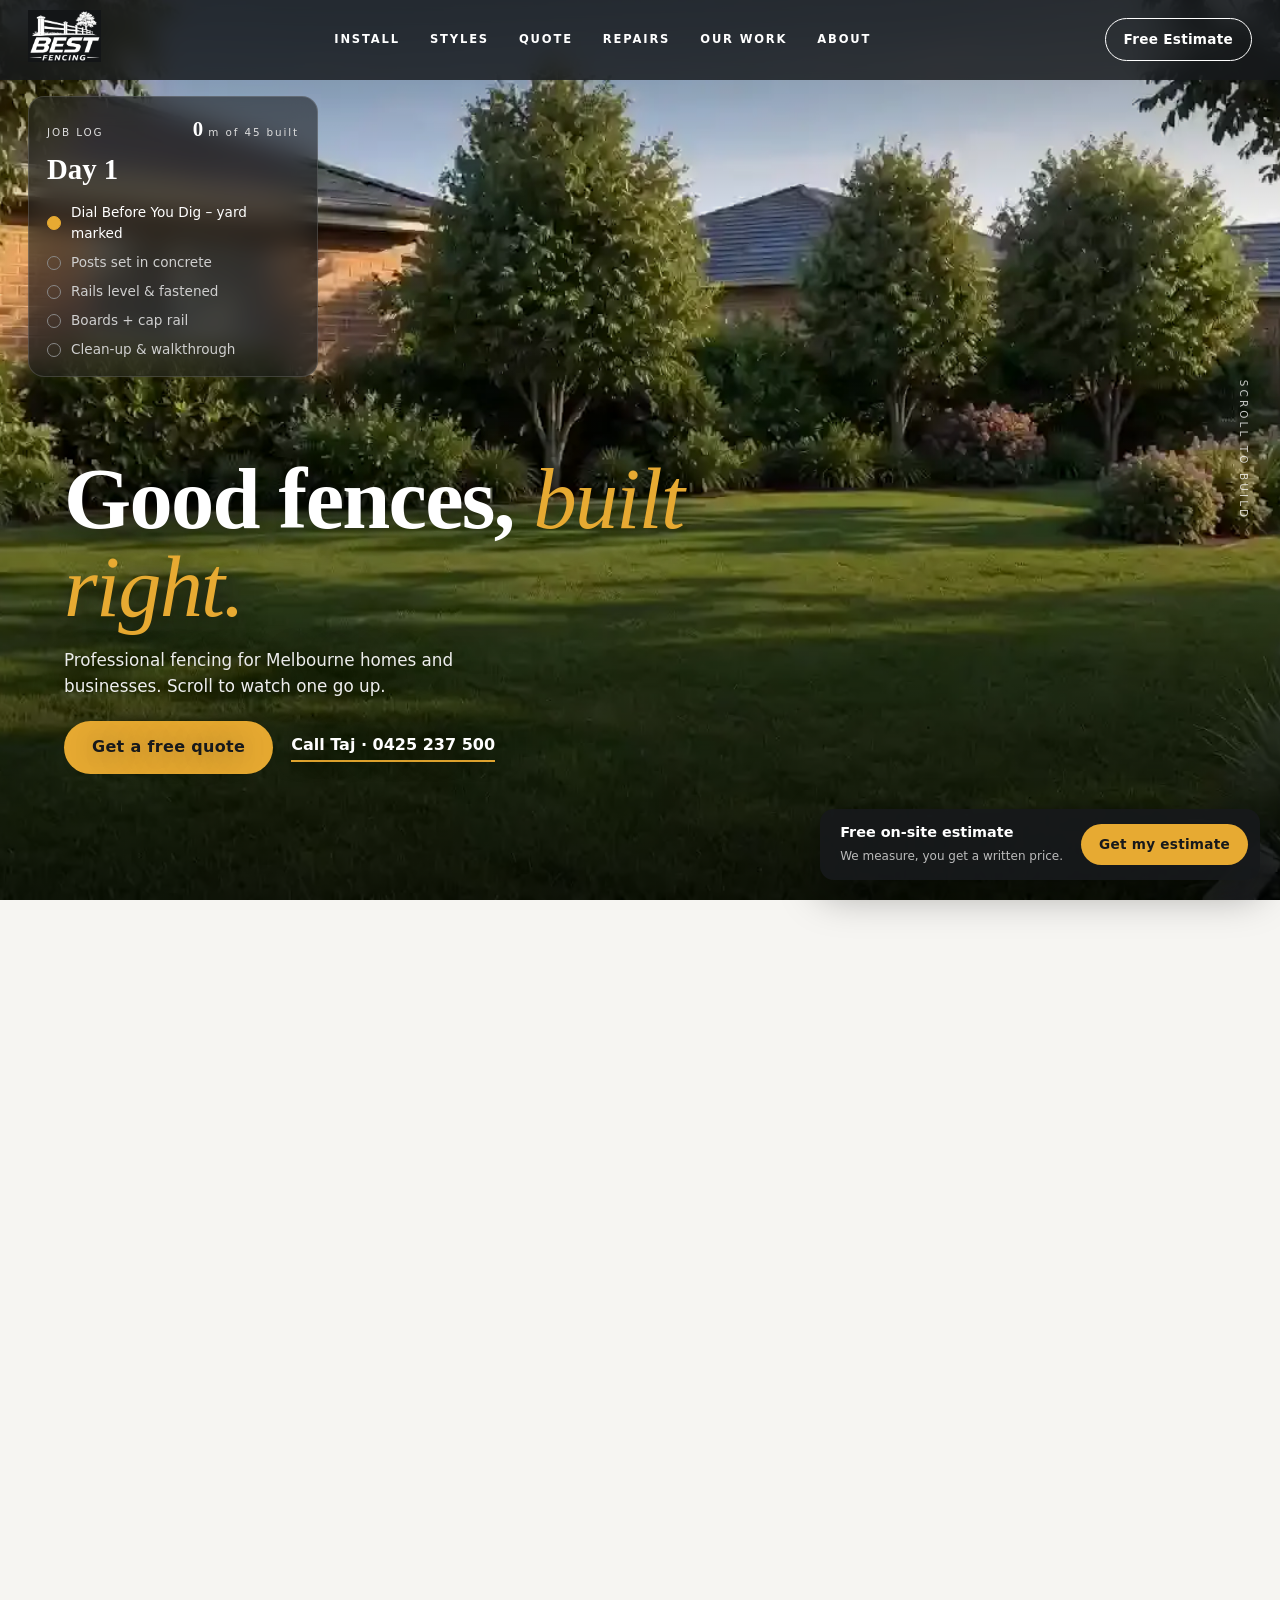
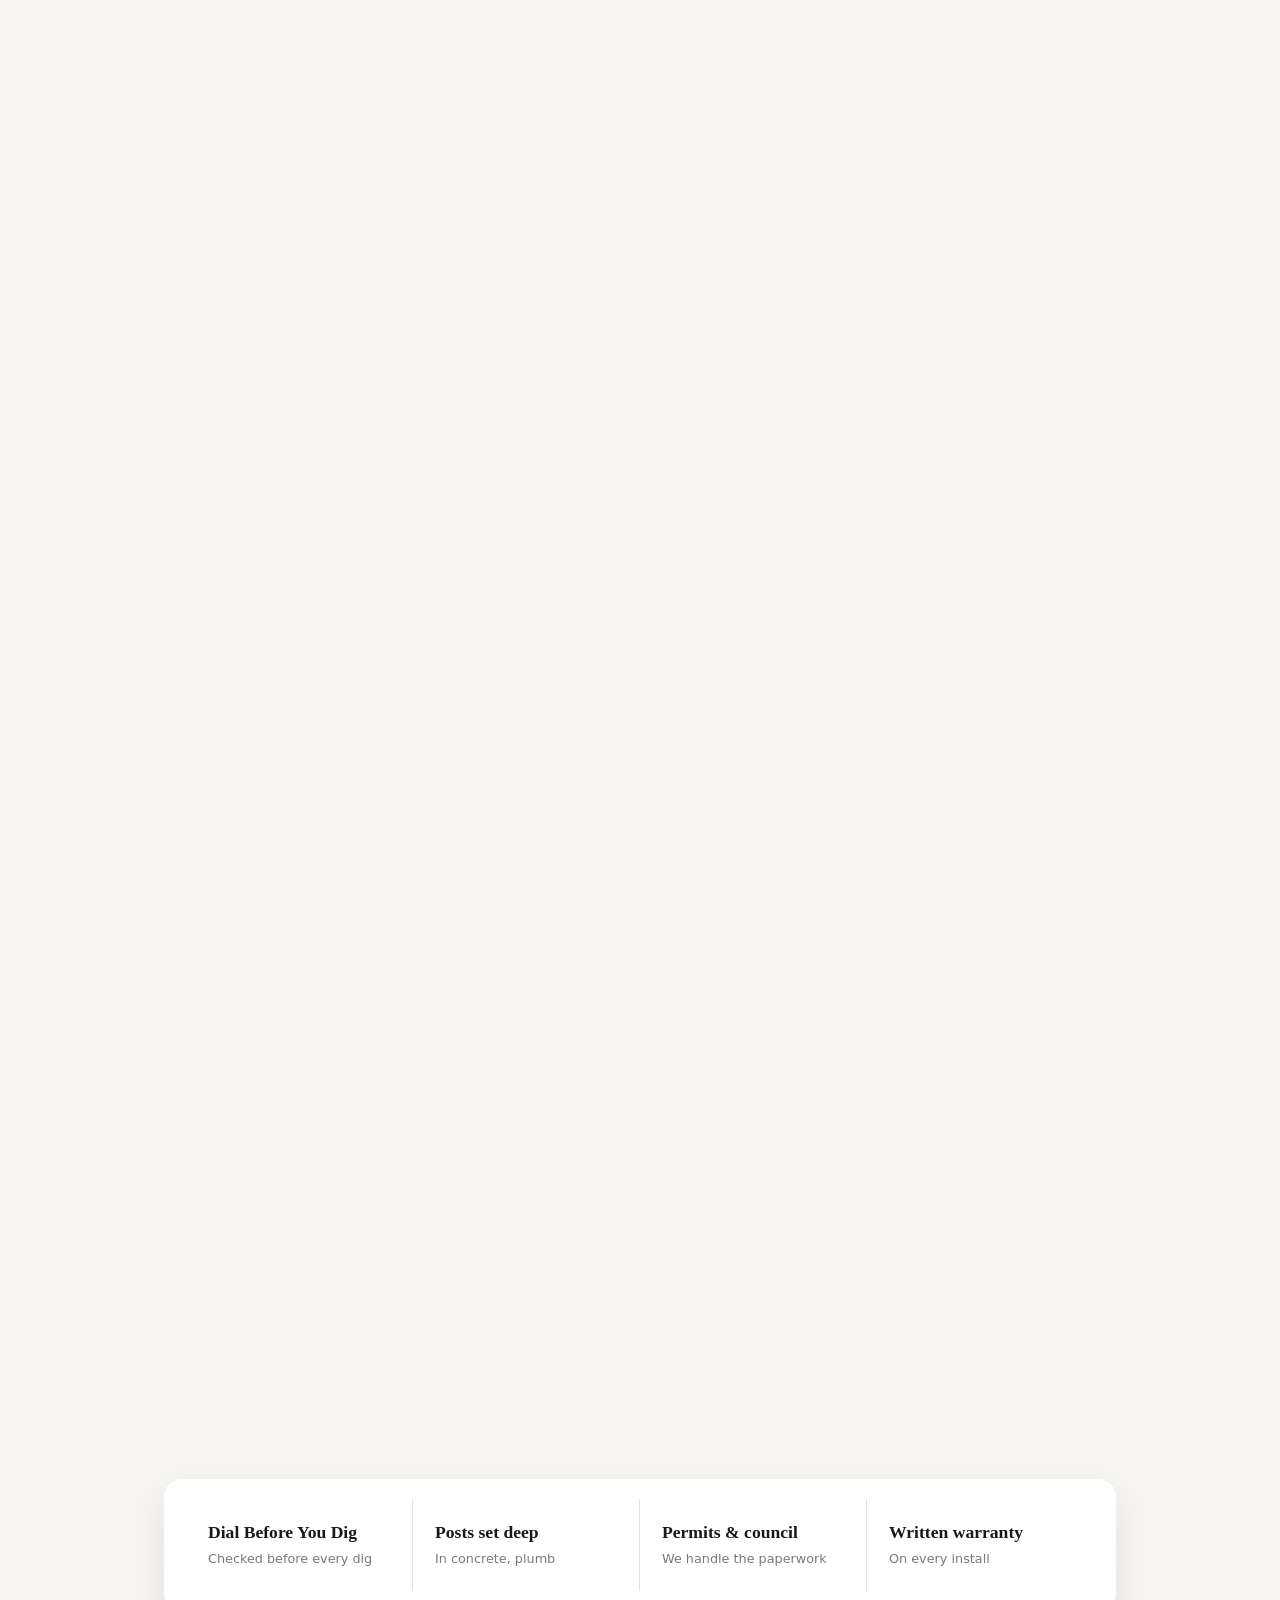
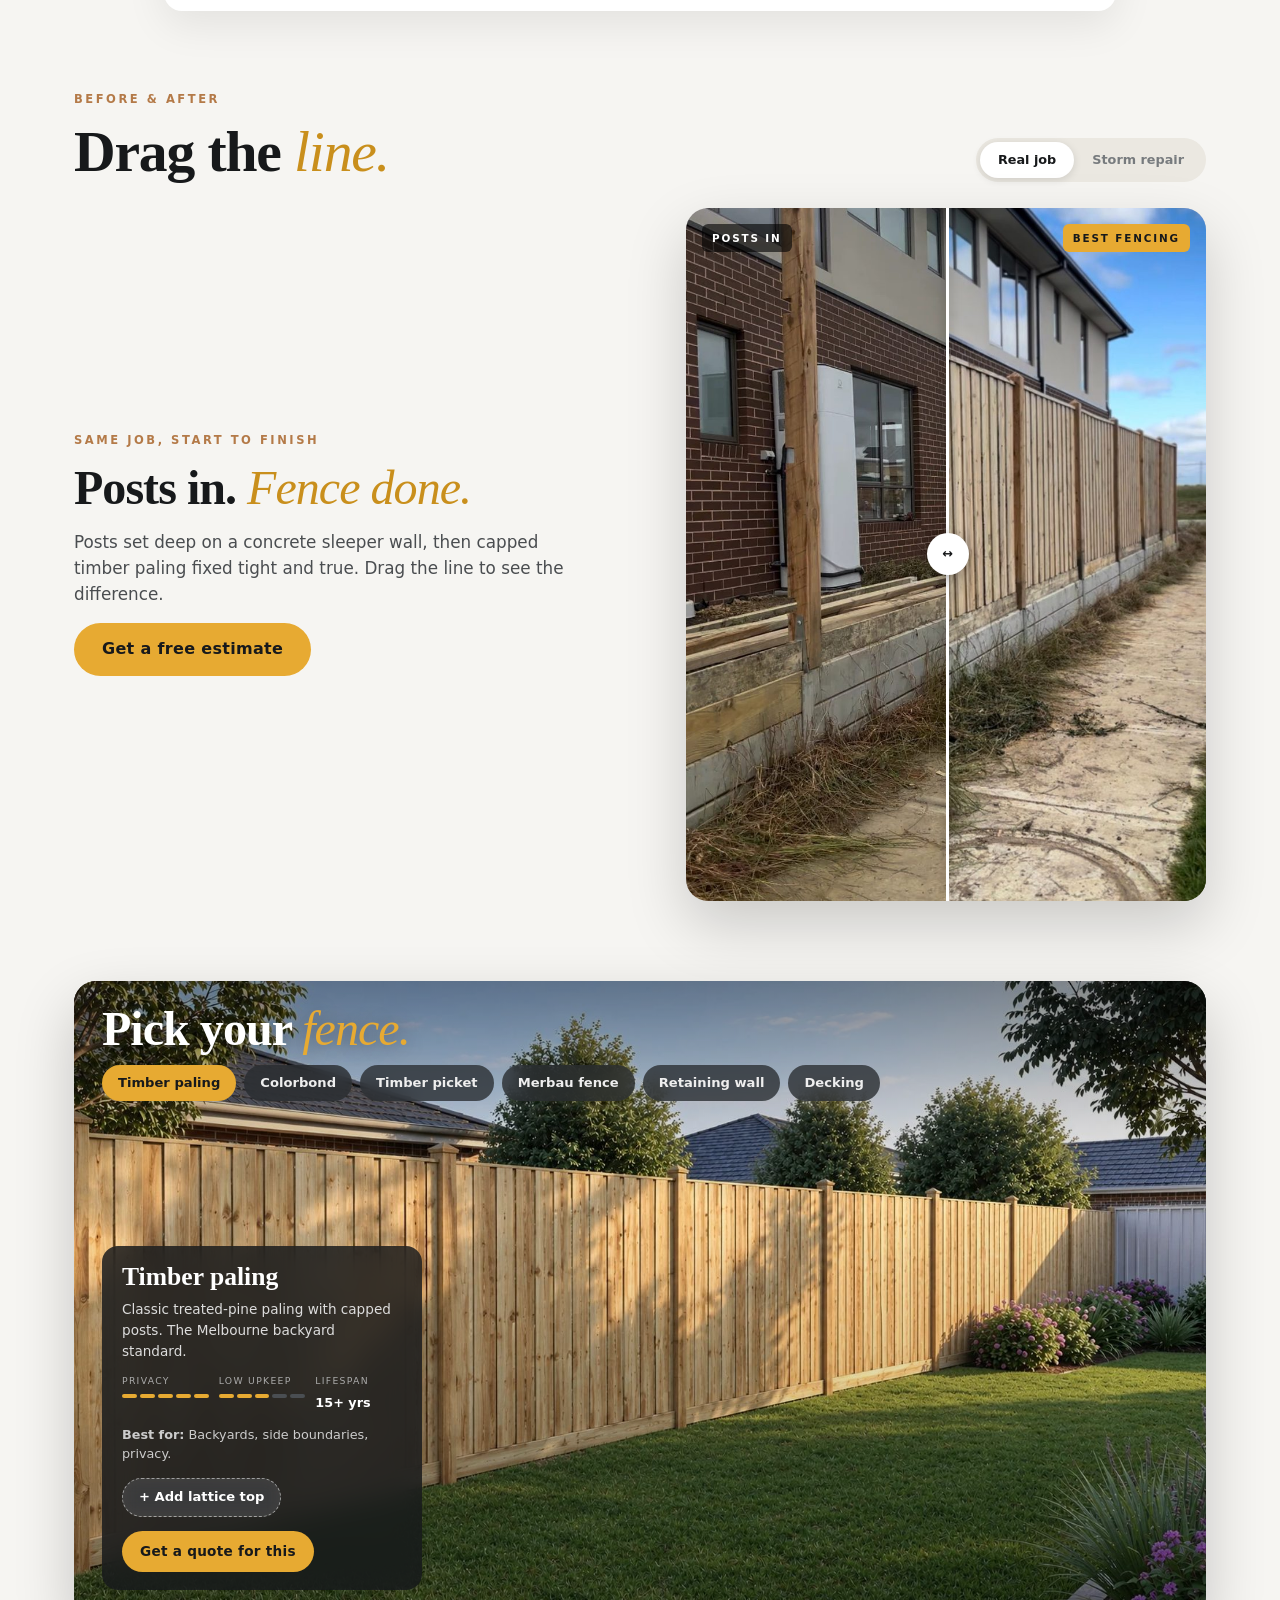
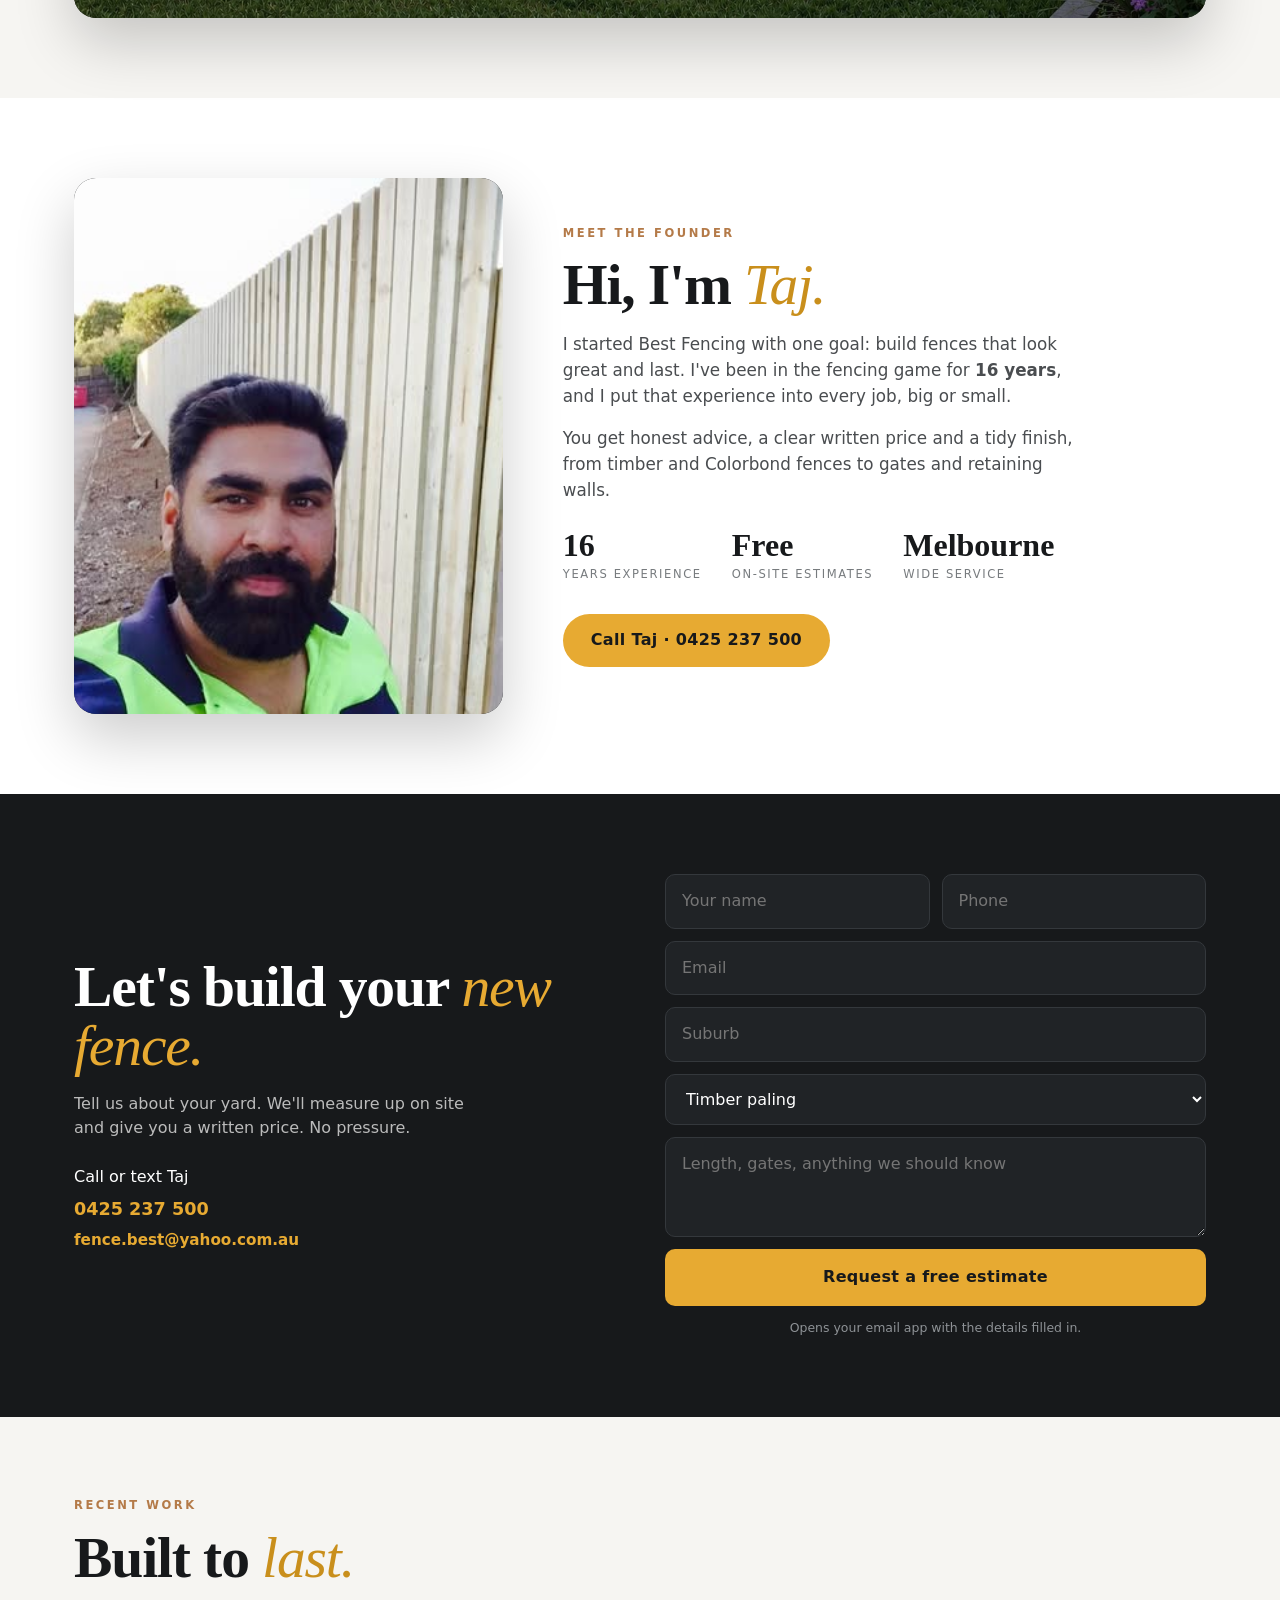
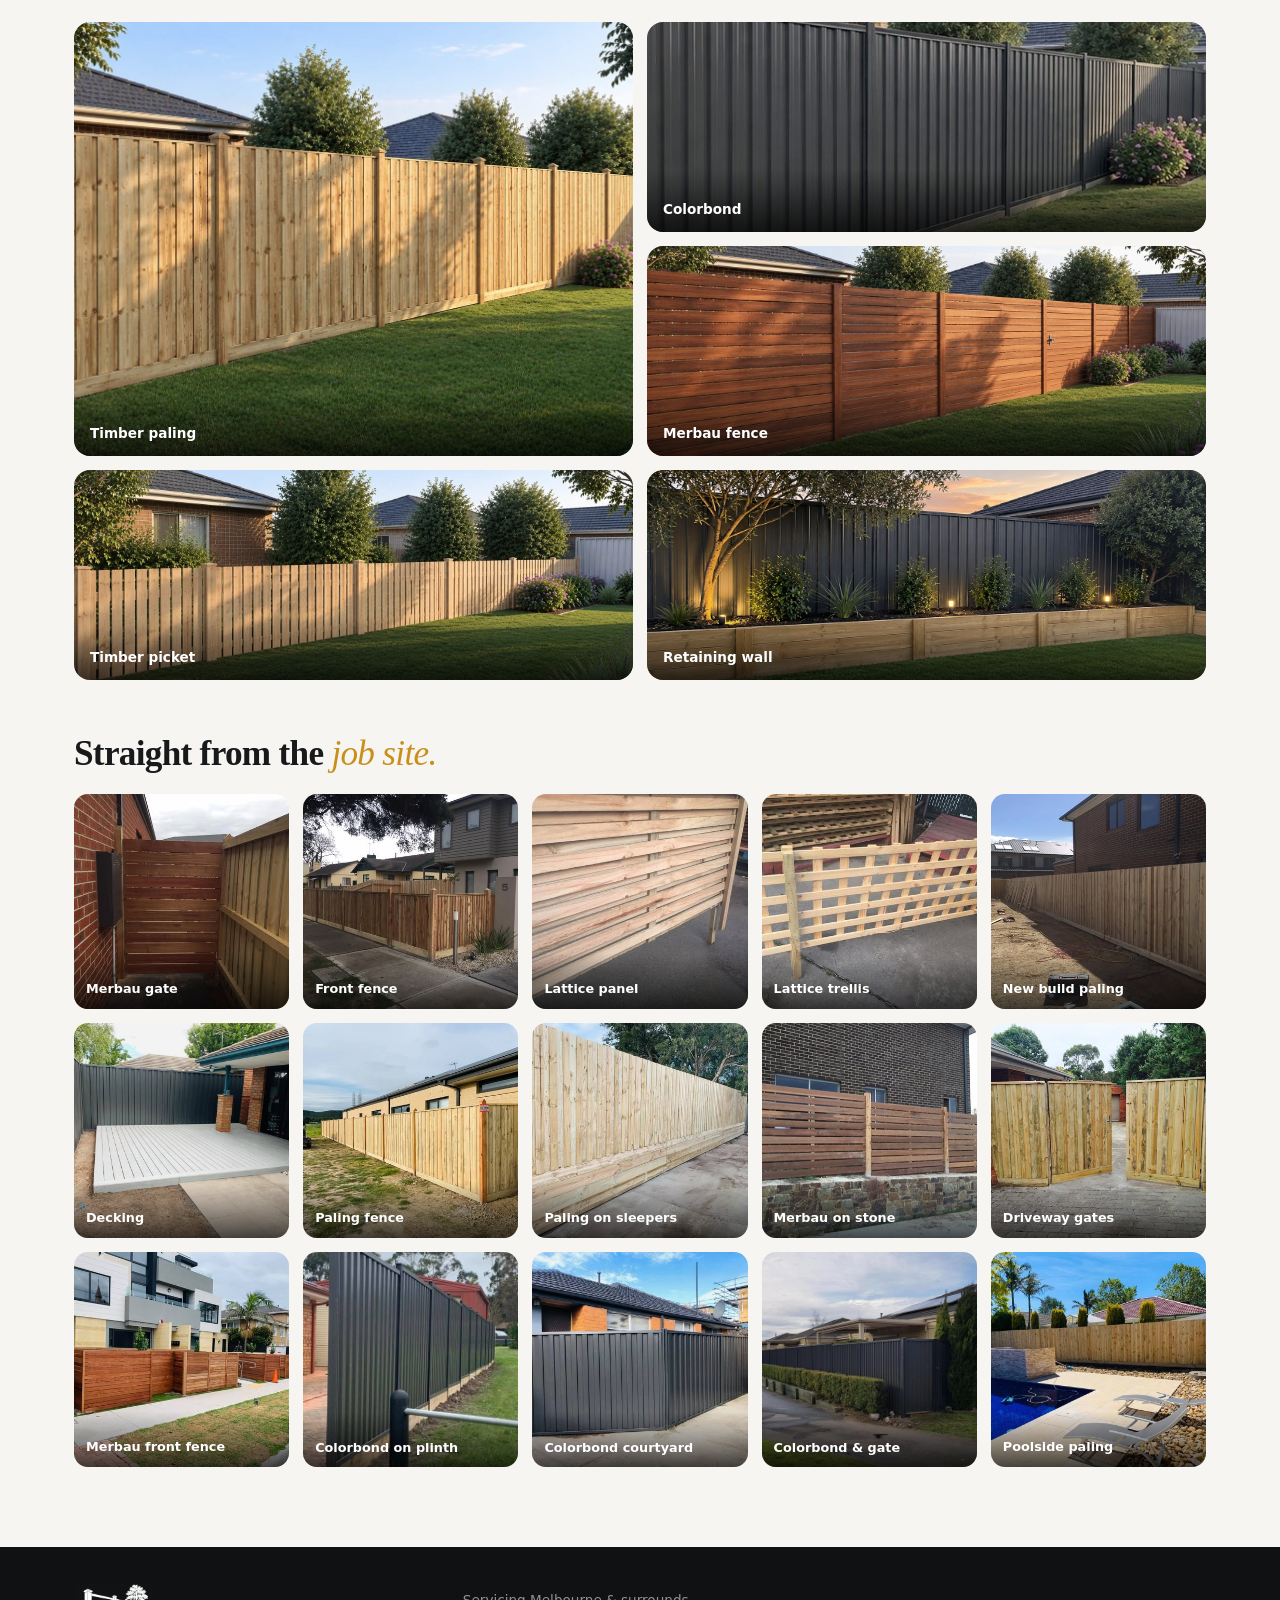
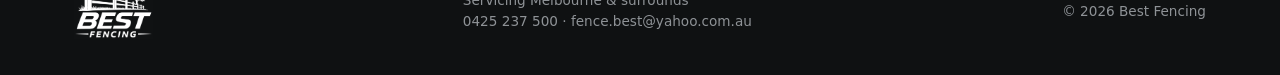
<file: index.html>
<!DOCTYPE html>
<html lang="en">
<head>
<meta charset="utf-8">
<meta name="viewport" content="width=device-width, initial-scale=1">
<title>Best Fencing | Quality Fencing Melbourne</title>
<meta name="description" content="Best Fencing – timber, Colorbond, front fencing and retaining walls for Melbourne homes and businesses. Contact Taj for a free on-site quote.">
<style>
:root{
  --charcoal:#17191B; --ink:#0f1112; --white:#fff; --gold:#E7AA32; --gold-dark:#c98f1c;
  --timber:#B47A48; --grey:#777B7E; --paper:#f6f5f2; --line:#e4e2dc;
  --serif:Georgia,"Times New Roman",serif;
  --sans:"Segoe UI",system-ui,-apple-system,Helvetica,Arial,sans-serif;
}
*{box-sizing:border-box;margin:0;padding:0}
html{scroll-behavior:smooth}
body{font-family:var(--sans);color:var(--charcoal);background:var(--paper);line-height:1.55;-webkit-font-smoothing:antialiased}
a{color:inherit;text-decoration:none}
button{font:inherit;cursor:pointer}
svg{display:block;width:100%;height:100%}
.wrap{max-width:1180px;margin:0 auto;padding:0 24px}
.serif{font-family:var(--serif);font-weight:700;letter-spacing:-.02em;line-height:1.02}
.serif em{font-style:italic;color:var(--gold-dark);font-weight:400}
.eyebrow{font-size:.72rem;letter-spacing:.22em;text-transform:uppercase;color:var(--timber);font-weight:700;margin-bottom:14px}
.btn{display:inline-block;background:var(--gold);color:var(--charcoal);font-weight:800;border:0;border-radius:999px;padding:14px 28px;transition:.2s;letter-spacing:.02em}
.btn:hover{background:var(--gold-dark);transform:translateY(-2px)}
.btn.sm{padding:10px 18px;font-size:.85rem}
.btn.line{background:transparent;border:1.5px solid currentColor;color:inherit}
.btn.line:hover{background:rgba(255,255,255,.12);transform:none}

/* NAV */
.nav{position:fixed;top:0;left:0;right:0;z-index:80;display:flex;align-items:center;justify-content:space-between;
  padding:10px 28px;background:rgba(23,25,27,.82);backdrop-filter:blur(10px);color:#fff}
.nav .logo img{height:52px;width:auto;filter:invert(1);mix-blend-mode:screen}
.nav ul{display:flex;gap:30px;list-style:none;font-size:.72rem;font-weight:700;letter-spacing:.16em;text-transform:uppercase}
.nav ul a:hover{color:var(--gold)}
.nav .right{display:flex;gap:14px;align-items:center}
.nav .btn.line{color:#fff}
.burger{display:none;background:none;border:0;color:#fff;font-size:1.7rem}

/* STICKY ESTIMATE PILL */
.est{position:fixed;right:20px;bottom:20px;z-index:90;display:flex;align-items:center;gap:18px;background:rgba(23,25,27,.94);color:#fff;
  padding:12px 12px 12px 20px;border-radius:14px;box-shadow:0 14px 40px rgba(0,0,0,.35)}
.est b{display:block;font-size:.9rem}
.est span{font-size:.75rem;color:#bbb}

/* HERO (scroll-scrubbed build) */
.hero{height:520vh;position:relative}
.hero .stick{position:sticky;top:0;height:100vh;height:100svh;overflow:hidden;background:#1a2a12}
#heroCv{position:absolute;inset:0;width:100%;height:100%;background:#2d4a1e}
.hero::after{content:"";position:absolute}
.shade{position:absolute;inset:0;background:linear-gradient(180deg,rgba(0,0,0,.4),transparent 28%,rgba(0,0,0,.15) 45%,rgba(0,0,0,.72));pointer-events:none}
.card-day{position:absolute;left:28px;top:96px;width:290px;background:rgba(23,25,27,.58);backdrop-filter:blur(14px);border:1px solid rgba(255,255,255,.15);
  color:#fff;border-radius:16px;padding:16px 18px}
.card-day .top{display:flex;justify-content:space-between;align-items:baseline;font-size:.65rem;letter-spacing:.18em;color:#ddd}
.card-day .top b{font-family:var(--serif);font-size:1.3rem;letter-spacing:0;color:#fff}
.card-day h4{font-family:var(--serif);font-size:1.8rem;margin:2px 0 10px}
.card-day ul{list-style:none;display:grid;gap:8px;font-size:.85rem;color:#cfcfcf}
.card-day li{display:flex;gap:10px;align-items:center;transition:.3s}
.card-day li::before{content:"";width:12px;height:12px;border-radius:50%;border:1.5px solid #888;flex:none}
.card-day li.on{color:#fff}
.card-day li.on::before{background:var(--gold);border-color:var(--gold)}
.card-day li.done::before{background:var(--gold);border-color:var(--gold);opacity:.55}
.headline{position:absolute;left:5vw;bottom:14vh;max-width:min(640px,88vw);color:#fff;text-shadow:0 2px 30px rgba(0,0,0,.5)}
.headline h1{font-size:clamp(2.6rem,7vw,5.4rem);transition:opacity .35s,transform .35s}
.headline h1 em{color:var(--gold)}
.headline p{margin:16px 0 22px;max-width:480px;color:#eee;font-size:1.05rem;transition:opacity .35s}
.headline .row{display:flex;gap:12px;flex-wrap:wrap;align-items:center}
.headline .row small{color:#ddd}
.swap{opacity:0;transform:translateY(14px)}
.scrollhint{position:absolute;right:28px;top:50%;transform:translateY(-50%);writing-mode:vertical-rl;color:#fff;font-size:.65rem;letter-spacing:.3em;text-transform:uppercase;opacity:.75}

/* TRUST */
.trust{max-width:1000px;margin:-1px auto 0;padding:0 24px;transform:translateY(-34px);position:relative;z-index:5}
.trust .in{display:grid;grid-template-columns:repeat(4,1fr);background:#fff;border:1px solid var(--line);border-radius:18px;box-shadow:0 14px 40px rgba(0,0,0,.08)}
.trust div{padding:20px 22px;border-right:1px solid var(--line)}
.trust div:last-child{border:0}
.trust b{font-family:var(--serif);font-size:1.1rem;display:block}
.trust span{font-size:.8rem;color:var(--grey)}

section.s{padding:80px 0}
h2.serif{font-size:clamp(2.2rem,5vw,3.6rem)}

/* DRAG THE LINE */
.dl-head{display:flex;justify-content:space-between;align-items:flex-end;margin-bottom:26px;gap:20px;flex-wrap:wrap}
.toggle{display:inline-flex;background:#ebe8e1;border-radius:999px;padding:4px}
.toggle button{border:0;background:none;padding:8px 18px;border-radius:999px;font-size:.8rem;font-weight:700;color:var(--grey)}
.toggle button.on{background:#fff;color:var(--charcoal);box-shadow:0 2px 8px rgba(0,0,0,.12)}
.ba{position:relative;aspect-ratio:16/8.6;border-radius:22px;overflow:hidden;user-select:none;touch-action:pan-y;cursor:ew-resize;box-shadow:0 24px 60px rgba(0,0,0,.18)}
.ba .layer{position:absolute;inset:0}
.ba .after{clip-path:inset(0 0 0 50%)}
.ba-row{display:block}
.ba-row.photo{display:grid;grid-template-columns:1fr 520px;gap:60px;align-items:center}
.ba-row:not(.photo) .ba-side{display:none}
.ba.photo{aspect-ratio:3/4}
.ba:not(.photo){aspect-ratio:4/3;max-width:860px;margin:0 auto}
@media(max-width:900px){.ba-row.photo{grid-template-columns:1fr;gap:30px}.ba.photo{max-width:520px;width:100%;margin:0 auto}.ba-side{order:2}}
.ba .lbl{position:absolute;top:16px;background:rgba(0,0,0,.6);color:#fff;font-size:.65rem;letter-spacing:.18em;padding:6px 10px;border-radius:6px;font-weight:700}
.ba .lbl.l{left:16px}.ba .lbl.r{right:16px;background:var(--gold);color:var(--charcoal)}
.ba .handle{position:absolute;top:0;bottom:0;left:50%;width:3px;background:#fff;box-shadow:0 0 12px rgba(0,0,0,.4)}
.ba .handle i{position:absolute;top:50%;left:50%;width:42px;height:42px;margin:-21px;border-radius:50%;background:#fff;box-shadow:0 4px 16px rgba(0,0,0,.35);display:grid;place-items:center;font-style:normal;font-size:.8rem;font-weight:900;color:var(--charcoal)}

/* PICK YOUR FENCE */
.pick{position:relative;aspect-ratio:16/9;min-height:520px;border-radius:22px;overflow:hidden;box-shadow:0 24px 60px rgba(0,0,0,.2);background:#222}
.pick .sv{position:absolute;inset:0;transition:opacity .4s}
.pick::after{content:'';position:absolute;inset:0;background:linear-gradient(180deg,rgba(0,0,0,.45),transparent 35%,rgba(0,0,0,.25));pointer-events:none;z-index:2}
.pick .pills{position:absolute;left:28px;top:84px;display:flex;gap:8px;flex-wrap:wrap;z-index:3;max-width:90%}
.pick h2{position:absolute;left:28px;top:24px;color:#fff;z-index:3;font-size:clamp(2rem,4vw,3rem);text-shadow:0 2px 20px rgba(0,0,0,.4)}
.pill{border:0;border-radius:999px;padding:8px 16px;font-size:.82rem;font-weight:700;background:rgba(40,44,48,.78);color:#eee;backdrop-filter:blur(8px)}
.pill.on{background:var(--gold);color:var(--charcoal)}
.fcard{position:absolute;left:28px;bottom:28px;width:320px;background:rgba(23,25,27,.82);backdrop-filter:blur(14px);color:#fff;border-radius:16px;padding:18px 20px;z-index:3}
.fcard .t{display:flex;justify-content:space-between;gap:12px}
.fcard h3{font-family:var(--serif);font-size:1.6rem;line-height:1.05}
.fcard .pr{white-space:nowrap;text-align:right;font-family:var(--serif);font-size:1.5rem}
.fcard .pr small{display:block;font-family:var(--sans);font-size:.6rem;letter-spacing:.14em;color:#bbb}
.fcard p{font-size:.85rem;color:#ddd;margin:8px 0 12px}
.meters{display:grid;grid-template-columns:repeat(3,1fr);gap:10px;margin-bottom:12px;font-size:.58rem;letter-spacing:.14em;color:#aaa}
.bar{display:flex;gap:3px;margin-top:5px}
.bar i{height:4px;flex:1;background:#4a4e52;border-radius:2px}
.bar i.on{background:var(--gold)}
.meters b{color:#fff;font-size:.8rem;letter-spacing:0;display:block;margin-top:4px}
.fcard .best{font-size:.8rem;color:#ccc;margin-bottom:14px}
.fcard .foot{display:flex;align-items:center;gap:12px}
.fcard .foot small{color:#999;font-size:.7rem}

.pill.add{background:rgba(255,255,255,.14);color:#fff;border:1px dashed rgba(255,255,255,.5)}
.pill.add.on{background:var(--gold);color:var(--charcoal);border-style:solid;border-color:var(--gold)}
.pill.addon small{font-weight:500;opacity:.7;margin-left:6px}
.pill:disabled{opacity:.4;cursor:not-allowed}
/* ESTIMATOR */
.pricing{background:#fff}
.pr-grid{display:grid;grid-template-columns:1.15fr .85fr;gap:30px;margin-top:40px;align-items:stretch}
.pr-left{background:var(--paper);border-radius:22px;padding:26px;border:1px solid var(--line)}
.pr-left .prev{aspect-ratio:16/6.5;border-radius:14px;overflow:hidden;margin-bottom:20px}
.pr-left label{display:block;font-size:.65rem;letter-spacing:.18em;color:var(--grey);font-weight:700;text-transform:uppercase;margin:16px 0 8px}
.pr-left .pills{display:flex;gap:8px;flex-wrap:wrap}
.pr-left .pill{background:#e8e5de;color:#444;backdrop-filter:none}
.pr-left .pill.on{background:var(--gold);color:var(--charcoal)}
.len{display:flex;justify-content:space-between;align-items:center}
.len b{font-family:var(--serif);font-size:1.6rem}
input[type=range]{width:100%;accent-color:var(--gold-dark);margin-top:6px}
.stepper{display:inline-flex;align-items:center;gap:14px;font-weight:800}
.stepper button{width:34px;height:34px;border-radius:50%;border:1.5px solid #bbb;background:#fff;font-size:1.1rem}
.res{background:var(--charcoal);color:#fff;border-radius:22px;padding:30px;display:flex;flex-direction:column}
.res .k{font-size:.62rem;letter-spacing:.2em;color:var(--gold);font-weight:700;text-transform:uppercase}
.res .big{font-family:var(--serif);font-size:clamp(2.2rem,4.5vw,3.2rem);margin:10px 0 4px;line-height:1}
.res .sub{font-size:.85rem;color:#aaa;padding-bottom:20px;border-bottom:1px solid #34383c}
.res .stats{display:grid;grid-template-columns:repeat(3,1fr);gap:10px;padding:20px 0;border-bottom:1px solid #34383c}
.res .stats b{font-family:var(--serif);font-size:1.8rem;display:block}
.res .stats span{font-size:.7rem;color:#aaa;letter-spacing:.1em;text-transform:uppercase}
.res .blurb{padding:18px 0;color:#ddd;font-size:.92rem;flex:1}
.res .btn{text-align:center;width:100%}
.res small{display:block;margin-top:14px;font-size:.72rem;color:#8e9296}

.gal{display:grid;grid-template-columns:repeat(4,1fr);grid-auto-rows:210px;gap:14px;margin-top:34px}
.gal figure{position:relative;border-radius:16px;overflow:hidden;background:#222}
.gal .g1{grid-column:span 2;grid-row:span 2}
.gal .g2{grid-column:span 2}
.gal .g3{grid-column:span 4}
.gal img{width:100%;height:100%;object-fit:cover;transition:transform .5s}
.gal figure:hover img{transform:scale(1.05)}
.gal figcaption{position:absolute;left:0;right:0;bottom:0;padding:30px 16px 12px;color:#fff;font-weight:700;font-size:.85rem;background:linear-gradient(0deg,rgba(0,0,0,.7),transparent)}
@media(max-width:640px){.gal{grid-template-columns:1fr 1fr;grid-auto-rows:150px}.gal .g1{grid-column:span 2;grid-row:span 2}.gal .g3{grid-column:span 2}}
.sub{font-size:clamp(1.6rem,3vw,2.2rem);margin:56px 0 0}
.gal2{display:grid;grid-template-columns:repeat(5,1fr);gap:14px;margin-top:22px}
.gal2 figure{position:relative;border-radius:14px;overflow:hidden;aspect-ratio:1;background:#222}
.gal2 img{width:100%;height:100%;object-fit:cover;transition:transform .5s}
.gal2 figure:hover img{transform:scale(1.06)}
.gal2 figcaption{position:absolute;left:0;right:0;bottom:0;padding:26px 12px 10px;color:#fff;font-weight:700;font-size:.8rem;background:linear-gradient(0deg,rgba(0,0,0,.7),transparent)}
@media(max-width:900px){.gal2{grid-template-columns:repeat(3,1fr)}}
@media(max-width:640px){.gal2{grid-template-columns:1fr 1fr}.gal2 figure:last-child{grid-column:span 2;aspect-ratio:2/1}}
.callus{color:#fff;font-weight:700;margin-left:6px;border-bottom:2px solid var(--gold);padding-bottom:2px}
.about{background:#fff}
.about-grid{display:grid;grid-template-columns:.8fr 1.2fr;gap:60px;align-items:center}
.portrait{position:relative;aspect-ratio:4/5;border-radius:22px;overflow:hidden;background:var(--charcoal);box-shadow:0 24px 60px rgba(0,0,0,.2)}
.portrait img{position:absolute;inset:0;width:100%;height:100%;object-fit:cover;object-position:50% 30%;z-index:1}
.portrait .initial{position:absolute;inset:0;display:grid;place-items:center;font-family:var(--serif);font-size:8rem;color:var(--gold)}
.lead2{color:#4a4d50;margin:16px 0;font-size:1.05rem;max-width:520px}
.facts{display:flex;gap:30px;margin:26px 0 28px;flex-wrap:wrap}
.facts b{display:block;font-family:var(--serif);font-size:2rem;line-height:1}
.facts span{font-size:.72rem;letter-spacing:.14em;text-transform:uppercase;color:var(--grey)}
@media(max-width:900px){.about-grid{grid-template-columns:1fr;gap:34px}.portrait{max-width:380px}}
/* QUOTE */
.quote{background:var(--charcoal);color:#fff}
.quote .grid{display:grid;grid-template-columns:1fr 1fr;gap:50px;align-items:center}
.quote h2 em{color:var(--gold)}
.quote p.lead{color:#bbb;margin:16px 0 24px;max-width:420px}
.quote .contact a{display:block;font-size:1.1rem;font-weight:700;color:var(--gold);margin-top:6px}
form{display:grid;grid-template-columns:1fr 1fr;gap:12px}
form .full{grid-column:1/-1}
input,select,textarea{width:100%;padding:14px 16px;border-radius:10px;border:1.5px solid #34383c;background:#202326;color:#fff;font:inherit}
input:focus,select:focus,textarea:focus{outline:none;border-color:var(--gold)}
textarea{min-height:100px;resize:vertical}
form .btn{width:100%;border-radius:10px;padding:16px}
.note{grid-column:1/-1;font-size:.78rem;color:#8e9296;text-align:center}

footer{background:var(--ink);color:#8e9296;padding:36px 0;font-size:.85rem}
footer .wrap{display:flex;justify-content:space-between;align-items:center;flex-wrap:wrap;gap:16px}
footer img{height:56px;filter:invert(1);mix-blend-mode:screen}

.reveal{opacity:0;transform:translateY(28px);transition:opacity .7s,transform .7s}
.reveal.in{opacity:1;transform:none}

@media(max-width:900px){
  .nav ul{display:none;position:absolute;top:100%;left:0;right:0;background:var(--charcoal);flex-direction:column;padding:20px 28px;gap:18px}
  .nav ul.open{display:flex}
  .burger{display:block}
  .nav .right .btn{display:none}
  .trust .in{grid-template-columns:1fr 1fr}
  .trust div:nth-child(2){border-right:0}
  .trust div:nth-child(-n+2){border-bottom:1px solid var(--line)}
  .pr-grid,.quote .grid{grid-template-columns:1fr}
  .card-day{width:230px;top:84px;left:14px}
  .scrollhint{display:none}
}
@media(max-width:640px){
  .nav{padding:8px 16px}
  .hero{height:460vh}
  .card-day{display:none}
  .headline{left:20px;bottom:18vh}
  .est{left:12px;right:12px;bottom:12px;justify-content:space-between;padding:8px 8px 8px 16px}
  .est span:not(.btn){display:none}
  .pick{aspect-ratio:auto;height:640px}
  .pick .pills{top:76px;left:16px}
  .pick h2{left:16px}
  .fcard{left:12px;right:12px;bottom:12px;width:auto}
  .ba{aspect-ratio:4/5}
  form{grid-template-columns:1fr}
  section.s{padding:60px 0}
  .res .stats b{font-size:1.4rem}
}
@media(prefers-reduced-motion:reduce){html{scroll-behavior:auto}.reveal{opacity:1;transform:none}}
</style>
</head>
<body>

<header class="nav">
  <a href="#top" class="logo" aria-label="Best Fencing"><img src="images/logo.png" alt="Best Fencing"></a>
  <ul id="menu">
    <li><a href="#install">Install</a></li>
    <li><a href="#styles">Styles</a></li>
    <li><a href="#quote">Quote</a></li>
    <li><a href="#repairs">Repairs</a></li>
    <li><a href="#work">Our Work</a></li>
    <li><a href="#about">About</a></li>
  </ul>
  <div class="right">
    <a href="#quote" class="btn line sm">Free Estimate</a>
    <button class="burger" id="burger" aria-label="Menu">&#9776;</button>
  </div>
</header>

<a class="est" href="#quote" id="estPill">
  <div><b>Free on-site estimate</b><span>We measure, you get a written price.</span></div>
  <span class="btn sm" style="color:#17191B">Get my estimate</span>
</a>

<main id="top">

<!-- HERO: scroll to build the fence -->
<section class="hero" id="install">
  <div class="stick">
    <canvas id="heroCv"></canvas>
    <div class="shade"></div>
    <div class="card-day">
      <div class="top"><span>JOB LOG</span><span><b id="ftN">0</b> m of 45 built</span></div>
      <h4 id="dayT">Day 1</h4>
      <ul id="steps">
        <li>Dial Before You Dig – yard marked</li>
        <li>Posts set in concrete</li>
        <li>Rails level &amp; fastened</li>
        <li>Boards + cap rail</li>
        <li>Clean-up &amp; walkthrough</li>
      </ul>
    </div>
    <div class="headline">
      <h1 class="serif" id="hTitle">Good fences, <em>built right.</em></h1>
      <p id="hSub">Professional fencing for Melbourne homes and businesses. Scroll to watch one go up.</p>
      <div class="row"><a href="#quote" class="btn">Get a free quote</a><a href="tel:0425237500" class="callus">Call Taj · 0425 237 500</a></div>
    </div>
    <div class="scrollhint">Scroll to build</div>
  </div>
</section>

<div class="trust reveal"><div class="in">
  <div><b>Dial Before You Dig</b><span>Checked before every dig</span></div>
  <div><b>Posts set deep</b><span>In concrete, plumb</span></div>
  <div><b>Permits &amp; council</b><span>We handle the paperwork</span></div>
  <div><b>Written warranty</b><span>On every install</span></div>
</div></div>

<!-- DRAG THE LINE -->
<section class="s" id="repairs">
  <div class="wrap">
    <div class="dl-head reveal">
      <div><p class="eyebrow">Before &amp; after</p><h2 class="serif">Drag the <em>line.</em></h2></div>
      <div class="toggle" id="baToggle"><button data-m="new" class="on">Real job</button><button data-m="repair">Storm repair</button></div>
    </div>
    <div class="ba-row photo" id="baRow">
    <div class="ba-side" id="baSide">
      <p class="eyebrow">Same job, start to finish</p>
      <h3 class="serif" style="font-size:clamp(2rem,4vw,3rem)">Posts in. <em>Fence done.</em></h3>
      <p class="lead2">Posts set deep on a concrete sleeper wall, then capped timber paling fixed tight and true. Drag the line to see the difference.</p>
      <a href="#quote" class="btn">Get a free estimate</a>
    </div>
    <div class="ba reveal" id="ba">
      <div class="layer" id="baBefore"></div>
      <div class="layer after" id="baAfter"></div>
      <span class="lbl l" id="baL">AFTER THE STORM</span><span class="lbl r">BEST FENCING</span>
      <div class="handle" id="baHandle"><i>&#8596;</i></div>
    </div>
    </div>
  </div>
</section>

<!-- PICK YOUR FENCE -->
<section class="s" id="styles" style="padding-top:0">
  <div class="wrap">
    <div class="pick reveal" id="pick">
      <div class="sv" id="pickSv"></div>
      <h2 class="serif">Pick your <em style="color:var(--gold)">fence.</em></h2>
      <div class="pills" id="pickPills"></div>
      <div class="fcard">
        <div class="t"><h3 id="fName"></h3></div>
        <p id="fDesc"></p>
        <div class="meters">
          <div>PRIVACY<div class="bar" id="mPriv"></div></div>
          <div>LOW UPKEEP<div class="bar" id="mUp"></div></div>
          <div>LIFESPAN<b id="mLife"></b></div>
        </div>
        <div class="best" id="fBest"></div>
        <div id="pkAdd" style="margin-bottom:14px"><button class="pill add" id="pkLat">+ Add lattice top</button></div>
        <div class="foot"><button class="btn sm" id="priceThis">Get a quote for this</button></div>
      </div>
    </div>
  </div>
</section>

<!-- ABOUT -->
<section class="s about" id="about">
  <div class="wrap about-grid">
    <div class="portrait reveal">
      <img src="images/taj.jpg" alt="Taj, founder of Best Fencing" onerror="this.remove()">
      <span class="initial">T</span>
    </div>
    <div class="reveal">
      <p class="eyebrow">Meet the founder</p>
      <h2 class="serif">Hi, I'm <em>Taj.</em></h2>
      <p class="lead2">I started Best Fencing with one goal: build fences that look great and last. I've been in the fencing game for <b>16 years</b>, and I put that experience into every job, big or small.</p>
      <p class="lead2">You get honest advice, a clear written price and a tidy finish, from timber and Colorbond fences to gates and retaining walls.</p>
      <div class="facts">
        <div><b>16</b><span>Years experience</span></div>
        <div><b>Free</b><span>On-site estimates</span></div>
        <div><b>Melbourne</b><span>Wide service</span></div>
      </div>
      <a href="tel:0425237500" class="btn">Call Taj · 0425 237 500</a>
    </div>
  </div>
</section>

<!-- QUOTE -->
<section class="s quote" id="quote">
  <div class="wrap grid">
    <div class="reveal">
      <h2 class="serif">Let's build your <em>new fence.</em></h2>
      <p class="lead">Tell us about your yard. We'll measure up on site and give you a written price. No pressure.</p>
      <div class="contact">Call or text Taj<a href="tel:0425237500">0425 237 500</a><a href="mailto:fence.best@yahoo.com.au" style="font-size:.95rem">fence.best@yahoo.com.au</a></div>
    </div>
    <form id="qf" class="reveal">
      <input name="name" placeholder="Your name" required>
      <input name="phone" type="tel" placeholder="Phone" required>
      <input name="email" type="email" placeholder="Email" class="full" required>
      <input name="suburb" placeholder="Suburb" class="full">
      <select name="type" class="full" id="qType"></select>
      <textarea name="msg" class="full" placeholder="Length, gates, anything we should know"></textarea>
      <button class="btn full" type="submit">Request a free estimate</button>
      <p class="note">Opens your email app with the details filled in.</p>
    </form>
  </div>
</section>

<!-- GALLERY -->
<section class="s" id="work">
  <div class="wrap">
    <div class="reveal"><p class="eyebrow">Recent work</p><h2 class="serif">Built to <em>last.</em></h2></div>
    <div class="gal reveal">
      <figure class="g1"><img src="images/timber-paling.jpg" alt="Timber paling fence" loading="lazy"><figcaption>Timber paling</figcaption></figure>
      <figure class="g2"><img src="images/colorbond.jpg" alt="Colorbond fence" loading="lazy"><figcaption>Colorbond</figcaption></figure>
      <figure class="g2"><img src="images/merbau-fence.jpg" alt="Merbau fence" loading="lazy"><figcaption>Merbau fence</figcaption></figure>
      <figure class="g2"><img src="images/timber-picket.jpg" alt="Timber picket fence" loading="lazy"><figcaption>Timber picket</figcaption></figure>
      <figure class="g2"><img src="images/retaining-wall.jpg" alt="Timber retaining wall" loading="lazy"><figcaption>Retaining wall</figcaption></figure>
    </div>
    <h3 class="serif sub reveal">Straight from the <em>job site.</em></h3>
    <div class="gal2 reveal">
      <figure><img src="images/merbau-gate.jpg" alt="Merbau gate" loading="lazy"><figcaption>Merbau gate</figcaption></figure>
      <figure><img src="images/front-fence.jpg" alt="Timber front fence with capped posts" loading="lazy"><figcaption>Front fence</figcaption></figure>
      <figure><img src="images/lattice-panel-2.jpg" alt="Timber lattice panel" loading="lazy"><figcaption>Lattice panel</figcaption></figure>
      <figure><img src="images/lattice-panel.jpg" alt="Timber lattice trellis panel" loading="lazy"><figcaption>Lattice trellis</figcaption></figure>
      <figure><img src="images/new-build-fence.jpg" alt="New build timber paling fence" loading="lazy"><figcaption>New build paling</figcaption></figure>
      <figure><img src="images/decking.jpg" alt="Composite decking beside Colorbond fence" loading="lazy"><figcaption>Decking</figcaption></figure>
      <figure><img src="images/paling-long-run.jpg" alt="Long run of timber paling fence" loading="lazy"><figcaption>Paling fence</figcaption></figure>
      <figure><img src="images/paling-on-sleepers.jpg" alt="Paling fence on timber sleeper retaining wall" loading="lazy"><figcaption>Paling on sleepers</figcaption></figure>
      <figure><img src="images/merbau-on-stone.jpg" alt="Merbau slat fence on stone wall" loading="lazy"><figcaption>Merbau on stone</figcaption></figure>
      <figure><img src="images/driveway-gates.jpg" alt="Timber driveway gates" loading="lazy"><figcaption>Driveway gates</figcaption></figure>
      <figure><img src="images/merbau-front-fence.jpg" alt="Merbau front fence" loading="lazy"><figcaption>Merbau front fence</figcaption></figure>
      <figure><img src="images/colorbond-plinth.jpg" alt="Colorbond fence on timber plinth" loading="lazy"><figcaption>Colorbond on plinth</figcaption></figure>
      <figure><img src="images/colorbond-corner.jpg" alt="Colorbond fence around a unit" loading="lazy"><figcaption>Colorbond courtyard</figcaption></figure>
      <figure><img src="images/colorbond-gate.jpg" alt="Colorbond fence with matching gate" loading="lazy"><figcaption>Colorbond &amp; gate</figcaption></figure>
      <figure><img src="images/paling-poolside.jpg" alt="Timber paling fence beside a pool" loading="lazy"><figcaption>Poolside paling</figcaption></figure>
    </div>
  </div>
</section>
</main>

<footer>
  <div class="wrap">
    <img src="images/logo.png" alt="Best Fencing">
    <div>Servicing Melbourne &amp; surrounds<br><a href="tel:0425237500">0425 237 500</a> · <a href="mailto:fence.best@yahoo.com.au">fence.best@yahoo.com.au</a></div>
    <div>&copy; <span id="yr"></span> Best Fencing</div>
  </div>
</footer>

<script>
/* ---------- helpers ---------- */
const $=s=>document.querySelector(s), clamp=(v,a=0,b=1)=>Math.min(b,Math.max(a,v));
$('#yr').textContent=new Date().getFullYear();
$('#burger').onclick=()=>$('#menu').classList.toggle('open');
$('#menu').onclick=()=>$('#menu').classList.remove('open');

/* ---------- illustrated scene (swap for real photos any time) ---------- */
const B=x=>800-x*.12, H=x=>250-x*.09, T=x=>B(x)-H(x);
const XS=[];for(let x=40;x<=1560;x+=150)XS.push(x);
const poly=pts=>pts.map(p=>p.join(',')).join(' ');
const C={
  wood:{post:'#9a6a3c',board:'#c97c36',line:'rgba(60,30,5,.35)',rail:'#a9733d',cap:'#8a5a2e'},
  vinyl:{post:'#ececea',board:'#f6f6f3',line:'rgba(0,0,0,.12)',rail:'#e4e4e0',cap:'#dcdcd8'},
  cb:{post:'#2e3438',board:'#3f464b',line:'rgba(255,255,255,.14)',rail:'#2e3438',cap:'#252a2e'},
  rail:{post:'#232323',board:'',line:'',rail:'#2b2b2b',cap:'#232323'},
  chain:{post:'#a6abae',board:'',line:'',rail:'#b9bec1',cap:'#a6abae'}
};
function fenceParts(kind,weather){
  const c=C[kind]; let posts='',rails='',boards='',cap='';
  XS.forEach(x=>{const w=17-x*.006;
    posts+=`<rect x="${x-w/2}" y="${T(x)-10}" width="${w}" height="${H(x)+22}" fill="${c.post}"/>`+
      (kind==='wood'||kind==='vinyl'?`<ellipse cx="${x}" cy="${B(x)+14}" rx="${w*1.1}" ry="${w*.35}" fill="#bdb9b0"/>`:'');});
  for(let i=0;i<XS.length-1;i++){
    const a=XS[i],b=XS[i+1],tilt=weather&&weather[i]||0;
    const q=[[a,T(a)],[b,T(b)],[b,B(b)],[a,B(a)]];
    const g=(inner)=>tilt?`<g transform="rotate(${tilt} ${a} ${B(a)})">${inner}</g>`:inner;
    if(kind==='rail'){[.18,.5,.82].forEach(f=>{rails+=`<polygon fill="${c.rail}" points="${poly([[a,T(a)+H(a)*f-7],[b,T(b)+H(b)*f-7],[b,T(b)+H(b)*f+7],[a,T(a)+H(a)*f+7]])}"/>`})}
    else if(kind==='chain'){boards+=`<polygon fill="url(#mesh)" opacity=".9" points="${poly(q)}"/>`;
      rails+=`<polygon fill="${c.rail}" points="${poly([[a,T(a)],[b,T(b)],[b,T(b)+6],[a,T(a)+6]])}"/>`;}
    else{
      let s=`<polygon fill="${c.board}" points="${poly(q)}"/>`;
      const step=kind==='vinyl'?30:13;
      for(let x=a+step;x<b;x+=step)s+=`<line x1="${x}" y1="${T(x)}" x2="${x}" y2="${B(x)}" stroke="${c.line}" stroke-width="2"/>`;
      boards+=g(s);
      if(kind==='wood'){[.2,.78].forEach(f=>{rails+=`<polygon fill="${c.rail}" points="${poly([[a,T(a)+H(a)*f-6],[b,T(b)+H(b)*f-6],[b,T(b)+H(b)*f+6],[a,T(a)+H(a)*f+6]])}"/>`})}
    }
    if(kind!=='rail'&&kind!=='chain')cap+=`<polygon fill="${c.cap}" points="${poly([[a,T(a)-12],[b,T(b)-12],[b,T(b)],[a,T(a)]])}"/>`;
  }
  return{posts,rails,boards,cap};
}
function lawn(){
  let s=`<rect y="540" width="1600" height="2400" fill="url(#gr)"/>`;
  for(let i=-3;i<12;i++)s+=`<polygon fill="rgba(255,255,255,.045)" points="${poly([[i*180,540],[i*180+90,540],[i*180-120,900],[i*180-300,900]])}"/>`;
  return s;
}
function backdrop(house){
  let t='';
  [[60,520,90],[190,505,110],[330,525,80],[1020,510,100],[1160,500,120],[1320,515,95],[1470,505,110],[1580,520,80]].forEach(([x,y,r])=>t+=`<ellipse cx="${x}" cy="${y}" rx="${r}" ry="${r*.8}" fill="#2f5a2a"/>`);
  let h='';
  if(house)h=`<g transform="translate(430 330)"><rect width="440" height="190" fill="#a4482f"/><polygon points="-20,0 220,-90 460,0" fill="#5b3a30"/>
   ${[40,150,260,350].map(x=>`<rect x="${x}" y="40" width="46" height="62" fill="#e9eef0"/><rect x="${x+4}" y="44" width="38" height="54" fill="#6e8794"/>`).join('')}
   <rect x="190" y="110" width="62" height="80" fill="#f1f1ee"/><rect x="0" y="190" width="440" height="14" fill="#f3f3f0"/></g>`;
  return `<defs><linearGradient id="sk" gradientUnits="userSpaceOnUse" x1="0" y1="0" x2="0" y2="560"><stop offset="0" stop-color="#8dbbe6"/><stop offset="1" stop-color="#f6dcb6"/></linearGradient>
   <linearGradient id="gr" gradientUnits="userSpaceOnUse" x1="0" y1="540" x2="0" y2="900"><stop offset="0" stop-color="#7bb23f"/><stop offset="1" stop-color="#3d7822"/></linearGradient>
   <pattern id="mesh" width="14" height="14" patternUnits="userSpaceOnUse" patternTransform="rotate(45)"><path d="M0 0H14M0 0V14" stroke="#9aa0a3" stroke-width="1.6" fill="none"/></pattern></defs>
   <rect y="-2500" width="1600" height="3060" fill="url(#sk)"/>${t}${h}`;
}
const svg=(inner,id)=>`<svg ${id?`id="${id}"`:''} viewBox="0 0 1600 900" preserveAspectRatio="xMidYMid slice">${inner}</svg>`;
function sceneFence(kind,house=true,weather){const p=fenceParts(kind,weather);return svg(backdrop(house)+lawn()+p.boards+p.rails+p.posts+p.cap)}

/* ---------- HERO scroll build (video frames scrubbed by scroll) ---------- */
const NF=151,frames=new Array(NF),cv=$('#heroCv'),cx=cv.getContext('2d');let hf=0;
function paint(im){cx.imageSmoothingQuality='high';const cw=cv.width,ch=cv.height,k=Math.max(cw/im.naturalWidth,ch/im.naturalHeight),w=im.naturalWidth*k,h=im.naturalHeight*k;cx.drawImage(im,(cw-w)/2,(ch-h)/2,w,h)}
function draw(i){for(let d=0;d<NF;d++){for(const j of [i-d,i+d]){const im=frames[j];if(im&&im.complete&&im.naturalWidth)return paint(im)}}}
function fit(){const r=Math.min(devicePixelRatio||1,2);cv.width=cv.clientWidth*r;cv.height=cv.clientHeight*r;draw(hf)}
function loadF(i){if(frames[i])return;const im=new Image();im.onload=()=>{if(Math.abs(i-hf)<9)draw(hf)};im.src='images/hero/f'+String(i+1).padStart(3,'0')+'.webp';frames[i]=im}
loadF(0);for(const st of [8,4,2,1])for(let i=0;i<NF;i+=st)loadF(i);
const stages=[
 ['Good fences, <em>built right.</em>','Professional fencing for Melbourne homes and businesses. Scroll to watch one go up.','Day 1'],
 ['Deep, plumb, <em>in concrete.</em>','Every post is set deep and checked plumb before a single rail goes on.','Day 1'],
 ['Straight <em>as a string.</em>','Rails run level and fastened, so the line holds for years.','Day 2'],
 ['No gaps. <em>Ever.</em>','Boards fixed tight and true, with a clean cap rail to finish.','Day 2'],
 ['Your yard, <em>finished.</em>','Cleaned up, walked through with you, and backed by a written warranty.','Day 3']];
let curStage=-1;
const hero=$('.hero'),steps=[...document.querySelectorAll('#steps li')];
function setStage(k){
  if(k===curStage)return;curStage=k;
  const t=$('#hTitle'),s=$('#hSub');t.classList.add('swap');s.classList.add('swap');
  setTimeout(()=>{t.innerHTML=stages[k][0];s.textContent=stages[k][1];$('#dayT').textContent=stages[k][2];t.classList.remove('swap');s.classList.remove('swap')},180);
  steps.forEach((li,i)=>{li.className=i<k?'done':i===k?'on':''});
}
function heroTick(){
  const r=hero.getBoundingClientRect(),p=clamp(-r.top/(r.height-innerHeight)),v=clamp(p/.85),idx=Math.round(v*(NF-1));
  if(idx!==hf){hf=idx;draw(hf)}
  const t=v*15;
  $('#ftN').textContent=Math.round(v*45);
  setStage(t<2?0:t<4.8?1:t<7.5?2:t<11.3?3:4);
}

/* ---------- DRAG THE LINE ---------- */
const brokenTilt=[0,0,-14,0,11,0,0,0,0,0];
const ba={repair:{before:()=>jobImg('images/repair-before.jpg'),after:()=>jobImg('images/repair-after.jpg'),label:'AFTER THE STORM'},
  new:{before:()=>jobImg('images/before-posts.jpg'),after:()=>jobImg('images/after-fence.jpg'),label:'POSTS IN',photo:true}};
const jobImg=u=>`<img src="${u}" alt="" style="width:100%;height:100%;object-fit:cover">`;
let baMode='new';
function baRender(){$('#baBefore').innerHTML=ba[baMode].before();$('#baAfter').innerHTML=ba[baMode].after();$('#baL').textContent=ba[baMode].label;$('#ba').classList.toggle('photo',!!ba[baMode].photo);$('#baRow').classList.toggle('photo',!!ba[baMode].photo)}
baRender();
document.querySelectorAll('#baToggle button').forEach(b=>b.onclick=()=>{baMode=b.dataset.m;document.querySelectorAll('#baToggle button').forEach(x=>x.classList.toggle('on',x===b));baRender()});
function baSet(pct){pct=clamp(pct,2,98);$('#baAfter').style.clipPath=`inset(0 0 0 ${pct}%)`;$('#baHandle').style.left=pct+'%'}
let drag=false;const baEl=$('#ba');
const baMove=e=>{if(!drag)return;const r=baEl.getBoundingClientRect(),x=(e.touches?e.touches[0].clientX:e.clientX);baSet((x-r.left)/r.width*100)};
baEl.addEventListener('mousedown',e=>{drag=true;baMove(e)});addEventListener('mouseup',()=>drag=false);addEventListener('mousemove',baMove);
baEl.addEventListener('touchstart',e=>{drag=true;baMove(e)},{passive:true});addEventListener('touchend',()=>drag=false);addEventListener('touchmove',baMove,{passive:true});

/* ---------- FENCE STYLES ---------- */
const PH_LAT='images/timber-paling-lattice.jpg';
let lat=false;const effLat=id=>lat&&id==='wood';
const LAT_LO=45,LAT_HI=70;
const PH={wood:'images/timber-paling.jpg',picket:'images/timber-picket.jpg',slat:'images/merbau-fence.jpg',retain:'images/retaining-wall.jpg',deck:'images/decking.jpg',cb:'images/colorbond.jpg'};
const photo=k=>`<img src="${effLat(k)?PH_LAT:PH[k]}" alt="" style="width:100%;height:100%;object-fit:cover" onerror="this.parentNode.style.background='repeating-linear-gradient(0deg,#b9774a 0 38px,#8f5a34 38px 42px)';this.remove()">`;
const STY=[
 {id:'wood',   name:'Timber paling',   lo:110,hi:170,desc:'Classic treated-pine paling with capped posts. The Melbourne backyard standard.',priv:5,up:3,life:'15+ yrs',best:'Backyards, side boundaries, privacy.'},
 {id:'cb',     name:'Colorbond',       lo:130,hi:210,desc:'Steel panels in a range of colours. Tough, straight and nearly maintenance-free.',priv:5,up:5,life:'30+ yrs',best:'Low upkeep, bushfire areas, clean modern look.'},
 {id:'picket', name:'Timber picket',   lo:100,hi:160,desc:'Spaced pickets with post caps. Lets light and air through while still marking the boundary.',priv:3,up:3,life:'15+ yrs',best:'Front yards, garden borders, kerb appeal.'},
 {id:'slat',   name:'Merbau fence',    lo:180,hi:280,desc:'Merbau hardwood in a horizontal slat design. A rich, modern feature fence that lifts the whole yard.',priv:4,up:3,life:'20+ yrs',best:'Feature fences, modern homes, front fencing.'},
 {id:'retain', name:'Retaining wall',  lo:180,hi:320,h:'0.6–1.2 M HIGH',desc:'Treated-timber sleeper walls with steel posts. Level your yard, stop erosion and make usable space on a slope.',priv:1,up:4,life:'20+ yrs',best:'Sloping yards, garden beds, levelling for a new fence.'},
 {id:'deck',   name:'Decking',         unit:'m²',lo:250,hi:450,h:'DECKS & STEPS',desc:'Timber and composite decks, landings and entry steps, built to suit your home.',priv:1,up:3,life:'15+ yrs',best:'Entry steps, front landings, backyard entertaining.'}
];
let cur=STY[0];
const fmt=n=>'$'+Math.round(n).toLocaleString('en-AU');
const meter=(el,n)=>{el.innerHTML=[1,2,3,4,5].map(i=>`<i class="${i<=n?'on':''}"></i>`).join('')};
function pickRender(){
  $('#pickSv').style.opacity=0;
  setTimeout(()=>{$('#pickSv').innerHTML=photo(cur.id);$('#pickSv').style.opacity=1},160);
  const el=effLat(cur.id);$('#fName').textContent=cur.name+(el?' + lattice':'');
  $('#pkAdd').style.display=cur.id==='wood'?'block':'none';$('#pkLat').classList.toggle('on',lat);$('#pkLat').textContent=lat?'✓ Lattice top added':'+ Add lattice top';$('#fDesc').textContent=cur.desc;
  meter($('#mPriv'),cur.priv);meter($('#mUp'),cur.up);$('#mLife').textContent=cur.life;$('#fBest').innerHTML='<b>Best for:</b> '+cur.best;
  document.querySelectorAll('#pickPills .pill').forEach(p=>p.classList.toggle('on',p.dataset.id===cur.id));
}
$('#pickPills').innerHTML=STY.map(s=>`<button class="pill" data-id="${s.id}">${s.name}</button>`).join('');
$('#pkLat').onclick=()=>{lat=!lat;pickRender()};
$('#pickPills').onclick=e=>{const b=e.target.closest('.pill');if(!b)return;cur=STY.find(s=>s.id===b.dataset.id);pickRender()};
$('#pickSv').innerHTML=photo(cur.id);pickRender();

/* ---------- QUOTE ---------- */
$('#qType').innerHTML=STY.map(s=>`<option>${s.name}</option>`).join('')+'<option>Timber paling + lattice top</option><option>Gate</option><option>Repair</option>';
$('#priceThis').onclick=()=>{$('#qType').value=effLat(cur.id)?'Timber paling + lattice top':cur.name;$('#quote').scrollIntoView({behavior:'smooth'})};
$('#qf').addEventListener('submit',e=>{e.preventDefault();const f=new FormData(e.target);
  const body=`Name: ${f.get('name')}\nPhone: ${f.get('phone')}\nEmail: ${f.get('email')}\nSuburb: ${f.get('suburb')}\nService: ${f.get('type')}\n\n${f.get('msg')}`;
  location.href='mailto:fence.best@yahoo.com.au?subject='+encodeURIComponent('Free estimate request')+'&body='+encodeURIComponent(body)});

/* ---------- reveal + scroll ---------- */
const io=new IntersectionObserver(es=>es.forEach(e=>{if(e.isIntersecting){e.target.classList.add('in');io.unobserve(e.target)}}),{threshold:.12});
document.querySelectorAll('.reveal').forEach(el=>io.observe(el));
let tick=false;addEventListener('scroll',()=>{if(!tick){tick=true;requestAnimationFrame(()=>{heroTick();tick=false})}},{passive:true});
addEventListener('resize',()=>{fit();heroTick()});fit();heroTick();
</script>
</body>
</html>
</file>
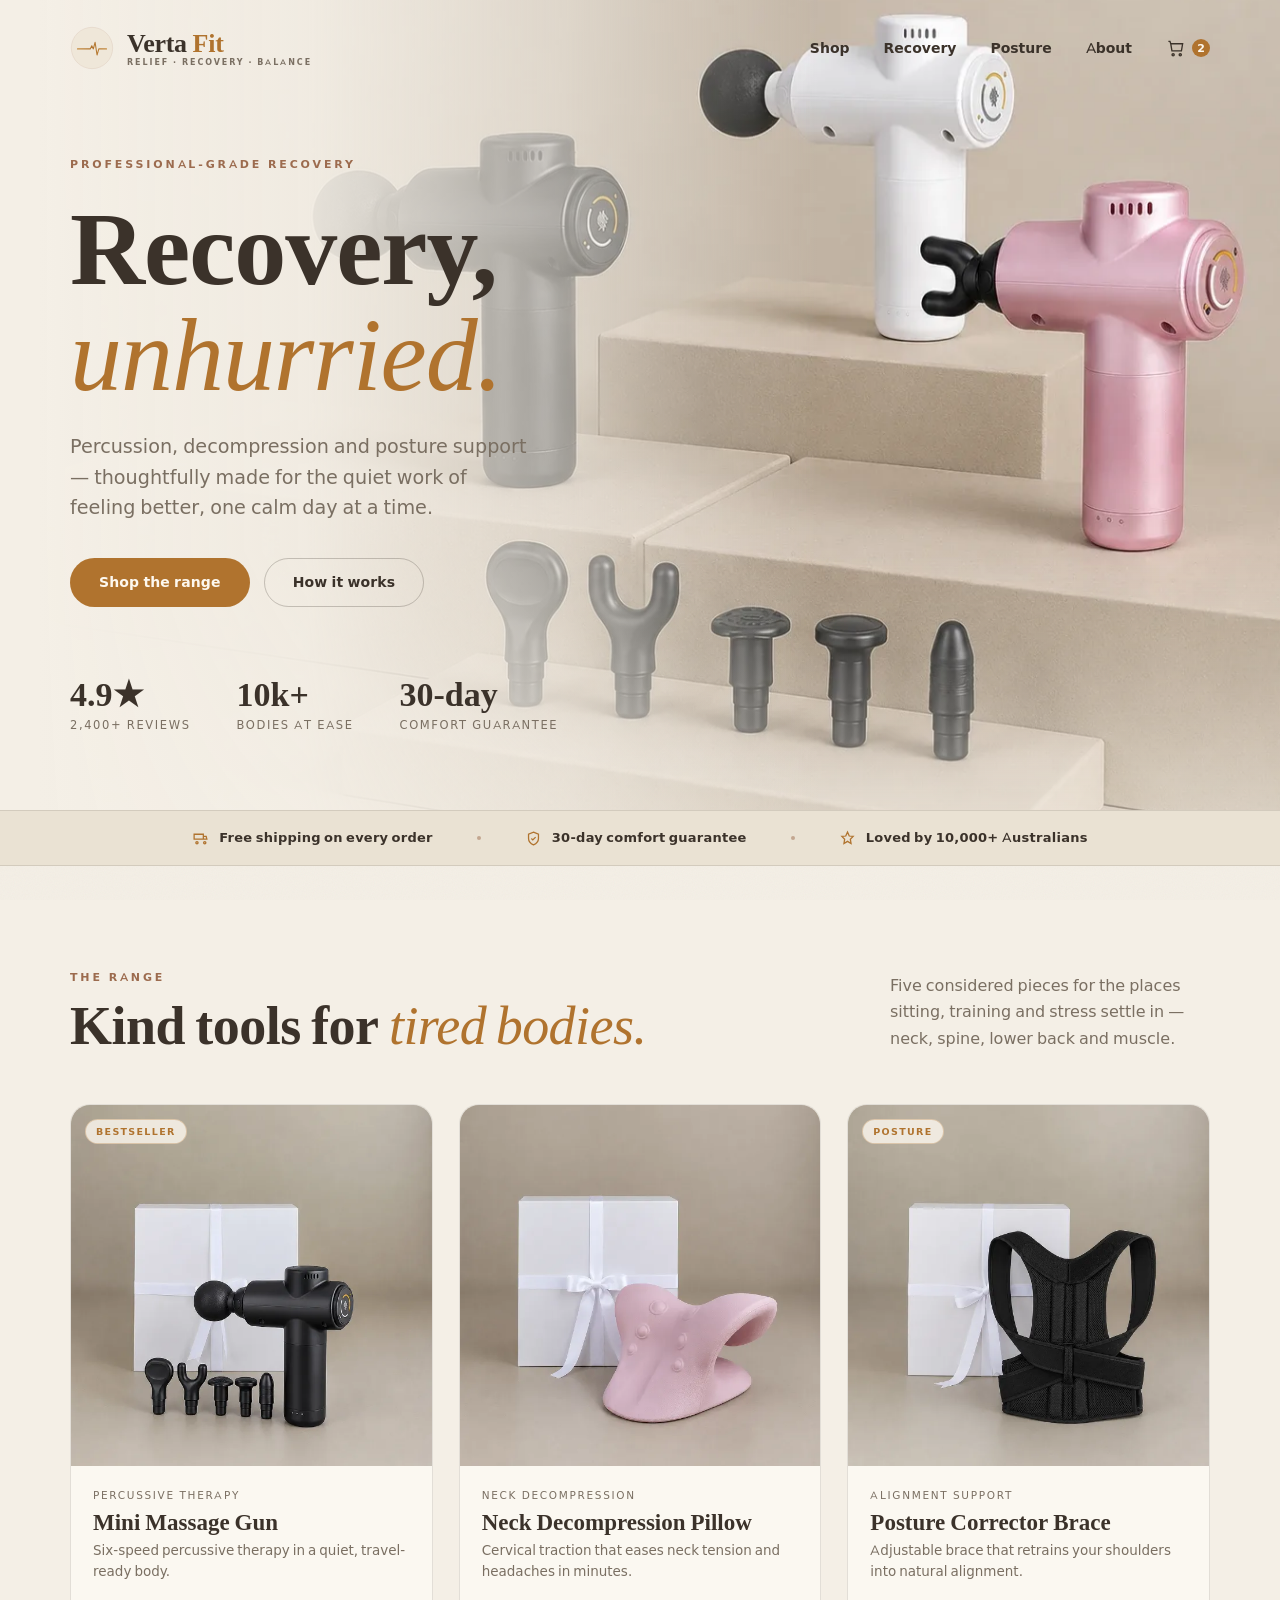
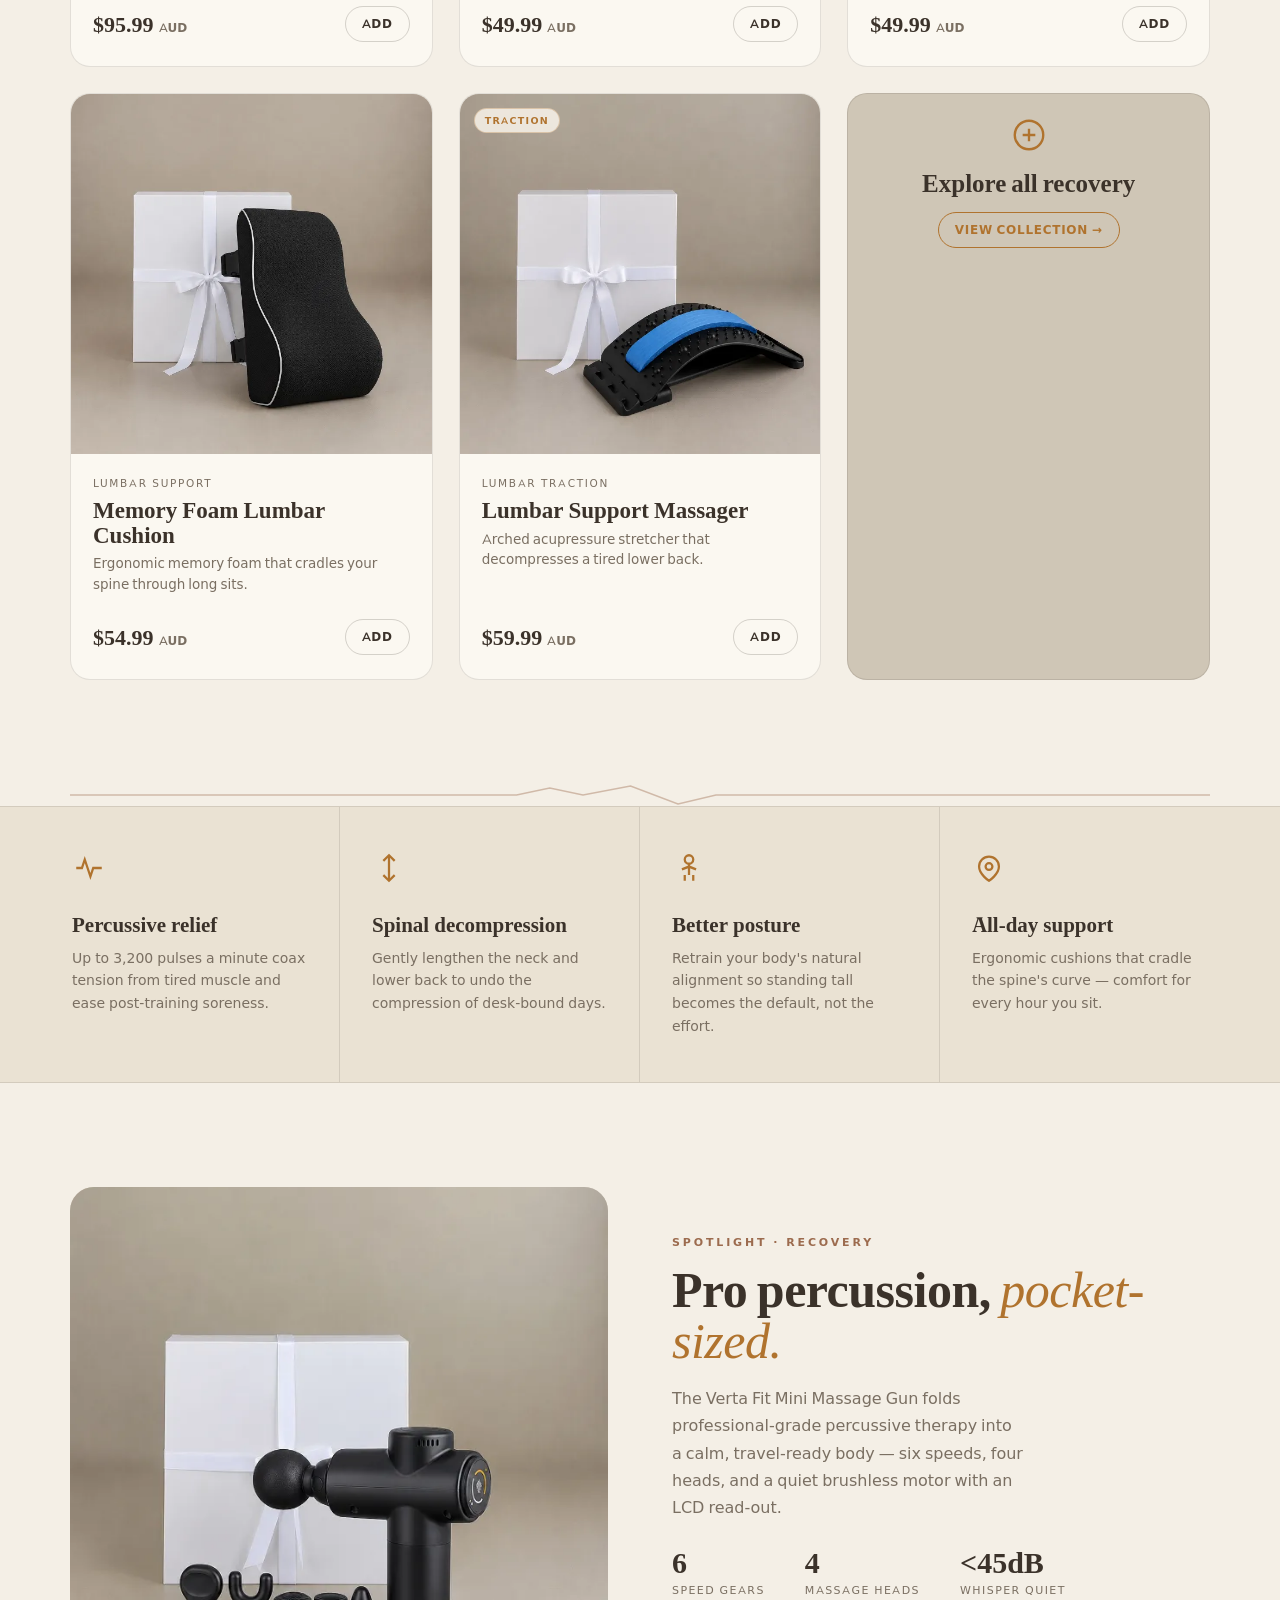
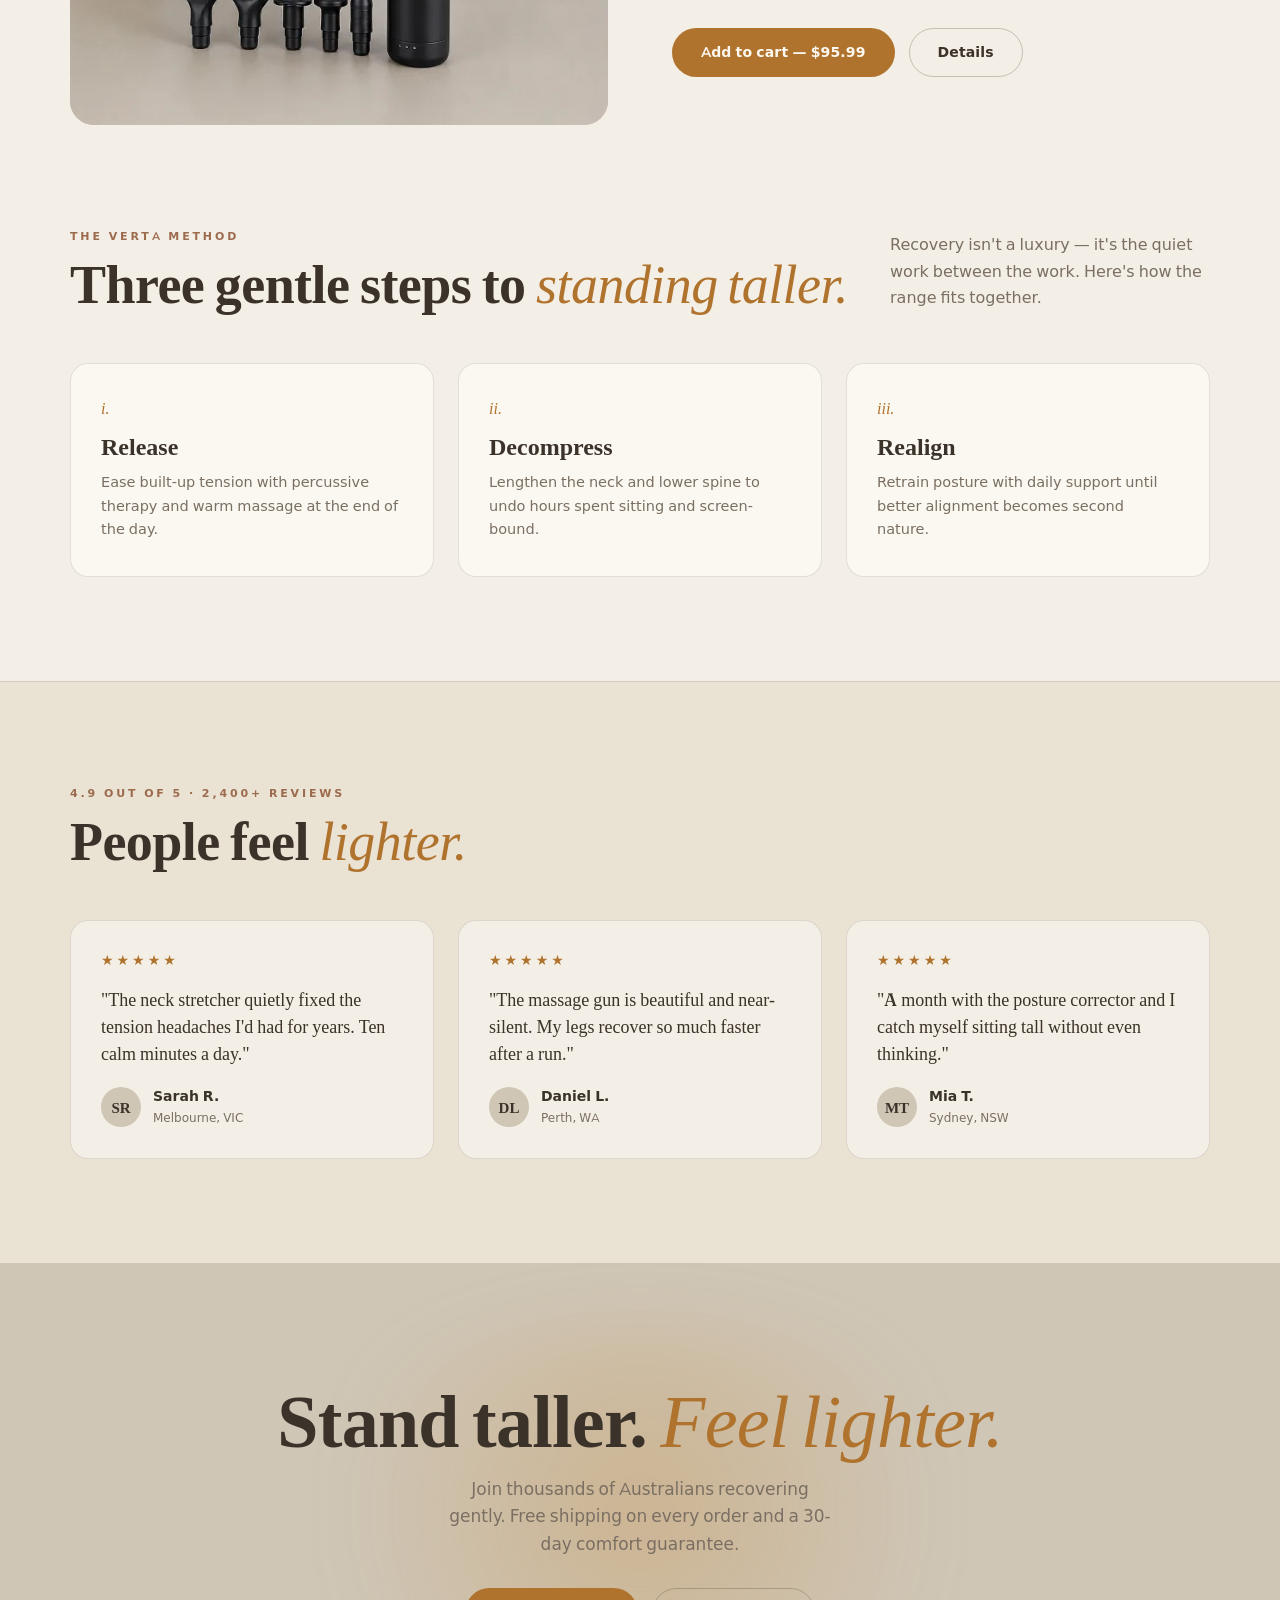
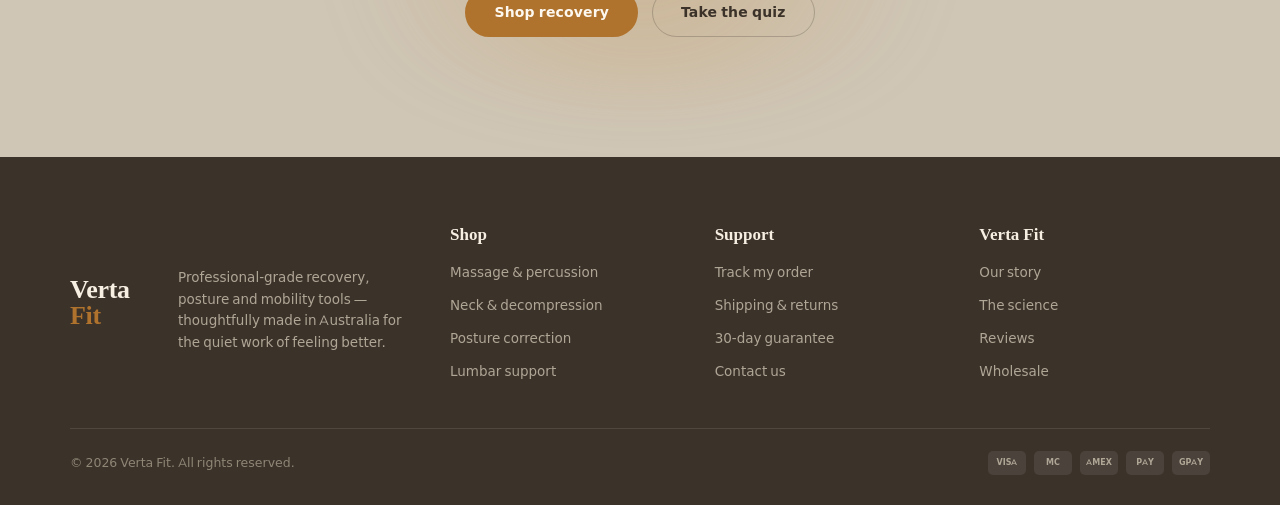
<file: design/prototypes/soft/index.html>
<!doctype html><html><head><meta charset="utf-8"><meta name="viewport" content="width=device-width,initial-scale=1"><style>
@font-face{font-family:'Fraunces';font-style:normal;font-weight:500;font-display:swap;src:url([data-uri]) format('woff2');}
@font-face{font-family:'Fraunces';font-style:normal;font-weight:600;font-display:swap;src:url([data-uri]) format('woff2');}
@font-face{font-family:'Fraunces';font-style:italic;font-weight:500;font-display:swap;src:url([data-uri]) format('woff2');}
@font-face{font-family:'Nunito Sans';font-style:normal;font-weight:400;font-display:swap;src:url([data-uri]) format('woff2');}
@font-face{font-family:'Nunito Sans';font-style:normal;font-weight:600;font-display:swap;src:url([data-uri]) format('woff2');}
@font-face{font-family:'Nunito Sans';font-style:normal;font-weight:700;font-display:swap;src:url([data-uri]) format('woff2');}
</style></head><body>
<title>Verta Fit — Recovery, unhurried</title>
<style>
  :root{
    --cream:#f4efe6; --oat:#eae2d3; --greige:#cfc6b6; --panel:#fbf8f1;
    --honey:#b0732e; --honey-lt:#c58a3d; --clay:#9c6b4e;
    --espresso:#3b322a; --taupe:#7a6f62; --line:rgba(59,50,42,.13);
    --maxw:1200px; --ease:cubic-bezier(.22,.61,.36,1);
    --f-disp:'Fraunces',Georgia,serif; --f-body:'Nunito Sans',system-ui,sans-serif;
  }
  *{box-sizing:border-box}
  html{scroll-behavior:smooth}
  body{margin:0}
  .site{background:var(--cream); color:var(--espresso); font-family:var(--f-body); -webkit-font-smoothing:antialiased; overflow-x:hidden; position:relative}
  .site img{max-width:100%; display:block}
  a{color:inherit; text-decoration:none}
  .container{max-width:var(--maxw); margin:0 auto; padding:0 30px}
  .eyebrow{font-family:var(--f-body); font-weight:700; text-transform:uppercase; letter-spacing:.26em; font-size:11px; color:var(--clay)}
  .serif{font-family:var(--f-disp); font-weight:600; line-height:1.02; letter-spacing:-.01em}
  .serif em{font-style:italic; font-weight:500; color:var(--honey)}
  .btn{display:inline-flex; align-items:center; gap:9px; font-family:var(--f-body); font-weight:700; letter-spacing:.01em;
    font-size:14px; padding:14px 28px; border-radius:999px; cursor:pointer; border:1px solid transparent; transition:transform .2s var(--ease), background .25s, color .25s, border-color .25s}
  .btn-honey{background:var(--honey); color:#fdf8ef}
  .btn-honey:hover{background:var(--honey-lt); transform:translateY(-2px)}
  .btn-ghost{background:transparent; color:var(--espresso); border-color:rgba(59,50,42,.25)}
  .btn-ghost:hover{border-color:var(--honey); color:var(--honey)}

  /* grain overlay */
  .grain{position:fixed; inset:0; z-index:1; pointer-events:none; opacity:.05; mix-blend-mode:multiply;
    background-image:url("data:image/svg+xml,%3Csvg xmlns='http://www.w3.org/2000/svg' width='120' height='120'%3E%3Cfilter id='n'%3E%3CfeTurbulence type='fractalNoise' baseFrequency='0.9' numOctaves='2'/%3E%3C/filter%3E%3Crect width='100%25' height='100%25' filter='url(%23n)'/%3E%3C/svg%3E")}

  /* reveal */
  [data-reveal]{opacity:0; transform:translateY(22px); transition:opacity 1s var(--ease), transform 1s var(--ease)}
  [data-reveal].in{opacity:1; transform:none}
  [data-stagger].in > *{opacity:1 !important; transform:none !important}
  [data-stagger] > *{opacity:0; transform:translateY(20px); transition:opacity .8s var(--ease), transform .8s var(--ease)}
  [data-stagger].in > *:nth-child(2){transition-delay:.09s}
  [data-stagger].in > *:nth-child(3){transition-delay:.18s}
  [data-stagger].in > *:nth-child(4){transition-delay:.27s}
  [data-stagger].in > *:nth-child(5){transition-delay:.36s}
  [data-stagger].in > *:nth-child(6){transition-delay:.45s}

  /* divider sine */
  .divider{max-width:var(--maxw); margin:0 auto; padding:0 30px}
  .divider svg{width:100%; height:22px; display:block; color:var(--clay); opacity:.4}

  /* ---------------- HEADER ---------------- */
  .hdr{position:absolute; inset:0 0 auto 0; z-index:20; padding:26px 0}
  .hdr .container{display:flex; align-items:center; justify-content:space-between}
  .brand{display:flex; align-items:center; gap:13px}
  .brand .mk{width:44px;height:44px;display:block}
  .brand .wm{display:flex; flex-direction:column; gap:3px; line-height:1}
  .brand .wm .w{font-family:var(--f-disp); font-weight:600; font-size:26px; letter-spacing:-.01em}
  .brand .wm .w b{color:var(--honey); font-weight:600}
  .brand .wm .t{font-family:var(--f-body); font-weight:700; text-transform:uppercase; letter-spacing:.24em; font-size:8px; color:var(--taupe)}
  .nav{display:flex; align-items:center; gap:34px}
  .nav a{font-size:14px; font-weight:600; color:var(--espresso); transition:color .2s}
  .nav a:hover{color:var(--honey)}
  .nav .cart{display:flex; align-items:center; gap:7px}
  .nav .cart .badge{background:var(--honey); color:#fdf8ef; font-size:11px; font-weight:700; width:18px; height:18px; border-radius:50%; display:grid; place-items:center}
  @media(max-width:840px){ .nav a:not(.cart){display:none} }

  /* ---------------- HERO ---------------- */
  .hero{position:relative; min-height:clamp(600px,90vh,820px); display:flex; align-items:center; overflow:hidden; z-index:2}
  .hero-media{position:absolute; inset:0; z-index:1; overflow:hidden; clip-path:inset(0 100% 0 0); animation:heroWipe 1.15s var(--ease) .12s forwards}
  .hero-img{position:absolute; inset:0; width:100%; height:100%; object-fit:cover; object-position:70% 46%; transform:scale(1.14); animation:heroKen 1.9s var(--ease) .12s forwards}
  .hero-scrim{position:absolute; inset:0; background:linear-gradient(90deg, var(--cream) 3%, rgba(244,239,230,.94) 24%, rgba(244,239,230,.62) 44%, rgba(244,239,230,0) 64%), linear-gradient(0deg, rgba(244,239,230,.55), transparent 32%)}
  @keyframes heroWipe{to{clip-path:inset(0 0 0 0)}}
  @keyframes heroKen{to{transform:scale(1.04)}}
  .hero-copy{max-width:560px}
  .hero-copy > *{opacity:0; transform:translateY(24px); animation:heroRise .85s var(--ease) forwards}
  .hero-copy > *:nth-child(1){animation-delay:1.05s}
  .hero-copy > *:nth-child(2){animation-delay:1.2s}
  .hero-copy > *:nth-child(3){animation-delay:1.42s}
  .hero-copy > *:nth-child(4){animation-delay:1.58s}
  .hero-copy > *:nth-child(5){animation-delay:1.74s}
  @keyframes heroRise{to{opacity:1; transform:none}}
  @media(prefers-reduced-motion:reduce){
    .hero-media{clip-path:none !important; animation:none !important}
    .hero-img{animation:none !important; transform:none !important}
    .hero-copy > *{opacity:1 !important; transform:none !important; animation:none !important}
  }
  .hero .halo{position:absolute; z-index:1; right:-6%; top:-8%; width:70vw; max-width:900px; aspect-ratio:1; border-radius:50%;
    background:radial-gradient(circle at 50% 50%, rgba(197,138,61,.28), rgba(207,198,182,.22) 42%, transparent 68%);
    filter:blur(10px); animation:breathe 9s ease-in-out infinite}
  .hero .halo2{position:absolute; z-index:1; left:-10%; bottom:-14%; width:44vw; max-width:520px; aspect-ratio:1; border-radius:50%;
    background:radial-gradient(circle, rgba(156,107,78,.16), transparent 66%); filter:blur(8px); animation:breathe 11s ease-in-out infinite 1s}
  @keyframes breathe{0%,100%{transform:scale(1)}50%{transform:scale(1.08)}}
  .hero .container{position:relative; z-index:3; width:100%; padding-top:80px}
  .hero .inner{max-width:760px}
  .hero .eyebrow{margin-bottom:22px}
  .hero .sprig{width:56px; height:auto; color:var(--clay); margin-bottom:18px; opacity:.85}
  .hero h1{margin:0; font-size:clamp(48px,8.4vw,104px)}
  .hero p.lead{max-width:46ch; color:var(--taupe); font-size:clamp(16px,1.5vw,20px); line-height:1.6; margin:26px 0 34px}
  .hero .cta-row{display:flex; gap:14px; flex-wrap:wrap}
  .hero .stats{display:flex; gap:46px; margin-top:70px; flex-wrap:wrap}
  .hero .stat b{font-family:var(--f-disp); font-weight:600; font-size:34px; line-height:1; display:block; color:var(--espresso)}
  .hero .stat span{font-size:11.5px; text-transform:uppercase; letter-spacing:.14em; color:var(--taupe); margin-top:6px; display:block}

  /* trust row */
  .trust{border-top:1px solid var(--line); border-bottom:1px solid var(--line); background:var(--oat); position:relative; z-index:2}
  .trust .container{display:flex; align-items:center; justify-content:center; gap:44px; padding-top:18px; padding-bottom:18px; flex-wrap:wrap}
  .trust .t{display:flex; align-items:center; gap:10px; font-size:13px; font-weight:600; color:var(--espresso); letter-spacing:.02em}
  .trust .t svg{width:17px;height:17px;color:var(--honey)}
  .trust .dot{width:4px;height:4px;border-radius:50%;background:var(--clay);opacity:.5}
  @media(max-width:680px){ .trust .dot{display:none} }

  /* ---------------- SECTION SHELL ---------------- */
  section.blk{padding:104px 0; position:relative; z-index:2}
  .sechead{margin-bottom:52px; max-width:var(--maxw)}
  .sechead .row{display:flex; align-items:flex-end; justify-content:space-between; gap:24px; flex-wrap:wrap}
  .sechead h2{margin:12px 0 0; font-size:clamp(32px,4.6vw,54px)}
  .sechead p{color:var(--taupe); max-width:40ch; margin:0; font-size:16px; line-height:1.65}

  /* ---------------- PRODUCTS ---------------- */
  .prodgrid{display:grid; grid-template-columns:repeat(3,1fr); gap:26px}
  @media(max-width:900px){ .prodgrid{grid-template-columns:repeat(2,1fr)} }
  @media(max-width:600px){ .prodgrid{grid-template-columns:1fr} }
  .card{background:var(--panel); border:1px solid var(--line); border-radius:20px; overflow:hidden; display:flex; flex-direction:column;
    transition:transform .35s var(--ease), box-shadow .35s}
  .card:hover{transform:translateY(-6px); box-shadow:0 24px 50px -28px rgba(59,50,42,.35)}
  .card .art{aspect-ratio:1/1; position:relative; background:var(--oat); display:grid; place-items:center; overflow:hidden}
  .card .art .ph{width:52%; height:52%; color:var(--clay)}
  .card .art .badge{position:absolute; top:14px; left:14px; font-size:9.5px; font-weight:700; text-transform:uppercase; letter-spacing:.14em;
    color:var(--honey); background:rgba(253,248,239,.8); border:1px solid rgba(176,115,46,.3); padding:5px 10px; border-radius:999px}
  .card .art .slot{position:absolute; bottom:12px; left:50%; transform:translateX(-50%); font-size:9px; letter-spacing:.14em; text-transform:uppercase; color:var(--taupe); opacity:.6}
  .card .art .badge{z-index:2}
  .card .art .pimg{position:absolute; inset:0; width:100%; height:100%; object-fit:cover; object-position:center 60%; transition:transform .6s var(--ease)}
  .card:hover .art .pimg{transform:scale(1.045)}
  .spot .stage .pimg{position:absolute; inset:0; width:100%; height:100%; object-fit:cover; object-position:center 60%}
  .card .body{padding:22px 22px 24px; display:flex; flex-direction:column; gap:7px; flex:1}
  .card .cat{font-size:10.5px; text-transform:uppercase; letter-spacing:.16em; color:var(--taupe)}
  .card h3{font-family:var(--f-disp); font-weight:600; font-size:23px; line-height:1.05; margin:0}
  .card .desc{color:var(--taupe); font-size:13.5px; line-height:1.55; margin:0}
  .card .foot{margin-top:auto; padding-top:16px; display:flex; align-items:center; justify-content:space-between}
  .card .price{font-family:var(--f-disp); font-weight:600; font-size:22px; color:var(--espresso)}
  .card .price small{font-size:12px; color:var(--taupe); font-weight:600; font-family:var(--f-body)}
  .card .add{font-size:12px; font-weight:700; text-transform:uppercase; letter-spacing:.06em; color:var(--espresso);
    border:1px solid rgba(59,50,42,.2); padding:9px 16px; border-radius:999px; transition:all .25s}
  .card:hover .add{background:var(--honey); color:#fdf8ef; border-color:var(--honey)}
  .card.viewall{background:var(--greige); align-items:center; justify-content:center; text-align:center}

  /* ---------------- BENEFITS ---------------- */
  .benefits{background:var(--oat); border-top:1px solid var(--line); border-bottom:1px solid var(--line)}
  .bengrid{display:grid; grid-template-columns:repeat(4,1fr); gap:0}
  @media(max-width:860px){ .bengrid{grid-template-columns:repeat(2,1fr)} }
  @media(max-width:460px){ .bengrid{grid-template-columns:1fr} }
  .ben{padding:44px 32px; border-right:1px solid var(--line)}
  .ben:last-child{border-right:none}
  @media(max-width:860px){ .ben{border-bottom:1px solid var(--line)} }
  .ben .ic{width:34px;height:34px;color:var(--honey);margin-bottom:20px}
  .ben h4{font-family:var(--f-disp); font-weight:600; font-size:21px; margin:0 0 10px}
  .ben p{color:var(--taupe); font-size:14px; line-height:1.62; margin:0}

  /* ---------------- SPOTLIGHT ---------------- */
  .spot .grid{display:grid; grid-template-columns:1fr 1fr; gap:64px; align-items:center}
  @media(max-width:880px){ .spot .grid{grid-template-columns:1fr; gap:38px} }
  .spot .stage{position:relative; aspect-ratio:1/1; border-radius:24px; overflow:hidden; background:var(--greige); display:grid; place-items:center}
  .spot .stage .halo{position:absolute; width:64%; aspect-ratio:1; border-radius:50%; background:radial-gradient(circle, rgba(197,138,61,.4), transparent 66%); filter:blur(18px); animation:breathe 8s ease-in-out infinite}
  .spot .stage .ph{width:40%; height:40%; color:var(--clay); position:relative}
  .spot .stage .slot{position:absolute; bottom:16px; left:50%; transform:translateX(-50%); font-size:9.5px; letter-spacing:.14em; text-transform:uppercase; color:var(--taupe); opacity:.7}
  .spot h2{font-size:clamp(30px,4.4vw,50px); margin:14px 0 0}
  .spot p{color:var(--taupe); font-size:16px; line-height:1.7; margin:20px 0 26px; max-width:44ch}
  .specrow{display:flex; gap:40px; margin:0 0 30px; flex-wrap:wrap}
  .specrow .s b{font-family:var(--f-disp); font-weight:600; font-size:30px; display:block; line-height:1; color:var(--espresso)}
  .specrow .s span{font-size:11px; text-transform:uppercase; letter-spacing:.13em; color:var(--taupe); margin-top:5px; display:block}

  /* ---------------- STEPS ---------------- */
  .steps{display:grid; grid-template-columns:repeat(3,1fr); gap:24px}
  @media(max-width:760px){ .steps{grid-template-columns:1fr} }
  .step{border:1px solid var(--line); border-radius:18px; padding:34px 30px; background:var(--panel)}
  .step .n{font-family:var(--f-disp); font-style:italic; font-weight:500; font-size:16px; color:var(--honey)}
  .step h4{font-family:var(--f-disp); font-weight:600; font-size:24px; margin:14px 0 10px}
  .step p{color:var(--taupe); font-size:14.5px; line-height:1.62; margin:0}

  /* ---------------- REVIEWS ---------------- */
  .reviews{background:var(--oat); border-top:1px solid var(--line)}
  .revgrid{display:grid; grid-template-columns:repeat(3,1fr); gap:24px}
  @media(max-width:820px){ .revgrid{grid-template-columns:1fr} }
  .rev{border:1px solid var(--line); border-radius:18px; padding:30px; background:var(--cream)}
  .rev .stars{color:var(--honey); letter-spacing:3px; font-size:14px; margin-bottom:16px}
  .rev p{font-family:var(--f-disp); font-weight:500; font-size:18px; line-height:1.5; margin:0 0 20px; color:var(--espresso)}
  .rev .who{display:flex; align-items:center; gap:12px}
  .rev .av{width:40px;height:40px;border-radius:50%; background:var(--greige); display:grid; place-items:center; font-family:var(--f-disp); font-weight:600; color:var(--espresso); font-size:15px}
  .rev .who b{font-size:14px; display:block; font-weight:700}
  .rev .who span{font-size:12px; color:var(--taupe)}

  /* ---------------- CTA ---------------- */
  .ctaband{position:relative; overflow:hidden; text-align:center; padding:120px 0; background:var(--greige)}
  .ctaband .halo{position:absolute; inset:0; margin:auto; width:60%; aspect-ratio:2/1; border-radius:50%; background:radial-gradient(circle, rgba(197,138,61,.3), transparent 70%); filter:blur(30px)}
  .ctaband h2{position:relative; font-size:clamp(36px,6.4vw,74px); margin:0 0 18px}
  .ctaband p{position:relative; color:var(--taupe); font-size:17px; margin:0 auto 30px; max-width:44ch; line-height:1.6}
  .ctaband .cta-row{position:relative; display:flex; gap:14px; justify-content:center; flex-wrap:wrap}

  /* ---------------- FOOTER ---------------- */
  footer{background:var(--espresso); color:#e9e0d2; padding:66px 0 30px; position:relative; z-index:2}
  .fgrid{display:grid; grid-template-columns:1.5fr 1fr 1fr 1fr; gap:34px}
  @media(max-width:760px){ .fgrid{grid-template-columns:1fr 1fr} }
  footer .brand .w{color:#f6efe2}
  footer .brand .w b{color:var(--honey-lt)}
  footer .brand .t{color:#b0a696}
  footer .about{color:#b0a696; font-size:13.5px; line-height:1.6; max-width:34ch; margin:16px 0 0}
  footer h5{font-family:var(--f-disp); font-weight:600; font-size:17px; color:#f6efe2; margin:0 0 16px}
  footer ul{list-style:none; margin:0; padding:0; display:flex; flex-direction:column; gap:11px}
  footer ul a{color:#b0a696; font-size:13.5px; transition:color .2s}
  footer ul a:hover{color:var(--honey-lt)}
  .fbot{margin-top:46px; padding-top:22px; border-top:1px solid rgba(255,255,255,.1); display:flex; justify-content:space-between; align-items:center; flex-wrap:wrap; gap:14px}
  .fbot span{color:#8f8676; font-size:12.5px}
  .pay{display:flex; gap:8px}
  .pay i{width:38px;height:24px;border-radius:5px; background:rgba(255,255,255,.08); display:grid; place-items:center; font-size:8px; font-weight:700; color:#b0a696; font-style:normal}

  @media (prefers-reduced-motion: reduce){
    *{animation:none !important; scroll-behavior:auto !important}
    [data-reveal],[data-stagger] > *{opacity:1 !important; transform:none !important}
  }
</style>

<div class="grain"></div>
<div class="site">

  <!-- shared defs -->
  <svg width="0" height="0" style="position:absolute" aria-hidden="true"><defs>
    <linearGradient id="hny" x1="0" y1="0" x2="1" y2="0"><stop offset="0" stop-color="#c58a3d"/><stop offset=".5" stop-color="#b0732e"/><stop offset="1" stop-color="#c58a3d"/></linearGradient>
  </defs></svg>

  <!-- ============ HEADER ============ -->
  <header class="hdr">
    <div class="container">
      <a class="brand" href="#">
        <svg class="mk" viewBox="0 0 200 200" aria-hidden="true">
          <circle cx="100" cy="100" r="94" fill="#efe7d9"/>
          <circle cx="100" cy="100" r="94" fill="none" stroke="#9c6b4e" stroke-width="1.5" stroke-opacity="0.35"/>
          <path d="M34 104 H82 L92 104 L99 90 L106 104 L114 74 L123 132 L131 104 L138 104 H166" fill="none" stroke="url(#hny)" stroke-width="5" stroke-linecap="round" stroke-linejoin="round"/>
        </svg>
        <span class="wm"><span class="w">Verta <b>Fit</b></span><span class="t">Relief · Recovery · Balance</span></span>
      </a>
      <nav class="nav">
        <a href="shop.html">Shop</a><a href="#recovery">Recovery</a><a href="#posture">Posture</a><a href="about.html">About</a>
        <a class="cart" href="#"><svg width="19" height="19" viewBox="0 0 24 24" fill="none" stroke="currentColor" stroke-width="1.7"><path d="M6 6h15l-1.5 9h-12z"/><circle cx="9" cy="20" r="1.4"/><circle cx="18" cy="20" r="1.4"/><path d="M6 6 5 3H3"/></svg><span class="badge">2</span></a>
      </nav>
    </div>
  </header>

  <!-- ============ HERO ============ -->
  <section class="hero">
    <div class="hero-media">
      <img class="hero-img" src="[data-uri]" alt="Verta Fit Mini Massage Gun in black, white and pink with five massage heads on soft podiums">
      <div class="hero-scrim"></div>
    </div>
    <div class="container">
      <div class="hero-copy">
        <div class="eyebrow">Professional-grade recovery</div>
        <h1 class="serif">Recovery,<br><em>unhurried.</em></h1>
        <p class="lead">Percussion, decompression and posture support — thoughtfully made for the quiet work of feeling better, one calm day at a time.</p>
        <div class="cta-row">
          <a class="btn btn-honey" href="shop.html">Shop the range</a>
          <a class="btn btn-ghost" href="#recovery">How it works</a>
        </div>
        <div class="stats">
          <div class="stat"><b>4.9★</b><span>2,400+ reviews</span></div>
          <div class="stat"><b>10k+</b><span>Bodies at ease</span></div>
          <div class="stat"><b>30-day</b><span>Comfort guarantee</span></div>
        </div>
      </div>
    </div>
  </section>

  <!-- ============ TRUST ============ -->
  <div class="trust">
    <div class="container">
      <div class="t"><svg viewBox="0 0 24 24" fill="none" stroke="currentColor" stroke-width="1.8"><path d="M3 13h13V6H3zM16 9h4l1 4h-5z"/><circle cx="7" cy="18" r="1.6"/><circle cx="18" cy="18" r="1.6"/></svg>Free shipping on every order</div>
      <span class="dot"></span>
      <div class="t"><svg viewBox="0 0 24 24" fill="none" stroke="currentColor" stroke-width="1.8"><path d="M12 3l7 3v6c0 5-3.5 7.5-7 9-3.5-1.5-7-4-7-9V6z"/><path d="M9 12l2 2 4-4"/></svg>30-day comfort guarantee</div>
      <span class="dot"></span>
      <div class="t"><svg viewBox="0 0 24 24" fill="none" stroke="currentColor" stroke-width="1.8"><path d="M12 3l2.5 5.5L20 9l-4 4 1 6-5-3-5 3 1-6-4-4 5.5-.5z"/></svg>Loved by 10,000+ Australians</div>
    </div>
  </div>

  <!-- ============ PRODUCTS ============ -->
  <section class="blk" id="shop">
    <div class="container">
      <div class="sechead" data-reveal>
        <div class="row">
          <div><div class="eyebrow">The range</div><h2 class="serif">Kind tools for <em>tired bodies.</em></h2></div>
          <p>Five considered pieces for the places sitting, training and stress settle in — neck, spine, lower back and muscle.</p>
        </div>
      </div>
      <div class="prodgrid" data-reveal data-stagger>
        <a class="card" href="#">
          <div class="art"><span class="badge">Bestseller</span>
            <img class="pimg" src="[data-uri]" alt="Verta Fit Mini Massage Gun" loading="lazy">
          </div>
          <div class="body"><span class="cat">Percussive therapy</span><h3>Mini Massage Gun</h3>
            <p class="desc">Six-speed percussive therapy in a quiet, travel-ready body.</p>
            <div class="foot"><div class="price">$95.99 <small>AUD</small></div><span class="add">Add</span></div></div>
        </a>
        <a class="card" href="#">
          <div class="art">
            <img class="pimg" src="[data-uri]" alt="Verta Fit Neck Decompression Pillow" loading="lazy">
          </div>
          <div class="body"><span class="cat">Neck decompression</span><h3>Neck Decompression Pillow</h3>
            <p class="desc">Cervical traction that eases neck tension and headaches in minutes.</p>
            <div class="foot"><div class="price">$49.99 <small>AUD</small></div><span class="add">Add</span></div></div>
        </a>
        <a class="card" href="#">
          <div class="art"><span class="badge">Posture</span>
            <img class="pimg" src="[data-uri]" alt="Verta Fit Posture Corrector Brace" loading="lazy">
          </div>
          <div class="body"><span class="cat">Alignment support</span><h3>Posture Corrector Brace</h3>
            <p class="desc">Adjustable brace that retrains your shoulders into natural alignment.</p>
            <div class="foot"><div class="price">$49.99 <small>AUD</small></div><span class="add">Add</span></div></div>
        </a>
        <a class="card" href="#">
          <div class="art">
            <img class="pimg" src="[data-uri]" alt="Verta Fit Memory Foam Lumbar Cushion" loading="lazy">
          </div>
          <div class="body"><span class="cat">Lumbar support</span><h3>Memory Foam Lumbar Cushion</h3>
            <p class="desc">Ergonomic memory foam that cradles your spine through long sits.</p>
            <div class="foot"><div class="price">$54.99 <small>AUD</small></div><span class="add">Add</span></div></div>
        </a>
        <a class="card" href="#">
          <div class="art"><span class="badge">Traction</span>
            <img class="pimg" src="[data-uri]" alt="Verta Fit Lumbar Support Massager" loading="lazy">
          </div>
          <div class="body"><span class="cat">Lumbar traction</span><h3>Lumbar Support Massager</h3>
            <p class="desc">Arched acupressure stretcher that decompresses a tired lower back.</p>
            <div class="foot"><div class="price">$59.99 <small>AUD</small></div><span class="add">Add</span></div></div>
        </a>
        <a class="card viewall" href="#">
          <div class="body" style="align-items:center; gap:16px">
            <svg width="38" height="38" viewBox="0 0 24 24" fill="none" stroke="var(--honey)" stroke-width="1.5"><circle cx="12" cy="12" r="9"/><path d="M12 8v8M8 12h8"/></svg>
            <h3 style="font-size:25px">Explore all recovery</h3>
            <span class="add" style="border-color:var(--honey); color:var(--honey)">View collection →</span>
          </div>
        </a>
      </div>
    </div>
  </section>

  <div class="divider"><svg viewBox="0 0 1200 22" fill="none" preserveAspectRatio="none"><path d="M0 11 H420 L470 11 L505 4 L540 11 L590 2 L640 20 L680 11 L720 11 H1200" stroke="currentColor" stroke-width="1.4" stroke-linecap="round" stroke-linejoin="round"/></svg></div>

  <!-- ============ BENEFITS ============ -->
  <section class="benefits" id="recovery">
    <div class="container" style="padding:0">
      <div class="bengrid" data-reveal data-stagger>
        <div class="ben"><svg class="ic" viewBox="0 0 24 24" fill="none" stroke="currentColor" stroke-width="1.6"><path d="M3 12h4l2-6 4 12 2-6h6"/></svg><h4>Percussive relief</h4><p>Up to 3,200 pulses a minute coax tension from tired muscle and ease post-training soreness.</p></div>
        <div class="ben"><svg class="ic" viewBox="0 0 24 24" fill="none" stroke="currentColor" stroke-width="1.6"><path d="M12 3v18"/><path d="M8 7l4-4 4 4M8 17l4 4 4-4"/></svg><h4>Spinal decompression</h4><p>Gently lengthen the neck and lower back to undo the compression of desk-bound days.</p></div>
        <div class="ben"><svg class="ic" viewBox="0 0 24 24" fill="none" stroke="currentColor" stroke-width="1.6"><circle cx="12" cy="6" r="3"/><path d="M12 9v8M7 13l5-2 5 2M9 21v-4M15 21v-4"/></svg><h4>Better posture</h4><p>Retrain your body's natural alignment so standing tall becomes the default, not the effort.</p></div>
        <div class="ben"><svg class="ic" viewBox="0 0 24 24" fill="none" stroke="currentColor" stroke-width="1.6"><path d="M12 21s-7-4.5-7-10a7 7 0 0 1 14 0c0 5.5-7 10-7 10z"/><circle cx="12" cy="11" r="2.4"/></svg><h4>All-day support</h4><p>Ergonomic cushions that cradle the spine's curve — comfort for every hour you sit.</p></div>
      </div>
    </div>
  </section>

  <!-- ============ SPOTLIGHT ============ -->
  <section class="blk spot" id="posture">
    <div class="container">
      <div class="grid">
        <div class="stage" data-reveal>
          <div class="halo"></div>
          <img class="pimg" src="[data-uri]" alt="Verta Fit Mini Massage Gun" loading="lazy">
        </div>
        <div data-reveal>
          <div class="eyebrow">Spotlight · Recovery</div>
          <h2 class="serif">Pro percussion, <em>pocket-sized.</em></h2>
          <p>The Verta Fit Mini Massage Gun folds professional-grade percussive therapy into a calm, travel-ready body — six speeds, four heads, and a quiet brushless motor with an LCD read-out.</p>
          <div class="specrow"><div class="s"><b>6</b><span>Speed gears</span></div><div class="s"><b>4</b><span>Massage heads</span></div><div class="s"><b>&lt;45dB</b><span>Whisper quiet</span></div></div>
          <div class="cta-row" style="display:flex;gap:14px;flex-wrap:wrap"><a class="btn btn-honey" href="#">Add to cart — $95.99</a><a class="btn btn-ghost" href="#">Details</a></div>
        </div>
      </div>
    </div>
  </section>

  <!-- ============ METHOD ============ -->
  <section class="blk" id="about" style="padding-top:0">
    <div class="container">
      <div class="sechead" data-reveal><div class="row"><div><div class="eyebrow">The Verta method</div><h2 class="serif">Three gentle steps to <em>standing taller.</em></h2></div><p>Recovery isn't a luxury — it's the quiet work between the work. Here's how the range fits together.</p></div></div>
      <div class="steps" data-reveal data-stagger>
        <div class="step"><div class="n">i.</div><h4>Release</h4><p>Ease built-up tension with percussive therapy and warm massage at the end of the day.</p></div>
        <div class="step"><div class="n">ii.</div><h4>Decompress</h4><p>Lengthen the neck and lower spine to undo hours spent sitting and screen-bound.</p></div>
        <div class="step"><div class="n">iii.</div><h4>Realign</h4><p>Retrain posture with daily support until better alignment becomes second nature.</p></div>
      </div>
    </div>
  </section>

  <!-- ============ REVIEWS ============ -->
  <section class="blk reviews">
    <div class="container">
      <div class="sechead" data-reveal><div class="row"><div><div class="eyebrow">4.9 out of 5 · 2,400+ reviews</div><h2 class="serif">People feel <em>lighter.</em></h2></div></div></div>
      <div class="revgrid" data-reveal data-stagger>
        <div class="rev"><div class="stars">★★★★★</div><p>"The neck stretcher quietly fixed the tension headaches I'd had for years. Ten calm minutes a day."</p><div class="who"><div class="av">SR</div><div><b>Sarah R.</b><span>Melbourne, VIC</span></div></div></div>
        <div class="rev"><div class="stars">★★★★★</div><p>"The massage gun is beautiful and near-silent. My legs recover so much faster after a run."</p><div class="who"><div class="av">DL</div><div><b>Daniel L.</b><span>Perth, WA</span></div></div></div>
        <div class="rev"><div class="stars">★★★★★</div><p>"A month with the posture corrector and I catch myself sitting tall without even thinking."</p><div class="who"><div class="av">MT</div><div><b>Mia T.</b><span>Sydney, NSW</span></div></div></div>
      </div>
    </div>
  </section>

  <!-- ============ CTA ============ -->
  <section class="ctaband">
    <div class="halo"></div>
    <div class="container" data-reveal>
      <h2 class="serif">Stand taller. <em>Feel lighter.</em></h2>
      <p>Join thousands of Australians recovering gently. Free shipping on every order and a 30-day comfort guarantee.</p>
      <div class="cta-row"><a class="btn btn-honey" href="shop.html">Shop recovery</a><a class="btn btn-ghost" href="#">Take the quiz</a></div>
    </div>
  </section>

  <!-- ============ FOOTER ============ -->
  <footer>
    <div class="container">
      <div class="fgrid">
        <div class="brand">
          <span class="wm"><span class="w serif" style="font-size:26px">Verta <b>Fit</b></span></span>
          <p class="about">Professional-grade recovery, posture and mobility tools — thoughtfully made in Australia for the quiet work of feeling better.</p>
        </div>
        <div><h5>Shop</h5><ul><li><a href="shop.html">Massage &amp; percussion</a></li><li><a href="shop.html">Neck &amp; decompression</a></li><li><a href="shop.html">Posture correction</a></li><li><a href="shop.html">Lumbar support</a></li></ul></div>
        <div><h5>Support</h5><ul><li><a href="track-order.html">Track my order</a></li><li><a href="track-order.html">Shipping &amp; returns</a></li><li><a href="#">30-day guarantee</a></li><li><a href="contact.html">Contact us</a></li></ul></div>
        <div><h5>Verta Fit</h5><ul><li><a href="about.html">Our story</a></li><li><a href="#">The science</a></li><li><a href="#">Reviews</a></li><li><a href="#">Wholesale</a></li></ul></div>
      </div>
      <div class="fbot"><span>© 2026 Verta Fit. All rights reserved.</span><div class="pay"><i>VISA</i><i>MC</i><i>AMEX</i><i>PAY</i><i>GPAY</i></div></div>
    </div>
  </footer>

</div>

<script>
(function(){
  var els=[].slice.call(document.querySelectorAll('[data-reveal]'));
  var reduce=window.matchMedia&&window.matchMedia('(prefers-reduced-motion: reduce)').matches;
  function show(e){e.classList.add('in');}
  if(reduce||!('IntersectionObserver' in window)){els.forEach(show);return;}
  var io=new IntersectionObserver(function(en){en.forEach(function(x){if(x.isIntersecting){show(x.target);io.unobserve(x.target);}});},{threshold:0,rootMargin:'0px 0px -40px 0px'});
  els.forEach(function(e){io.observe(e);});
  var h=window.innerHeight||800;
  els.forEach(function(e){if(e.getBoundingClientRect().top<h*0.95)show(e);});
  setTimeout(function(){els.forEach(show);},1600);
})();
</script>
</body></html>
</file>
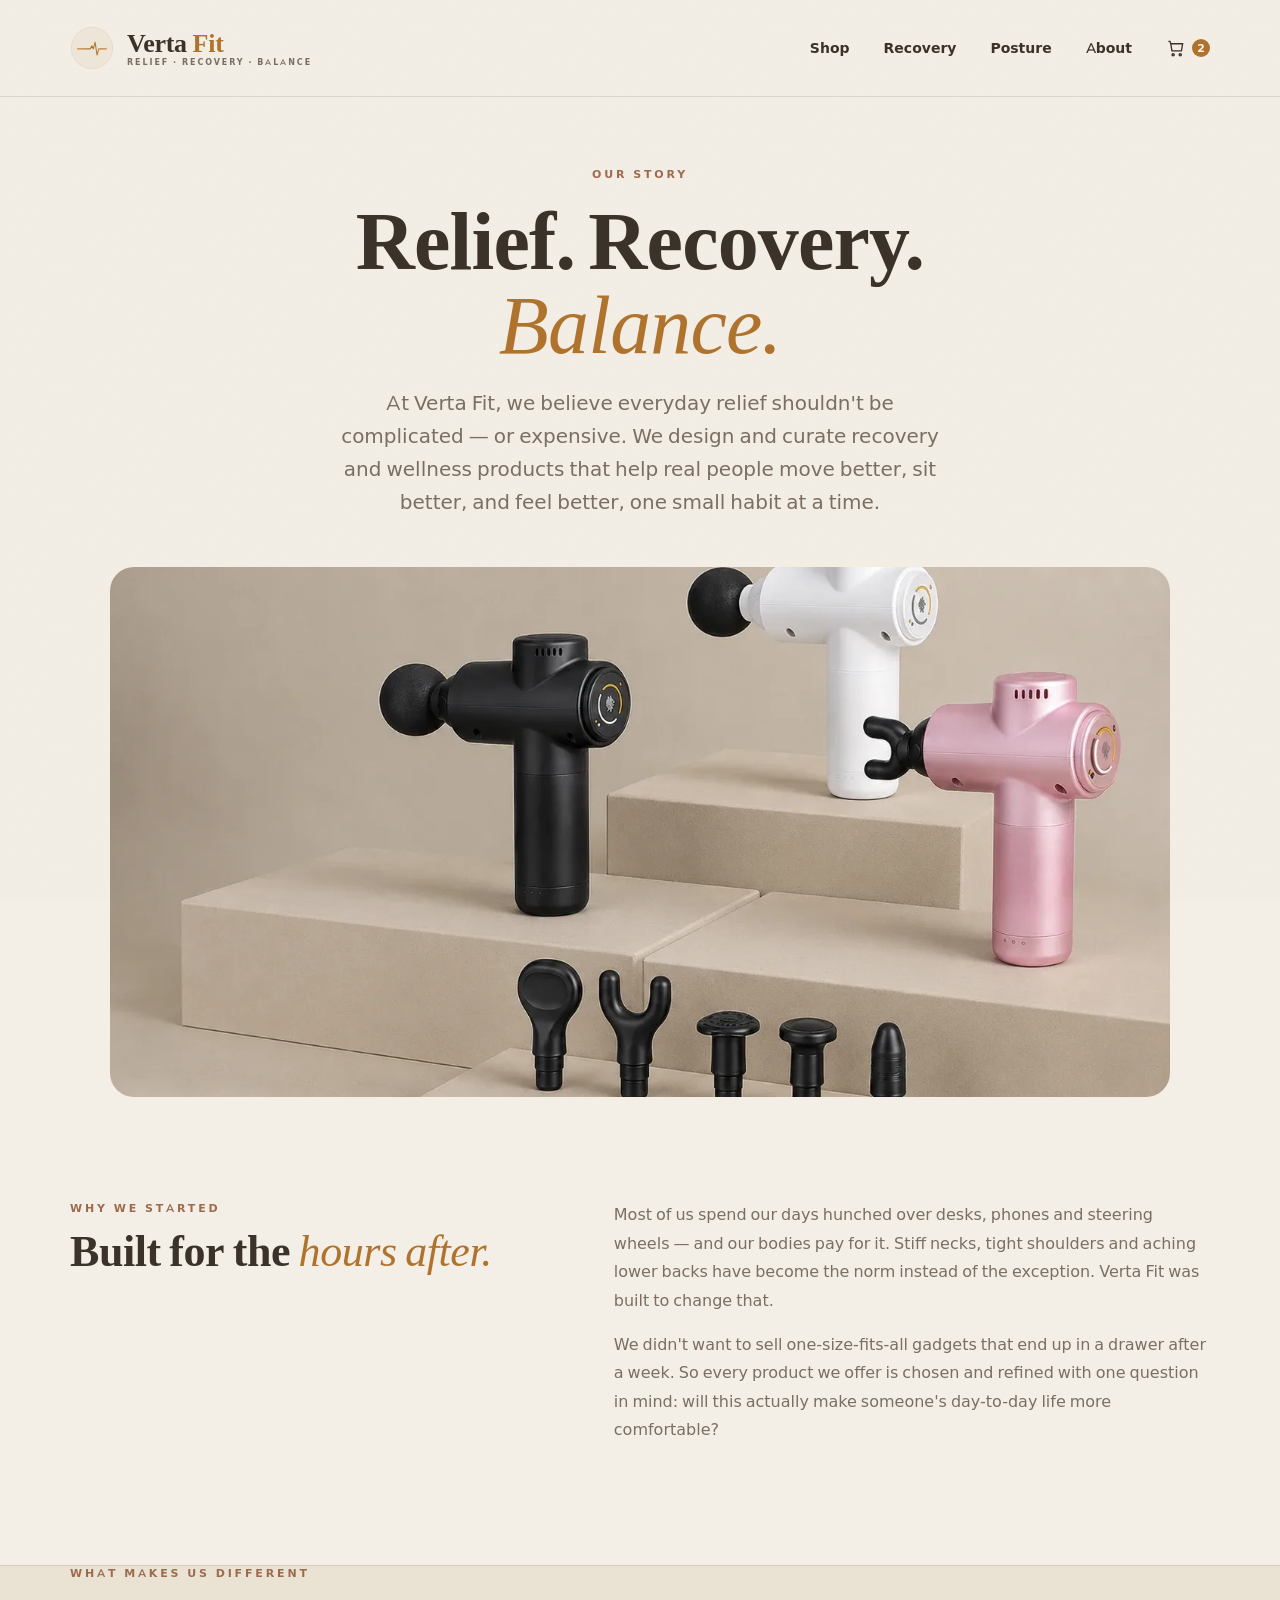
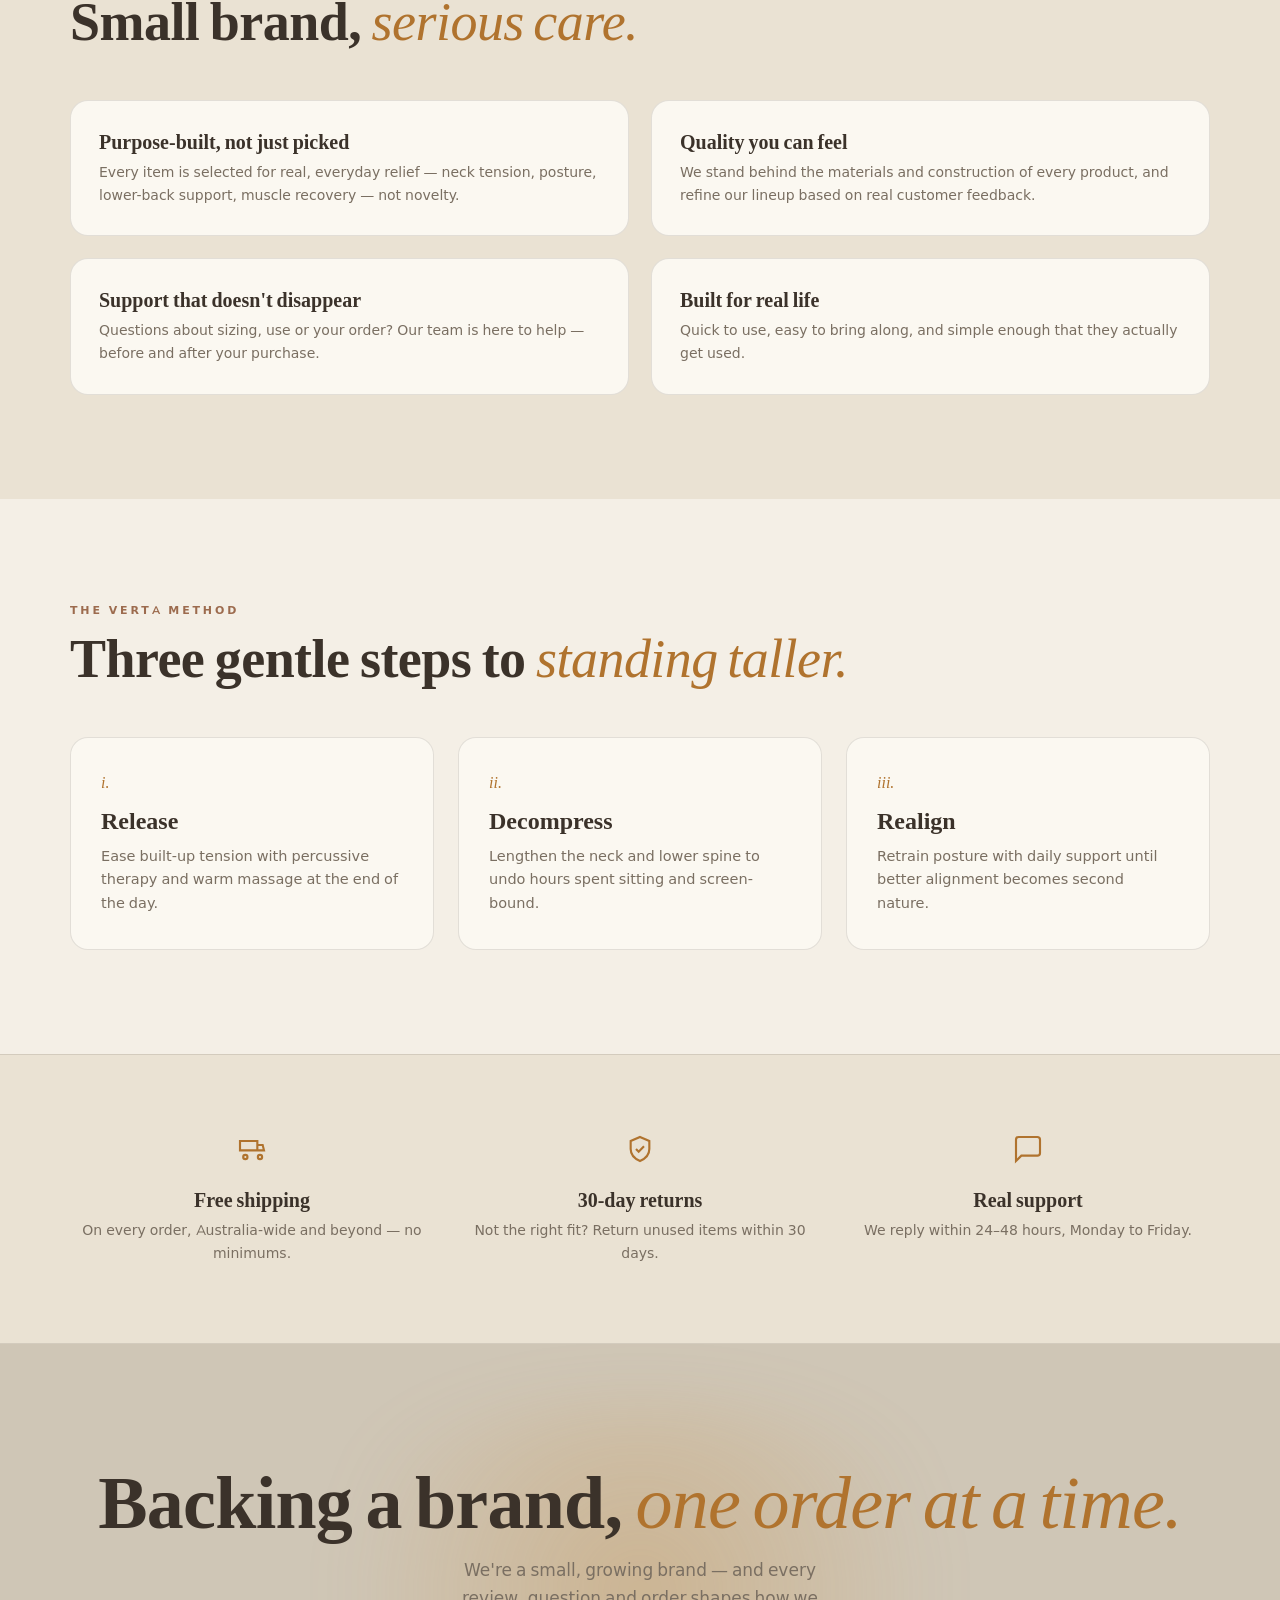
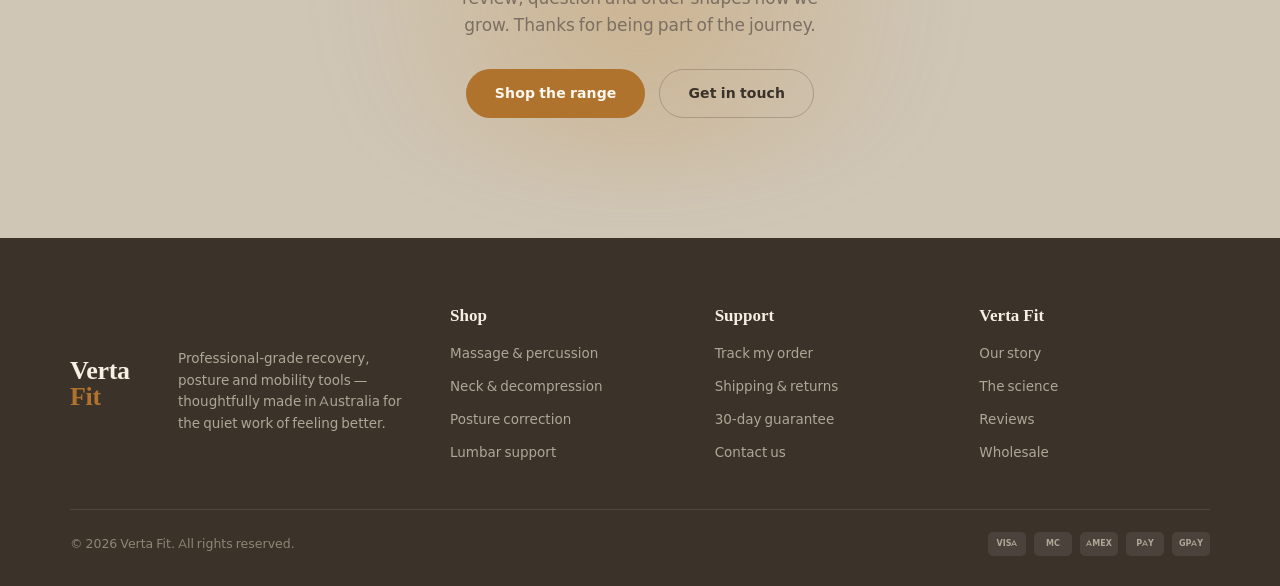
<file: design/prototypes/soft/about.html>
<!doctype html><html lang="en"><head><meta charset="utf-8"><meta name="viewport" content="width=device-width,initial-scale=1">
<style>@font-face{font-family:'Fraunces';font-style:normal;font-weight:500;font-display:swap;src:url([data-uri]) format('woff2');}
@font-face{font-family:'Fraunces';font-style:normal;font-weight:600;font-display:swap;src:url([data-uri]) format('woff2');}
@font-face{font-family:'Fraunces';font-style:italic;font-weight:500;font-display:swap;src:url([data-uri]) format('woff2');}
@font-face{font-family:'Nunito Sans';font-style:normal;font-weight:400;font-display:swap;src:url([data-uri]) format('woff2');}
@font-face{font-family:'Nunito Sans';font-style:normal;font-weight:600;font-display:swap;src:url([data-uri]) format('woff2');}
@font-face{font-family:'Nunito Sans';font-style:normal;font-weight:700;font-display:swap;src:url([data-uri]) format('woff2');}
</style><style>
  :root{
    --cream:#f4efe6; --oat:#eae2d3; --greige:#cfc6b6; --panel:#fbf8f1;
    --honey:#b0732e; --honey-lt:#c58a3d; --clay:#9c6b4e;
    --espresso:#3b322a; --taupe:#7a6f62; --line:rgba(59,50,42,.13);
    --maxw:1200px; --ease:cubic-bezier(.22,.61,.36,1);
    --f-disp:'Fraunces',Georgia,serif; --f-body:'Nunito Sans',system-ui,sans-serif;
  }
  *{box-sizing:border-box}
  html{scroll-behavior:smooth}
  body{margin:0}
  .site{background:var(--cream); color:var(--espresso); font-family:var(--f-body); -webkit-font-smoothing:antialiased; overflow-x:hidden; position:relative}
  .site img{max-width:100%; display:block}
  a{color:inherit; text-decoration:none}
  .container{max-width:var(--maxw); margin:0 auto; padding:0 30px}
  .eyebrow{font-family:var(--f-body); font-weight:700; text-transform:uppercase; letter-spacing:.26em; font-size:11px; color:var(--clay)}
  .serif{font-family:var(--f-disp); font-weight:600; line-height:1.02; letter-spacing:-.01em}
  .serif em{font-style:italic; font-weight:500; color:var(--honey)}
  .btn{display:inline-flex; align-items:center; gap:9px; font-family:var(--f-body); font-weight:700; letter-spacing:.01em;
    font-size:14px; padding:14px 28px; border-radius:999px; cursor:pointer; border:1px solid transparent; transition:transform .2s var(--ease), background .25s, color .25s, border-color .25s}
  .btn-honey{background:var(--honey); color:#fdf8ef}
  .btn-honey:hover{background:var(--honey-lt); transform:translateY(-2px)}
  .btn-ghost{background:transparent; color:var(--espresso); border-color:rgba(59,50,42,.25)}
  .btn-ghost:hover{border-color:var(--honey); color:var(--honey)}

  /* grain overlay */
  .grain{position:fixed; inset:0; z-index:1; pointer-events:none; opacity:.05; mix-blend-mode:multiply;
    background-image:url("data:image/svg+xml,%3Csvg xmlns='http://www.w3.org/2000/svg' width='120' height='120'%3E%3Cfilter id='n'%3E%3CfeTurbulence type='fractalNoise' baseFrequency='0.9' numOctaves='2'/%3E%3C/filter%3E%3Crect width='100%25' height='100%25' filter='url(%23n)'/%3E%3C/svg%3E")}

  /* reveal */
  [data-reveal]{opacity:0; transform:translateY(22px); transition:opacity 1s var(--ease), transform 1s var(--ease)}
  [data-reveal].in{opacity:1; transform:none}
  [data-stagger].in > *{opacity:1 !important; transform:none !important}
  [data-stagger] > *{opacity:0; transform:translateY(20px); transition:opacity .8s var(--ease), transform .8s var(--ease)}
  [data-stagger].in > *:nth-child(2){transition-delay:.09s}
  [data-stagger].in > *:nth-child(3){transition-delay:.18s}
  [data-stagger].in > *:nth-child(4){transition-delay:.27s}
  [data-stagger].in > *:nth-child(5){transition-delay:.36s}
  [data-stagger].in > *:nth-child(6){transition-delay:.45s}

  /* divider sine */
  .divider{max-width:var(--maxw); margin:0 auto; padding:0 30px}
  .divider svg{width:100%; height:22px; display:block; color:var(--clay); opacity:.4}

  /* ---------------- HEADER ---------------- */
  .hdr{position:absolute; inset:0 0 auto 0; z-index:20; padding:26px 0}
  .hdr .container{display:flex; align-items:center; justify-content:space-between}
  .brand{display:flex; align-items:center; gap:13px}
  .brand .mk{width:44px;height:44px;display:block}
  .brand .wm{display:flex; flex-direction:column; gap:3px; line-height:1}
  .brand .wm .w{font-family:var(--f-disp); font-weight:600; font-size:26px; letter-spacing:-.01em}
  .brand .wm .w b{color:var(--honey); font-weight:600}
  .brand .wm .t{font-family:var(--f-body); font-weight:700; text-transform:uppercase; letter-spacing:.24em; font-size:8px; color:var(--taupe)}
  .nav{display:flex; align-items:center; gap:34px}
  .nav a{font-size:14px; font-weight:600; color:var(--espresso); transition:color .2s}
  .nav a:hover{color:var(--honey)}
  .nav .cart{display:flex; align-items:center; gap:7px}
  .nav .cart .badge{background:var(--honey); color:#fdf8ef; font-size:11px; font-weight:700; width:18px; height:18px; border-radius:50%; display:grid; place-items:center}
  @media(max-width:840px){ .nav a:not(.cart){display:none} }

  /* ---------------- HERO ---------------- */
  .hero{position:relative; min-height:clamp(600px,90vh,820px); display:flex; align-items:center; overflow:hidden; z-index:2}
  .hero-media{position:absolute; inset:0; z-index:1; overflow:hidden; clip-path:inset(0 100% 0 0); animation:heroWipe 1.15s var(--ease) .12s forwards}
  .hero-img{position:absolute; inset:0; width:100%; height:100%; object-fit:cover; object-position:70% 46%; transform:scale(1.14); animation:heroKen 1.9s var(--ease) .12s forwards}
  .hero-scrim{position:absolute; inset:0; background:linear-gradient(90deg, var(--cream) 3%, rgba(244,239,230,.94) 24%, rgba(244,239,230,.62) 44%, rgba(244,239,230,0) 64%), linear-gradient(0deg, rgba(244,239,230,.55), transparent 32%)}
  @keyframes heroWipe{to{clip-path:inset(0 0 0 0)}}
  @keyframes heroKen{to{transform:scale(1.04)}}
  .hero-copy{max-width:560px}
  .hero-copy > *{opacity:0; transform:translateY(24px); animation:heroRise .85s var(--ease) forwards}
  .hero-copy > *:nth-child(1){animation-delay:1.05s}
  .hero-copy > *:nth-child(2){animation-delay:1.2s}
  .hero-copy > *:nth-child(3){animation-delay:1.42s}
  .hero-copy > *:nth-child(4){animation-delay:1.58s}
  .hero-copy > *:nth-child(5){animation-delay:1.74s}
  @keyframes heroRise{to{opacity:1; transform:none}}
  @media(prefers-reduced-motion:reduce){
    .hero-media{clip-path:none !important; animation:none !important}
    .hero-img{animation:none !important; transform:none !important}
    .hero-copy > *{opacity:1 !important; transform:none !important; animation:none !important}
  }
  .hero .halo{position:absolute; z-index:1; right:-6%; top:-8%; width:70vw; max-width:900px; aspect-ratio:1; border-radius:50%;
    background:radial-gradient(circle at 50% 50%, rgba(197,138,61,.28), rgba(207,198,182,.22) 42%, transparent 68%);
    filter:blur(10px); animation:breathe 9s ease-in-out infinite}
  .hero .halo2{position:absolute; z-index:1; left:-10%; bottom:-14%; width:44vw; max-width:520px; aspect-ratio:1; border-radius:50%;
    background:radial-gradient(circle, rgba(156,107,78,.16), transparent 66%); filter:blur(8px); animation:breathe 11s ease-in-out infinite 1s}
  @keyframes breathe{0%,100%{transform:scale(1)}50%{transform:scale(1.08)}}
  .hero .container{position:relative; z-index:3; width:100%; padding-top:80px}
  .hero .inner{max-width:760px}
  .hero .eyebrow{margin-bottom:22px}
  .hero .sprig{width:56px; height:auto; color:var(--clay); margin-bottom:18px; opacity:.85}
  .hero h1{margin:0; font-size:clamp(48px,8.4vw,104px)}
  .hero p.lead{max-width:46ch; color:var(--taupe); font-size:clamp(16px,1.5vw,20px); line-height:1.6; margin:26px 0 34px}
  .hero .cta-row{display:flex; gap:14px; flex-wrap:wrap}
  .hero .stats{display:flex; gap:46px; margin-top:70px; flex-wrap:wrap}
  .hero .stat b{font-family:var(--f-disp); font-weight:600; font-size:34px; line-height:1; display:block; color:var(--espresso)}
  .hero .stat span{font-size:11.5px; text-transform:uppercase; letter-spacing:.14em; color:var(--taupe); margin-top:6px; display:block}

  /* trust row */
  .trust{border-top:1px solid var(--line); border-bottom:1px solid var(--line); background:var(--oat); position:relative; z-index:2}
  .trust .container{display:flex; align-items:center; justify-content:center; gap:44px; padding-top:18px; padding-bottom:18px; flex-wrap:wrap}
  .trust .t{display:flex; align-items:center; gap:10px; font-size:13px; font-weight:600; color:var(--espresso); letter-spacing:.02em}
  .trust .t svg{width:17px;height:17px;color:var(--honey)}
  .trust .dot{width:4px;height:4px;border-radius:50%;background:var(--clay);opacity:.5}
  @media(max-width:680px){ .trust .dot{display:none} }

  /* ---------------- SECTION SHELL ---------------- */
  section.blk{padding:104px 0; position:relative; z-index:2}
  .sechead{margin-bottom:52px; max-width:var(--maxw)}
  .sechead .row{display:flex; align-items:flex-end; justify-content:space-between; gap:24px; flex-wrap:wrap}
  .sechead h2{margin:12px 0 0; font-size:clamp(32px,4.6vw,54px)}
  .sechead p{color:var(--taupe); max-width:40ch; margin:0; font-size:16px; line-height:1.65}

  /* ---------------- PRODUCTS ---------------- */
  .prodgrid{display:grid; grid-template-columns:repeat(3,1fr); gap:26px}
  @media(max-width:900px){ .prodgrid{grid-template-columns:repeat(2,1fr)} }
  @media(max-width:600px){ .prodgrid{grid-template-columns:1fr} }
  .card{background:var(--panel); border:1px solid var(--line); border-radius:20px; overflow:hidden; display:flex; flex-direction:column;
    transition:transform .35s var(--ease), box-shadow .35s}
  .card:hover{transform:translateY(-6px); box-shadow:0 24px 50px -28px rgba(59,50,42,.35)}
  .card .art{aspect-ratio:1/1; position:relative; background:var(--oat); display:grid; place-items:center; overflow:hidden}
  .card .art .ph{width:52%; height:52%; color:var(--clay)}
  .card .art .badge{position:absolute; top:14px; left:14px; font-size:9.5px; font-weight:700; text-transform:uppercase; letter-spacing:.14em;
    color:var(--honey); background:rgba(253,248,239,.8); border:1px solid rgba(176,115,46,.3); padding:5px 10px; border-radius:999px}
  .card .art .slot{position:absolute; bottom:12px; left:50%; transform:translateX(-50%); font-size:9px; letter-spacing:.14em; text-transform:uppercase; color:var(--taupe); opacity:.6}
  .card .art .badge{z-index:2}
  .card .art .pimg{position:absolute; inset:0; width:100%; height:100%; object-fit:cover; object-position:center 60%; transition:transform .6s var(--ease)}
  .card:hover .art .pimg{transform:scale(1.045)}
  .spot .stage .pimg{position:absolute; inset:0; width:100%; height:100%; object-fit:cover; object-position:center 60%}
  .card .body{padding:22px 22px 24px; display:flex; flex-direction:column; gap:7px; flex:1}
  .card .cat{font-size:10.5px; text-transform:uppercase; letter-spacing:.16em; color:var(--taupe)}
  .card h3{font-family:var(--f-disp); font-weight:600; font-size:23px; line-height:1.05; margin:0}
  .card .desc{color:var(--taupe); font-size:13.5px; line-height:1.55; margin:0}
  .card .foot{margin-top:auto; padding-top:16px; display:flex; align-items:center; justify-content:space-between}
  .card .price{font-family:var(--f-disp); font-weight:600; font-size:22px; color:var(--espresso)}
  .card .price small{font-size:12px; color:var(--taupe); font-weight:600; font-family:var(--f-body)}
  .card .add{font-size:12px; font-weight:700; text-transform:uppercase; letter-spacing:.06em; color:var(--espresso);
    border:1px solid rgba(59,50,42,.2); padding:9px 16px; border-radius:999px; transition:all .25s}
  .card:hover .add{background:var(--honey); color:#fdf8ef; border-color:var(--honey)}
  .card.viewall{background:var(--greige); align-items:center; justify-content:center; text-align:center}

  /* ---------------- BENEFITS ---------------- */
  .benefits{background:var(--oat); border-top:1px solid var(--line); border-bottom:1px solid var(--line)}
  .bengrid{display:grid; grid-template-columns:repeat(4,1fr); gap:0}
  @media(max-width:860px){ .bengrid{grid-template-columns:repeat(2,1fr)} }
  @media(max-width:460px){ .bengrid{grid-template-columns:1fr} }
  .ben{padding:44px 32px; border-right:1px solid var(--line)}
  .ben:last-child{border-right:none}
  @media(max-width:860px){ .ben{border-bottom:1px solid var(--line)} }
  .ben .ic{width:34px;height:34px;color:var(--honey);margin-bottom:20px}
  .ben h4{font-family:var(--f-disp); font-weight:600; font-size:21px; margin:0 0 10px}
  .ben p{color:var(--taupe); font-size:14px; line-height:1.62; margin:0}

  /* ---------------- SPOTLIGHT ---------------- */
  .spot .grid{display:grid; grid-template-columns:1fr 1fr; gap:64px; align-items:center}
  @media(max-width:880px){ .spot .grid{grid-template-columns:1fr; gap:38px} }
  .spot .stage{position:relative; aspect-ratio:1/1; border-radius:24px; overflow:hidden; background:var(--greige); display:grid; place-items:center}
  .spot .stage .halo{position:absolute; width:64%; aspect-ratio:1; border-radius:50%; background:radial-gradient(circle, rgba(197,138,61,.4), transparent 66%); filter:blur(18px); animation:breathe 8s ease-in-out infinite}
  .spot .stage .ph{width:40%; height:40%; color:var(--clay); position:relative}
  .spot .stage .slot{position:absolute; bottom:16px; left:50%; transform:translateX(-50%); font-size:9.5px; letter-spacing:.14em; text-transform:uppercase; color:var(--taupe); opacity:.7}
  .spot h2{font-size:clamp(30px,4.4vw,50px); margin:14px 0 0}
  .spot p{color:var(--taupe); font-size:16px; line-height:1.7; margin:20px 0 26px; max-width:44ch}
  .specrow{display:flex; gap:40px; margin:0 0 30px; flex-wrap:wrap}
  .specrow .s b{font-family:var(--f-disp); font-weight:600; font-size:30px; display:block; line-height:1; color:var(--espresso)}
  .specrow .s span{font-size:11px; text-transform:uppercase; letter-spacing:.13em; color:var(--taupe); margin-top:5px; display:block}

  /* ---------------- STEPS ---------------- */
  .steps{display:grid; grid-template-columns:repeat(3,1fr); gap:24px}
  @media(max-width:760px){ .steps{grid-template-columns:1fr} }
  .step{border:1px solid var(--line); border-radius:18px; padding:34px 30px; background:var(--panel)}
  .step .n{font-family:var(--f-disp); font-style:italic; font-weight:500; font-size:16px; color:var(--honey)}
  .step h4{font-family:var(--f-disp); font-weight:600; font-size:24px; margin:14px 0 10px}
  .step p{color:var(--taupe); font-size:14.5px; line-height:1.62; margin:0}

  /* ---------------- REVIEWS ---------------- */
  .reviews{background:var(--oat); border-top:1px solid var(--line)}
  .revgrid{display:grid; grid-template-columns:repeat(3,1fr); gap:24px}
  @media(max-width:820px){ .revgrid{grid-template-columns:1fr} }
  .rev{border:1px solid var(--line); border-radius:18px; padding:30px; background:var(--cream)}
  .rev .stars{color:var(--honey); letter-spacing:3px; font-size:14px; margin-bottom:16px}
  .rev p{font-family:var(--f-disp); font-weight:500; font-size:18px; line-height:1.5; margin:0 0 20px; color:var(--espresso)}
  .rev .who{display:flex; align-items:center; gap:12px}
  .rev .av{width:40px;height:40px;border-radius:50%; background:var(--greige); display:grid; place-items:center; font-family:var(--f-disp); font-weight:600; color:var(--espresso); font-size:15px}
  .rev .who b{font-size:14px; display:block; font-weight:700}
  .rev .who span{font-size:12px; color:var(--taupe)}

  /* ---------------- CTA ---------------- */
  .ctaband{position:relative; overflow:hidden; text-align:center; padding:120px 0; background:var(--greige)}
  .ctaband .halo{position:absolute; inset:0; margin:auto; width:60%; aspect-ratio:2/1; border-radius:50%; background:radial-gradient(circle, rgba(197,138,61,.3), transparent 70%); filter:blur(30px)}
  .ctaband h2{position:relative; font-size:clamp(36px,6.4vw,74px); margin:0 0 18px}
  .ctaband p{position:relative; color:var(--taupe); font-size:17px; margin:0 auto 30px; max-width:44ch; line-height:1.6}
  .ctaband .cta-row{position:relative; display:flex; gap:14px; justify-content:center; flex-wrap:wrap}

  /* ---------------- FOOTER ---------------- */
  footer{background:var(--espresso); color:#e9e0d2; padding:66px 0 30px; position:relative; z-index:2}
  .fgrid{display:grid; grid-template-columns:1.5fr 1fr 1fr 1fr; gap:34px}
  @media(max-width:760px){ .fgrid{grid-template-columns:1fr 1fr} }
  footer .brand .w{color:#f6efe2}
  footer .brand .w b{color:var(--honey-lt)}
  footer .brand .t{color:#b0a696}
  footer .about{color:#b0a696; font-size:13.5px; line-height:1.6; max-width:34ch; margin:16px 0 0}
  footer h5{font-family:var(--f-disp); font-weight:600; font-size:17px; color:#f6efe2; margin:0 0 16px}
  footer ul{list-style:none; margin:0; padding:0; display:flex; flex-direction:column; gap:11px}
  footer ul a{color:#b0a696; font-size:13.5px; transition:color .2s}
  footer ul a:hover{color:var(--honey-lt)}
  .fbot{margin-top:46px; padding-top:22px; border-top:1px solid rgba(255,255,255,.1); display:flex; justify-content:space-between; align-items:center; flex-wrap:wrap; gap:14px}
  .fbot span{color:#8f8676; font-size:12.5px}
  .pay{display:flex; gap:8px}
  .pay i{width:38px;height:24px;border-radius:5px; background:rgba(255,255,255,.08); display:grid; place-items:center; font-size:8px; font-weight:700; color:#b0a696; font-style:normal}

  @media (prefers-reduced-motion: reduce){
    *{animation:none !important; scroll-behavior:auto !important}
    [data-reveal],[data-stagger] > *{opacity:1 !important; transform:none !important}
  }

  /* ---- sub-page shared ---- */
  .hdr.solid{position:static; background:var(--cream); border-bottom:1px solid var(--line)}
  .pagetop{padding:54px 0 6px; position:relative; z-index:2}
  .crumb{font-size:12.5px; color:var(--taupe); letter-spacing:.02em}
  .crumb a{color:var(--taupe)} .crumb a:hover{color:var(--honey)}
  .pagetitle{margin:14px 0 0; font-size:clamp(34px,5vw,58px)}
  .pagelead{color:var(--taupe); font-size:16px; line-height:1.65; margin:16px 0 0; max-width:56ch}
  /* ---- shop ---- */
  .filters{display:flex; align-items:center; justify-content:space-between; gap:16px; flex-wrap:wrap; margin:8px 0 30px}
  .chips{display:flex; gap:10px; flex-wrap:wrap}
  .chip{font-family:var(--f-body); font-size:13px; font-weight:700; color:var(--taupe); padding:9px 17px; border-radius:999px; border:1px solid var(--line); background:var(--panel); cursor:pointer; transition:all .2s}
  .chip.active,.chip:hover{background:var(--honey); color:#fdf8ef; border-color:var(--honey)}
  .sortwrap{display:flex; align-items:center; gap:16px}
  .sortlabel{font-size:13px; color:var(--taupe)}
  .sortsel{font-size:13px; font-weight:700; color:var(--espresso); border:1px solid var(--line); background:var(--panel); padding:9px 15px; border-radius:999px; cursor:pointer}
  /* ---- pdp ---- */
  .pdp{display:grid; grid-template-columns:1.02fr .98fr; gap:54px; align-items:start}
  @media(max-width:900px){.pdp{grid-template-columns:1fr; gap:30px}}
  .pdp-main{aspect-ratio:1/1; border-radius:22px; overflow:hidden; background:var(--oat)}
  .pdp-main img{width:100%; height:100%; object-fit:cover; object-position:center 58%}
  .thumbs{display:flex; gap:12px; margin-top:14px}
  .thumb{width:84px; height:84px; border-radius:14px; overflow:hidden; border:1px solid var(--line); background:var(--oat); cursor:pointer; padding:0}
  .thumb img{width:100%; height:100%; object-fit:cover}
  .thumb.active{border-color:var(--honey); border-width:2px}
  .pdp-info{padding-top:4px}
  .pdp-info h1{font-family:var(--f-disp); font-weight:600; font-size:clamp(30px,3.6vw,44px); margin:10px 0 0; letter-spacing:-.01em; line-height:1.05}
  .rating{display:flex; align-items:center; gap:10px; margin:14px 0 0; color:var(--honey); font-size:15px; letter-spacing:2px}
  .rating span{color:var(--taupe); font-size:13px; letter-spacing:0; font-weight:600}
  .pdp-price{font-family:var(--f-disp); font-weight:600; font-size:30px; color:var(--espresso); margin:16px 0 0}
  .pdp-price small{font-size:14px; color:var(--taupe); font-weight:600}
  .pdp-desc{color:var(--taupe); font-size:15.5px; line-height:1.7; margin:18px 0 0; max-width:48ch}
  .opt{margin:26px 0 0}
  .opt-label{font-size:12px; color:var(--taupe); margin-bottom:12px; text-transform:uppercase; letter-spacing:.1em; font-weight:700}
  .opt-label b{color:var(--espresso)}
  .swatches{display:flex; gap:12px}
  .swatch{width:38px; height:38px; border-radius:50%; border:2px solid var(--line); cursor:pointer; padding:0; transition:border-color .2s}
  .swatch.active{border-color:var(--honey)}
  .sizes{display:flex; gap:10px; flex-wrap:wrap}
  .size{min-width:44px; padding:9px 12px; border-radius:10px; border:1px solid var(--line); background:var(--panel); font-weight:700; font-size:13px; color:var(--espresso); cursor:pointer}
  .size.active{background:var(--honey); color:#fdf8ef; border-color:var(--honey)}
  .buyrow{display:flex; gap:14px; align-items:stretch; margin:26px 0 0; flex-wrap:wrap}
  .qty{display:flex; align-items:center; border:1px solid var(--line); border-radius:999px; background:var(--panel)}
  .qty button{border:0; background:none; font-size:18px; width:42px; height:48px; cursor:pointer; color:var(--espresso)}
  .qty span{min-width:26px; text-align:center; font-weight:700}
  .buyrow .btn-honey{flex:1; justify-content:center; min-width:210px}
  .buynow{display:flex; justify-content:center; margin:12px 0 0; width:100%}
  .trustpts{list-style:none; margin:24px 0 0; padding:0; display:flex; flex-direction:column; gap:10px}
  .trustpts li{font-size:14px; color:var(--espresso); display:flex; gap:10px; align-items:center}
  .trustpts li svg{width:17px;height:17px;color:var(--honey);flex:0 0 auto}
  .acc{margin:28px 0 0; border-top:1px solid var(--line)}
  .acc details{border-bottom:1px solid var(--line)}
  .acc summary{cursor:pointer; padding:16px 0; font-family:var(--f-disp); font-weight:600; font-size:17px; list-style:none; display:flex; justify-content:space-between; align-items:center}
  .acc summary::-webkit-details-marker{display:none}
  .acc summary::after{content:"+"; color:var(--honey); font-size:20px}
  .acc details[open] summary::after{content:"\2013"}
  .acc details .body-acc{margin:0 0 18px; color:var(--taupe); font-size:14.5px; line-height:1.7}
  .acc details .body-acc ul{margin:8px 0 0; padding-left:18px}
  .acc details .body-acc li{margin:4px 0}
  /* ---- about ---- */
  .about-hero{padding:70px 0 0; text-align:center; position:relative; z-index:2}
  .about-hero .eyebrow{margin-bottom:16px}
  .about-hero h1{font-size:clamp(40px,6.4vw,82px); margin:0 auto; max-width:15ch}
  .about-lead{color:var(--taupe); font-size:clamp(16px,1.6vw,20px); line-height:1.65; margin:22px auto 0; max-width:60ch}
  .about-hero-img{max-width:1120px; margin:48px auto 0; padding:0 30px}
  .about-hero-img img{width:100%; border-radius:24px; aspect-ratio:16/8; object-fit:cover; object-position:center 42%}
  .story{display:grid; grid-template-columns:.9fr 1.1fr; gap:56px; align-items:start}
  @media(max-width:820px){.story{grid-template-columns:1fr; gap:18px}}
  .story h2{font-size:clamp(28px,3.6vw,44px); margin:12px 0 0}
  .story p{color:var(--taupe); font-size:16px; line-height:1.78; margin:0 0 16px}
  .diffs{display:grid; grid-template-columns:repeat(2,1fr); gap:22px}
  @media(max-width:680px){.diffs{grid-template-columns:1fr}}
  .diff{background:var(--panel); border:1px solid var(--line); border-radius:18px; padding:28px}
  .diff h4{font-family:var(--f-disp); font-weight:600; font-size:20px; margin:0 0 8px}
  .diff p{color:var(--taupe); font-size:14px; line-height:1.62; margin:0}
  .promises{display:grid; grid-template-columns:repeat(3,1fr); gap:24px}
  @media(max-width:760px){.promises{grid-template-columns:1fr}}
  .promise{text-align:center; padding:8px}
  .promise .ic{width:32px;height:32px;color:var(--honey);margin:0 auto 16px}
  .promise h4{font-family:var(--f-disp); font-weight:600; font-size:20px; margin:0 0 8px}
  .promise p{color:var(--taupe); font-size:14px; line-height:1.6; margin:0}
  /* ---- forms / contact / track ---- */
  .contact-grid{display:grid; grid-template-columns:1.05fr .95fr; gap:56px; align-items:start}
  @media(max-width:820px){.contact-grid{grid-template-columns:1fr; gap:36px}}
  .form{display:flex; flex-direction:column; gap:18px}
  .frow{display:grid; grid-template-columns:1fr 1fr; gap:16px}
  @media(max-width:520px){.frow{grid-template-columns:1fr}}
  .field label{display:block; font-size:12px; font-weight:700; color:var(--taupe); text-transform:uppercase; letter-spacing:.08em; margin-bottom:8px}
  .field input,.field textarea{width:100%; font-family:var(--f-body); font-size:15px; color:var(--espresso); background:var(--panel); border:1px solid var(--line); border-radius:12px; padding:13px 15px; outline:none; transition:border-color .2s}
  .field input:focus,.field textarea:focus{border-color:var(--honey)}
  .field textarea{min-height:140px; resize:vertical}
  .info-card{background:var(--panel); border:1px solid var(--line); border-radius:20px; padding:12px 30px}
  .info-row{display:flex; gap:14px; padding:20px 0; border-bottom:1px solid var(--line)}
  .info-row:last-child{border-bottom:none}
  .info-row .ic{width:22px;height:22px;color:var(--honey);flex:0 0 auto;margin-top:2px}
  .info-row b{display:block; font-size:14px; margin-bottom:3px; font-weight:700}
  .info-row span{font-size:14px; color:var(--taupe); line-height:1.5}
  .info-row a{color:var(--honey)}
  .track-box{max-width:600px; margin:34px auto 0; background:var(--panel); border:1px solid var(--line); border-radius:22px; padding:36px}
  .track-steps{display:grid; grid-template-columns:repeat(4,1fr); gap:22px; margin-top:8px}
  @media(max-width:760px){.track-steps{grid-template-columns:1fr 1fr}}
  .tstep{text-align:center}
  .tstep .num{width:42px;height:42px;border-radius:50%;background:var(--oat);color:var(--honey);font-family:var(--f-disp);font-weight:600;font-size:17px;display:grid;place-items:center;margin:0 auto 12px}
  .tstep h4{font-family:var(--f-disp);font-weight:600;font-size:16px;margin:0 0 6px}
  .tstep p{font-size:12.5px;color:var(--taupe);line-height:1.5;margin:0}
  .note{text-align:center; color:var(--taupe); font-size:14px; margin:34px auto 0; max-width:52ch; line-height:1.6}
  .note a{color:var(--honey)}
</style><title>About — Verta Fit</title></head><body>
<div class="grain"></div>
<div class="site">
  <svg width="0" height="0" style="position:absolute" aria-hidden="true"><defs>
    <linearGradient id="hny" x1="0" y1="0" x2="1" y2="0"><stop offset="0" stop-color="#c58a3d"/><stop offset=".5" stop-color="#b0732e"/><stop offset="1" stop-color="#c58a3d"/></linearGradient>
  </defs></svg>
<!-- ============ HEADER ============ -->
  <header class="hdr solid">
    <div class="container">
      <a class="brand" href="index.html">
        <svg class="mk" viewBox="0 0 200 200" aria-hidden="true">
          <circle cx="100" cy="100" r="94" fill="#efe7d9"/>
          <circle cx="100" cy="100" r="94" fill="none" stroke="#9c6b4e" stroke-width="1.5" stroke-opacity="0.35"/>
          <path d="M34 104 H82 L92 104 L99 90 L106 104 L114 74 L123 132 L131 104 L138 104 H166" fill="none" stroke="url(#hny)" stroke-width="5" stroke-linecap="round" stroke-linejoin="round"/>
        </svg>
        <span class="wm"><span class="w">Verta <b>Fit</b></span><span class="t">Relief · Recovery · Balance</span></span>
      </a>
      <nav class="nav">
        <a href="shop.html">Shop</a><a href="shop.html">Recovery</a><a href="shop.html">Posture</a><a href="about.html">About</a>
        <a class="cart" href="#"><svg width="19" height="19" viewBox="0 0 24 24" fill="none" stroke="currentColor" stroke-width="1.7"><path d="M6 6h15l-1.5 9h-12z"/><circle cx="9" cy="20" r="1.4"/><circle cx="18" cy="20" r="1.4"/><path d="M6 6 5 3H3"/></svg><span class="badge">2</span></a>
      </nav>
    </div>
  </header>
  <section class="about-hero">
    <div class="container">
      <div class="eyebrow" data-reveal>Our story</div>
      <h1 class="serif" data-reveal>Relief. Recovery. <em>Balance.</em></h1>
      <p class="about-lead" data-reveal>At Verta Fit, we believe everyday relief shouldn't be complicated — or expensive. We design and curate recovery and wellness products that help real people move better, sit better, and feel better, one small habit at a time.</p>
    </div>
    <div class="about-hero-img" data-reveal><img src="[data-uri]" alt="Verta Fit recovery range"></div>
  </section>
  <section class="blk">
    <div class="container">
      <div class="story">
        <div data-reveal><div class="eyebrow">Why we started</div><h2 class="serif">Built for the <em>hours after.</em></h2></div>
        <div data-reveal>
          <p>Most of us spend our days hunched over desks, phones and steering wheels — and our bodies pay for it. Stiff necks, tight shoulders and aching lower backs have become the norm instead of the exception. Verta Fit was built to change that.</p>
          <p>We didn't want to sell one-size-fits-all gadgets that end up in a drawer after a week. So every product we offer is chosen and refined with one question in mind: will this actually make someone's day-to-day life more comfortable?</p>
        </div>
      </div>
    </div>
  </section>
  <section class="blk reviews" style="padding-top:0">
    <div class="container">
      <div class="sechead" data-reveal><div class="row"><div><div class="eyebrow">What makes us different</div><h2 class="serif">Small brand, <em>serious care.</em></h2></div></div></div>
      <div class="diffs" data-reveal data-stagger>
        <div class="diff"><h4>Purpose-built, not just picked</h4><p>Every item is selected for real, everyday relief — neck tension, posture, lower-back support, muscle recovery — not novelty.</p></div>
        <div class="diff"><h4>Quality you can feel</h4><p>We stand behind the materials and construction of every product, and refine our lineup based on real customer feedback.</p></div>
        <div class="diff"><h4>Support that doesn't disappear</h4><p>Questions about sizing, use or your order? Our team is here to help — before and after your purchase.</p></div>
        <div class="diff"><h4>Built for real life</h4><p>Quick to use, easy to bring along, and simple enough that they actually get used.</p></div>
      </div>
    </div>
  </section>
  <section class="blk">
    <div class="container">
      <div class="sechead" data-reveal><div class="row"><div><div class="eyebrow">The Verta method</div><h2 class="serif">Three gentle steps to <em>standing taller.</em></h2></div></div></div>
      <div class="steps" data-reveal data-stagger>
        <div class="step"><div class="n">i.</div><h4>Release</h4><p>Ease built-up tension with percussive therapy and warm massage at the end of the day.</p></div>
        <div class="step"><div class="n">ii.</div><h4>Decompress</h4><p>Lengthen the neck and lower spine to undo hours spent sitting and screen-bound.</p></div>
        <div class="step"><div class="n">iii.</div><h4>Realign</h4><p>Retrain posture with daily support until better alignment becomes second nature.</p></div>
      </div>
    </div>
  </section>
  <section class="blk benefits" style="padding:70px 0">
    <div class="container">
      <div class="promises" data-reveal data-stagger>
        <div class="promise"><svg class="ic" viewBox="0 0 24 24" fill="none" stroke="currentColor" stroke-width="1.6"><path d="M3 13h13V6H3zM16 9h4l1 4h-5z"/><circle cx="7" cy="18" r="1.6"/><circle cx="18" cy="18" r="1.6"/></svg><h4>Free shipping</h4><p>On every order, Australia-wide and beyond — no minimums.</p></div>
        <div class="promise"><svg class="ic" viewBox="0 0 24 24" fill="none" stroke="currentColor" stroke-width="1.6"><path d="M12 3l7 3v6c0 5-3.5 7.5-7 9-3.5-1.5-7-4-7-9V6z"/><path d="M9 12l2 2 4-4"/></svg><h4>30-day returns</h4><p>Not the right fit? Return unused items within 30 days.</p></div>
        <div class="promise"><svg class="ic" viewBox="0 0 24 24" fill="none" stroke="currentColor" stroke-width="1.6"><path d="M21 15a2 2 0 0 1-2 2H7l-4 4V5a2 2 0 0 1 2-2h14a2 2 0 0 1 2 2z"/></svg><h4>Real support</h4><p>We reply within 24–48 hours, Monday to Friday.</p></div>
      </div>
    </div>
  </section>
  <section class="ctaband">
    <div class="halo"></div>
    <div class="container" data-reveal>
      <h2 class="serif">Backing a brand, <em>one order at a time.</em></h2>
      <p>We're a small, growing brand — and every review, question and order shapes how we grow. Thanks for being part of the journey.</p>
      <div class="cta-row"><a class="btn btn-honey" href="shop.html">Shop the range</a><a class="btn btn-ghost" href="contact.html">Get in touch</a></div>
    </div>
  </section>
<!-- ============ FOOTER ============ -->
  <footer>
    <div class="container">
      <div class="fgrid">
        <div class="brand">
          <span class="wm"><span class="w serif" style="font-size:26px">Verta <b>Fit</b></span></span>
          <p class="about">Professional-grade recovery, posture and mobility tools — thoughtfully made in Australia for the quiet work of feeling better.</p>
        </div>
        <div><h5>Shop</h5><ul><li><a href="shop.html">Massage &amp; percussion</a></li><li><a href="shop.html">Neck &amp; decompression</a></li><li><a href="shop.html">Posture correction</a></li><li><a href="shop.html">Lumbar support</a></li></ul></div>
        <div><h5>Support</h5><ul><li><a href="track-order.html">Track my order</a></li><li><a href="track-order.html">Shipping &amp; returns</a></li><li><a href="#">30-day guarantee</a></li><li><a href="contact.html">Contact us</a></li></ul></div>
        <div><h5>Verta Fit</h5><ul><li><a href="about.html">Our story</a></li><li><a href="#">The science</a></li><li><a href="index.html#reviews">Reviews</a></li><li><a href="#">Wholesale</a></li></ul></div>
      </div>
      <div class="fbot"><span>© 2026 Verta Fit. All rights reserved.</span><div class="pay"><i>VISA</i><i>MC</i><i>AMEX</i><i>PAY</i><i>GPAY</i></div></div>
    </div>
  </footer>
</div>
<script>
(function(){
  var els=[].slice.call(document.querySelectorAll('[data-reveal]'));
  var reduce=window.matchMedia&&window.matchMedia('(prefers-reduced-motion: reduce)').matches;
  function show(e){e.classList.add('in');}
  if(reduce||!('IntersectionObserver' in window)){els.forEach(show);return;}
  var io=new IntersectionObserver(function(en){en.forEach(function(x){if(x.isIntersecting){show(x.target);io.unobserve(x.target);}});},{threshold:0,rootMargin:'0px 0px -40px 0px'});
  els.forEach(function(e){io.observe(e);});
  var h=window.innerHeight||800;
  els.forEach(function(e){if(e.getBoundingClientRect().top<h*0.95)show(e);});
  setTimeout(function(){els.forEach(show);},1600);
})();
</script>

</body></html>
</file>
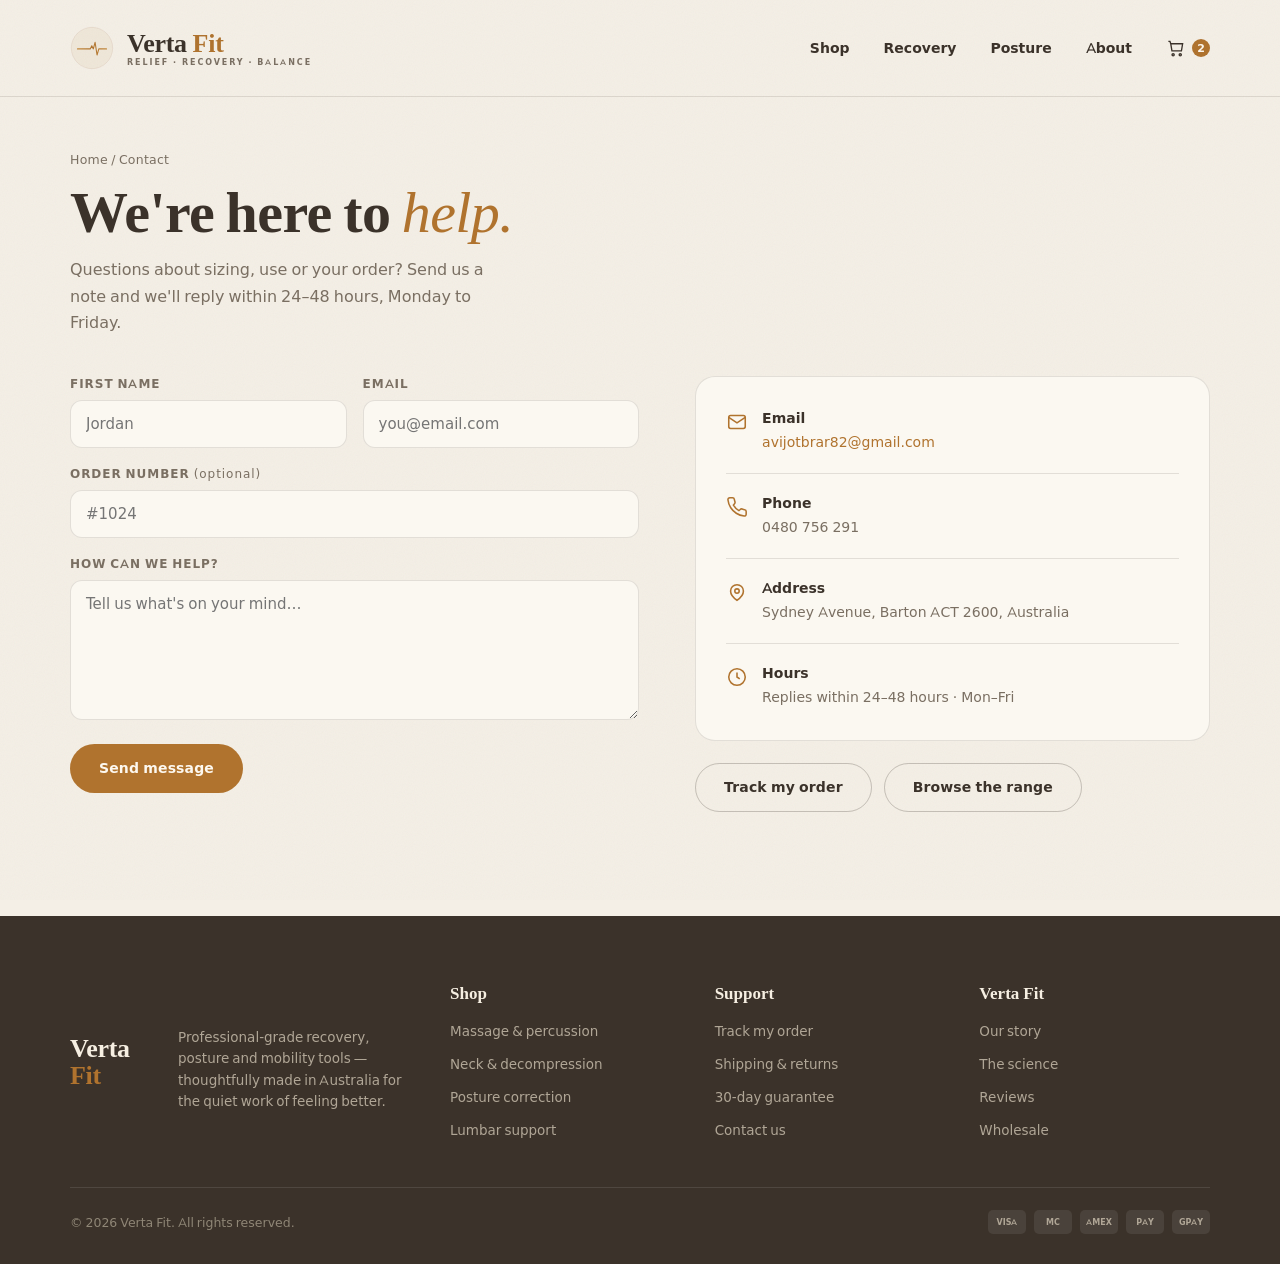
<file: design/prototypes/soft/contact.html>
<!doctype html><html lang="en"><head><meta charset="utf-8"><meta name="viewport" content="width=device-width,initial-scale=1">
<style>@font-face{font-family:'Fraunces';font-style:normal;font-weight:500;font-display:swap;src:url([data-uri]) format('woff2');}
@font-face{font-family:'Fraunces';font-style:normal;font-weight:600;font-display:swap;src:url([data-uri]) format('woff2');}
@font-face{font-family:'Fraunces';font-style:italic;font-weight:500;font-display:swap;src:url([data-uri]) format('woff2');}
@font-face{font-family:'Nunito Sans';font-style:normal;font-weight:400;font-display:swap;src:url([data-uri]) format('woff2');}
@font-face{font-family:'Nunito Sans';font-style:normal;font-weight:600;font-display:swap;src:url([data-uri]) format('woff2');}
@font-face{font-family:'Nunito Sans';font-style:normal;font-weight:700;font-display:swap;src:url([data-uri]) format('woff2');}
</style><style>
  :root{
    --cream:#f4efe6; --oat:#eae2d3; --greige:#cfc6b6; --panel:#fbf8f1;
    --honey:#b0732e; --honey-lt:#c58a3d; --clay:#9c6b4e;
    --espresso:#3b322a; --taupe:#7a6f62; --line:rgba(59,50,42,.13);
    --maxw:1200px; --ease:cubic-bezier(.22,.61,.36,1);
    --f-disp:'Fraunces',Georgia,serif; --f-body:'Nunito Sans',system-ui,sans-serif;
  }
  *{box-sizing:border-box}
  html{scroll-behavior:smooth}
  body{margin:0}
  .site{background:var(--cream); color:var(--espresso); font-family:var(--f-body); -webkit-font-smoothing:antialiased; overflow-x:hidden; position:relative}
  .site img{max-width:100%; display:block}
  a{color:inherit; text-decoration:none}
  .container{max-width:var(--maxw); margin:0 auto; padding:0 30px}
  .eyebrow{font-family:var(--f-body); font-weight:700; text-transform:uppercase; letter-spacing:.26em; font-size:11px; color:var(--clay)}
  .serif{font-family:var(--f-disp); font-weight:600; line-height:1.02; letter-spacing:-.01em}
  .serif em{font-style:italic; font-weight:500; color:var(--honey)}
  .btn{display:inline-flex; align-items:center; gap:9px; font-family:var(--f-body); font-weight:700; letter-spacing:.01em;
    font-size:14px; padding:14px 28px; border-radius:999px; cursor:pointer; border:1px solid transparent; transition:transform .2s var(--ease), background .25s, color .25s, border-color .25s}
  .btn-honey{background:var(--honey); color:#fdf8ef}
  .btn-honey:hover{background:var(--honey-lt); transform:translateY(-2px)}
  .btn-ghost{background:transparent; color:var(--espresso); border-color:rgba(59,50,42,.25)}
  .btn-ghost:hover{border-color:var(--honey); color:var(--honey)}

  /* grain overlay */
  .grain{position:fixed; inset:0; z-index:1; pointer-events:none; opacity:.05; mix-blend-mode:multiply;
    background-image:url("data:image/svg+xml,%3Csvg xmlns='http://www.w3.org/2000/svg' width='120' height='120'%3E%3Cfilter id='n'%3E%3CfeTurbulence type='fractalNoise' baseFrequency='0.9' numOctaves='2'/%3E%3C/filter%3E%3Crect width='100%25' height='100%25' filter='url(%23n)'/%3E%3C/svg%3E")}

  /* reveal */
  [data-reveal]{opacity:0; transform:translateY(22px); transition:opacity 1s var(--ease), transform 1s var(--ease)}
  [data-reveal].in{opacity:1; transform:none}
  [data-stagger].in > *{opacity:1 !important; transform:none !important}
  [data-stagger] > *{opacity:0; transform:translateY(20px); transition:opacity .8s var(--ease), transform .8s var(--ease)}
  [data-stagger].in > *:nth-child(2){transition-delay:.09s}
  [data-stagger].in > *:nth-child(3){transition-delay:.18s}
  [data-stagger].in > *:nth-child(4){transition-delay:.27s}
  [data-stagger].in > *:nth-child(5){transition-delay:.36s}
  [data-stagger].in > *:nth-child(6){transition-delay:.45s}

  /* divider sine */
  .divider{max-width:var(--maxw); margin:0 auto; padding:0 30px}
  .divider svg{width:100%; height:22px; display:block; color:var(--clay); opacity:.4}

  /* ---------------- HEADER ---------------- */
  .hdr{position:absolute; inset:0 0 auto 0; z-index:20; padding:26px 0}
  .hdr .container{display:flex; align-items:center; justify-content:space-between}
  .brand{display:flex; align-items:center; gap:13px}
  .brand .mk{width:44px;height:44px;display:block}
  .brand .wm{display:flex; flex-direction:column; gap:3px; line-height:1}
  .brand .wm .w{font-family:var(--f-disp); font-weight:600; font-size:26px; letter-spacing:-.01em}
  .brand .wm .w b{color:var(--honey); font-weight:600}
  .brand .wm .t{font-family:var(--f-body); font-weight:700; text-transform:uppercase; letter-spacing:.24em; font-size:8px; color:var(--taupe)}
  .nav{display:flex; align-items:center; gap:34px}
  .nav a{font-size:14px; font-weight:600; color:var(--espresso); transition:color .2s}
  .nav a:hover{color:var(--honey)}
  .nav .cart{display:flex; align-items:center; gap:7px}
  .nav .cart .badge{background:var(--honey); color:#fdf8ef; font-size:11px; font-weight:700; width:18px; height:18px; border-radius:50%; display:grid; place-items:center}
  @media(max-width:840px){ .nav a:not(.cart){display:none} }

  /* ---------------- HERO ---------------- */
  .hero{position:relative; min-height:clamp(600px,90vh,820px); display:flex; align-items:center; overflow:hidden; z-index:2}
  .hero-media{position:absolute; inset:0; z-index:1; overflow:hidden; clip-path:inset(0 100% 0 0); animation:heroWipe 1.15s var(--ease) .12s forwards}
  .hero-img{position:absolute; inset:0; width:100%; height:100%; object-fit:cover; object-position:70% 46%; transform:scale(1.14); animation:heroKen 1.9s var(--ease) .12s forwards}
  .hero-scrim{position:absolute; inset:0; background:linear-gradient(90deg, var(--cream) 3%, rgba(244,239,230,.94) 24%, rgba(244,239,230,.62) 44%, rgba(244,239,230,0) 64%), linear-gradient(0deg, rgba(244,239,230,.55), transparent 32%)}
  @keyframes heroWipe{to{clip-path:inset(0 0 0 0)}}
  @keyframes heroKen{to{transform:scale(1.04)}}
  .hero-copy{max-width:560px}
  .hero-copy > *{opacity:0; transform:translateY(24px); animation:heroRise .85s var(--ease) forwards}
  .hero-copy > *:nth-child(1){animation-delay:1.05s}
  .hero-copy > *:nth-child(2){animation-delay:1.2s}
  .hero-copy > *:nth-child(3){animation-delay:1.42s}
  .hero-copy > *:nth-child(4){animation-delay:1.58s}
  .hero-copy > *:nth-child(5){animation-delay:1.74s}
  @keyframes heroRise{to{opacity:1; transform:none}}
  @media(prefers-reduced-motion:reduce){
    .hero-media{clip-path:none !important; animation:none !important}
    .hero-img{animation:none !important; transform:none !important}
    .hero-copy > *{opacity:1 !important; transform:none !important; animation:none !important}
  }
  .hero .halo{position:absolute; z-index:1; right:-6%; top:-8%; width:70vw; max-width:900px; aspect-ratio:1; border-radius:50%;
    background:radial-gradient(circle at 50% 50%, rgba(197,138,61,.28), rgba(207,198,182,.22) 42%, transparent 68%);
    filter:blur(10px); animation:breathe 9s ease-in-out infinite}
  .hero .halo2{position:absolute; z-index:1; left:-10%; bottom:-14%; width:44vw; max-width:520px; aspect-ratio:1; border-radius:50%;
    background:radial-gradient(circle, rgba(156,107,78,.16), transparent 66%); filter:blur(8px); animation:breathe 11s ease-in-out infinite 1s}
  @keyframes breathe{0%,100%{transform:scale(1)}50%{transform:scale(1.08)}}
  .hero .container{position:relative; z-index:3; width:100%; padding-top:80px}
  .hero .inner{max-width:760px}
  .hero .eyebrow{margin-bottom:22px}
  .hero .sprig{width:56px; height:auto; color:var(--clay); margin-bottom:18px; opacity:.85}
  .hero h1{margin:0; font-size:clamp(48px,8.4vw,104px)}
  .hero p.lead{max-width:46ch; color:var(--taupe); font-size:clamp(16px,1.5vw,20px); line-height:1.6; margin:26px 0 34px}
  .hero .cta-row{display:flex; gap:14px; flex-wrap:wrap}
  .hero .stats{display:flex; gap:46px; margin-top:70px; flex-wrap:wrap}
  .hero .stat b{font-family:var(--f-disp); font-weight:600; font-size:34px; line-height:1; display:block; color:var(--espresso)}
  .hero .stat span{font-size:11.5px; text-transform:uppercase; letter-spacing:.14em; color:var(--taupe); margin-top:6px; display:block}

  /* trust row */
  .trust{border-top:1px solid var(--line); border-bottom:1px solid var(--line); background:var(--oat); position:relative; z-index:2}
  .trust .container{display:flex; align-items:center; justify-content:center; gap:44px; padding-top:18px; padding-bottom:18px; flex-wrap:wrap}
  .trust .t{display:flex; align-items:center; gap:10px; font-size:13px; font-weight:600; color:var(--espresso); letter-spacing:.02em}
  .trust .t svg{width:17px;height:17px;color:var(--honey)}
  .trust .dot{width:4px;height:4px;border-radius:50%;background:var(--clay);opacity:.5}
  @media(max-width:680px){ .trust .dot{display:none} }

  /* ---------------- SECTION SHELL ---------------- */
  section.blk{padding:104px 0; position:relative; z-index:2}
  .sechead{margin-bottom:52px; max-width:var(--maxw)}
  .sechead .row{display:flex; align-items:flex-end; justify-content:space-between; gap:24px; flex-wrap:wrap}
  .sechead h2{margin:12px 0 0; font-size:clamp(32px,4.6vw,54px)}
  .sechead p{color:var(--taupe); max-width:40ch; margin:0; font-size:16px; line-height:1.65}

  /* ---------------- PRODUCTS ---------------- */
  .prodgrid{display:grid; grid-template-columns:repeat(3,1fr); gap:26px}
  @media(max-width:900px){ .prodgrid{grid-template-columns:repeat(2,1fr)} }
  @media(max-width:600px){ .prodgrid{grid-template-columns:1fr} }
  .card{background:var(--panel); border:1px solid var(--line); border-radius:20px; overflow:hidden; display:flex; flex-direction:column;
    transition:transform .35s var(--ease), box-shadow .35s}
  .card:hover{transform:translateY(-6px); box-shadow:0 24px 50px -28px rgba(59,50,42,.35)}
  .card .art{aspect-ratio:1/1; position:relative; background:var(--oat); display:grid; place-items:center; overflow:hidden}
  .card .art .ph{width:52%; height:52%; color:var(--clay)}
  .card .art .badge{position:absolute; top:14px; left:14px; font-size:9.5px; font-weight:700; text-transform:uppercase; letter-spacing:.14em;
    color:var(--honey); background:rgba(253,248,239,.8); border:1px solid rgba(176,115,46,.3); padding:5px 10px; border-radius:999px}
  .card .art .slot{position:absolute; bottom:12px; left:50%; transform:translateX(-50%); font-size:9px; letter-spacing:.14em; text-transform:uppercase; color:var(--taupe); opacity:.6}
  .card .art .badge{z-index:2}
  .card .art .pimg{position:absolute; inset:0; width:100%; height:100%; object-fit:cover; object-position:center 60%; transition:transform .6s var(--ease)}
  .card:hover .art .pimg{transform:scale(1.045)}
  .spot .stage .pimg{position:absolute; inset:0; width:100%; height:100%; object-fit:cover; object-position:center 60%}
  .card .body{padding:22px 22px 24px; display:flex; flex-direction:column; gap:7px; flex:1}
  .card .cat{font-size:10.5px; text-transform:uppercase; letter-spacing:.16em; color:var(--taupe)}
  .card h3{font-family:var(--f-disp); font-weight:600; font-size:23px; line-height:1.05; margin:0}
  .card .desc{color:var(--taupe); font-size:13.5px; line-height:1.55; margin:0}
  .card .foot{margin-top:auto; padding-top:16px; display:flex; align-items:center; justify-content:space-between}
  .card .price{font-family:var(--f-disp); font-weight:600; font-size:22px; color:var(--espresso)}
  .card .price small{font-size:12px; color:var(--taupe); font-weight:600; font-family:var(--f-body)}
  .card .add{font-size:12px; font-weight:700; text-transform:uppercase; letter-spacing:.06em; color:var(--espresso);
    border:1px solid rgba(59,50,42,.2); padding:9px 16px; border-radius:999px; transition:all .25s}
  .card:hover .add{background:var(--honey); color:#fdf8ef; border-color:var(--honey)}
  .card.viewall{background:var(--greige); align-items:center; justify-content:center; text-align:center}

  /* ---------------- BENEFITS ---------------- */
  .benefits{background:var(--oat); border-top:1px solid var(--line); border-bottom:1px solid var(--line)}
  .bengrid{display:grid; grid-template-columns:repeat(4,1fr); gap:0}
  @media(max-width:860px){ .bengrid{grid-template-columns:repeat(2,1fr)} }
  @media(max-width:460px){ .bengrid{grid-template-columns:1fr} }
  .ben{padding:44px 32px; border-right:1px solid var(--line)}
  .ben:last-child{border-right:none}
  @media(max-width:860px){ .ben{border-bottom:1px solid var(--line)} }
  .ben .ic{width:34px;height:34px;color:var(--honey);margin-bottom:20px}
  .ben h4{font-family:var(--f-disp); font-weight:600; font-size:21px; margin:0 0 10px}
  .ben p{color:var(--taupe); font-size:14px; line-height:1.62; margin:0}

  /* ---------------- SPOTLIGHT ---------------- */
  .spot .grid{display:grid; grid-template-columns:1fr 1fr; gap:64px; align-items:center}
  @media(max-width:880px){ .spot .grid{grid-template-columns:1fr; gap:38px} }
  .spot .stage{position:relative; aspect-ratio:1/1; border-radius:24px; overflow:hidden; background:var(--greige); display:grid; place-items:center}
  .spot .stage .halo{position:absolute; width:64%; aspect-ratio:1; border-radius:50%; background:radial-gradient(circle, rgba(197,138,61,.4), transparent 66%); filter:blur(18px); animation:breathe 8s ease-in-out infinite}
  .spot .stage .ph{width:40%; height:40%; color:var(--clay); position:relative}
  .spot .stage .slot{position:absolute; bottom:16px; left:50%; transform:translateX(-50%); font-size:9.5px; letter-spacing:.14em; text-transform:uppercase; color:var(--taupe); opacity:.7}
  .spot h2{font-size:clamp(30px,4.4vw,50px); margin:14px 0 0}
  .spot p{color:var(--taupe); font-size:16px; line-height:1.7; margin:20px 0 26px; max-width:44ch}
  .specrow{display:flex; gap:40px; margin:0 0 30px; flex-wrap:wrap}
  .specrow .s b{font-family:var(--f-disp); font-weight:600; font-size:30px; display:block; line-height:1; color:var(--espresso)}
  .specrow .s span{font-size:11px; text-transform:uppercase; letter-spacing:.13em; color:var(--taupe); margin-top:5px; display:block}

  /* ---------------- STEPS ---------------- */
  .steps{display:grid; grid-template-columns:repeat(3,1fr); gap:24px}
  @media(max-width:760px){ .steps{grid-template-columns:1fr} }
  .step{border:1px solid var(--line); border-radius:18px; padding:34px 30px; background:var(--panel)}
  .step .n{font-family:var(--f-disp); font-style:italic; font-weight:500; font-size:16px; color:var(--honey)}
  .step h4{font-family:var(--f-disp); font-weight:600; font-size:24px; margin:14px 0 10px}
  .step p{color:var(--taupe); font-size:14.5px; line-height:1.62; margin:0}

  /* ---------------- REVIEWS ---------------- */
  .reviews{background:var(--oat); border-top:1px solid var(--line)}
  .revgrid{display:grid; grid-template-columns:repeat(3,1fr); gap:24px}
  @media(max-width:820px){ .revgrid{grid-template-columns:1fr} }
  .rev{border:1px solid var(--line); border-radius:18px; padding:30px; background:var(--cream)}
  .rev .stars{color:var(--honey); letter-spacing:3px; font-size:14px; margin-bottom:16px}
  .rev p{font-family:var(--f-disp); font-weight:500; font-size:18px; line-height:1.5; margin:0 0 20px; color:var(--espresso)}
  .rev .who{display:flex; align-items:center; gap:12px}
  .rev .av{width:40px;height:40px;border-radius:50%; background:var(--greige); display:grid; place-items:center; font-family:var(--f-disp); font-weight:600; color:var(--espresso); font-size:15px}
  .rev .who b{font-size:14px; display:block; font-weight:700}
  .rev .who span{font-size:12px; color:var(--taupe)}

  /* ---------------- CTA ---------------- */
  .ctaband{position:relative; overflow:hidden; text-align:center; padding:120px 0; background:var(--greige)}
  .ctaband .halo{position:absolute; inset:0; margin:auto; width:60%; aspect-ratio:2/1; border-radius:50%; background:radial-gradient(circle, rgba(197,138,61,.3), transparent 70%); filter:blur(30px)}
  .ctaband h2{position:relative; font-size:clamp(36px,6.4vw,74px); margin:0 0 18px}
  .ctaband p{position:relative; color:var(--taupe); font-size:17px; margin:0 auto 30px; max-width:44ch; line-height:1.6}
  .ctaband .cta-row{position:relative; display:flex; gap:14px; justify-content:center; flex-wrap:wrap}

  /* ---------------- FOOTER ---------------- */
  footer{background:var(--espresso); color:#e9e0d2; padding:66px 0 30px; position:relative; z-index:2}
  .fgrid{display:grid; grid-template-columns:1.5fr 1fr 1fr 1fr; gap:34px}
  @media(max-width:760px){ .fgrid{grid-template-columns:1fr 1fr} }
  footer .brand .w{color:#f6efe2}
  footer .brand .w b{color:var(--honey-lt)}
  footer .brand .t{color:#b0a696}
  footer .about{color:#b0a696; font-size:13.5px; line-height:1.6; max-width:34ch; margin:16px 0 0}
  footer h5{font-family:var(--f-disp); font-weight:600; font-size:17px; color:#f6efe2; margin:0 0 16px}
  footer ul{list-style:none; margin:0; padding:0; display:flex; flex-direction:column; gap:11px}
  footer ul a{color:#b0a696; font-size:13.5px; transition:color .2s}
  footer ul a:hover{color:var(--honey-lt)}
  .fbot{margin-top:46px; padding-top:22px; border-top:1px solid rgba(255,255,255,.1); display:flex; justify-content:space-between; align-items:center; flex-wrap:wrap; gap:14px}
  .fbot span{color:#8f8676; font-size:12.5px}
  .pay{display:flex; gap:8px}
  .pay i{width:38px;height:24px;border-radius:5px; background:rgba(255,255,255,.08); display:grid; place-items:center; font-size:8px; font-weight:700; color:#b0a696; font-style:normal}

  @media (prefers-reduced-motion: reduce){
    *{animation:none !important; scroll-behavior:auto !important}
    [data-reveal],[data-stagger] > *{opacity:1 !important; transform:none !important}
  }

  /* ---- sub-page shared ---- */
  .hdr.solid{position:static; background:var(--cream); border-bottom:1px solid var(--line)}
  .pagetop{padding:54px 0 6px; position:relative; z-index:2}
  .crumb{font-size:12.5px; color:var(--taupe); letter-spacing:.02em}
  .crumb a{color:var(--taupe)} .crumb a:hover{color:var(--honey)}
  .pagetitle{margin:14px 0 0; font-size:clamp(34px,5vw,58px)}
  .pagelead{color:var(--taupe); font-size:16px; line-height:1.65; margin:16px 0 0; max-width:56ch}
  /* ---- shop ---- */
  .filters{display:flex; align-items:center; justify-content:space-between; gap:16px; flex-wrap:wrap; margin:8px 0 30px}
  .chips{display:flex; gap:10px; flex-wrap:wrap}
  .chip{font-family:var(--f-body); font-size:13px; font-weight:700; color:var(--taupe); padding:9px 17px; border-radius:999px; border:1px solid var(--line); background:var(--panel); cursor:pointer; transition:all .2s}
  .chip.active,.chip:hover{background:var(--honey); color:#fdf8ef; border-color:var(--honey)}
  .sortwrap{display:flex; align-items:center; gap:16px}
  .sortlabel{font-size:13px; color:var(--taupe)}
  .sortsel{font-size:13px; font-weight:700; color:var(--espresso); border:1px solid var(--line); background:var(--panel); padding:9px 15px; border-radius:999px; cursor:pointer}
  /* ---- pdp ---- */
  .pdp{display:grid; grid-template-columns:1.02fr .98fr; gap:54px; align-items:start}
  @media(max-width:900px){.pdp{grid-template-columns:1fr; gap:30px}}
  .pdp-main{aspect-ratio:1/1; border-radius:22px; overflow:hidden; background:var(--oat)}
  .pdp-main img{width:100%; height:100%; object-fit:cover; object-position:center 58%}
  .thumbs{display:flex; gap:12px; margin-top:14px}
  .thumb{width:84px; height:84px; border-radius:14px; overflow:hidden; border:1px solid var(--line); background:var(--oat); cursor:pointer; padding:0}
  .thumb img{width:100%; height:100%; object-fit:cover}
  .thumb.active{border-color:var(--honey); border-width:2px}
  .pdp-info{padding-top:4px}
  .pdp-info h1{font-family:var(--f-disp); font-weight:600; font-size:clamp(30px,3.6vw,44px); margin:10px 0 0; letter-spacing:-.01em; line-height:1.05}
  .rating{display:flex; align-items:center; gap:10px; margin:14px 0 0; color:var(--honey); font-size:15px; letter-spacing:2px}
  .rating span{color:var(--taupe); font-size:13px; letter-spacing:0; font-weight:600}
  .pdp-price{font-family:var(--f-disp); font-weight:600; font-size:30px; color:var(--espresso); margin:16px 0 0}
  .pdp-price small{font-size:14px; color:var(--taupe); font-weight:600}
  .pdp-desc{color:var(--taupe); font-size:15.5px; line-height:1.7; margin:18px 0 0; max-width:48ch}
  .opt{margin:26px 0 0}
  .opt-label{font-size:12px; color:var(--taupe); margin-bottom:12px; text-transform:uppercase; letter-spacing:.1em; font-weight:700}
  .opt-label b{color:var(--espresso)}
  .swatches{display:flex; gap:12px}
  .swatch{width:38px; height:38px; border-radius:50%; border:2px solid var(--line); cursor:pointer; padding:0; transition:border-color .2s}
  .swatch.active{border-color:var(--honey)}
  .sizes{display:flex; gap:10px; flex-wrap:wrap}
  .size{min-width:44px; padding:9px 12px; border-radius:10px; border:1px solid var(--line); background:var(--panel); font-weight:700; font-size:13px; color:var(--espresso); cursor:pointer}
  .size.active{background:var(--honey); color:#fdf8ef; border-color:var(--honey)}
  .buyrow{display:flex; gap:14px; align-items:stretch; margin:26px 0 0; flex-wrap:wrap}
  .qty{display:flex; align-items:center; border:1px solid var(--line); border-radius:999px; background:var(--panel)}
  .qty button{border:0; background:none; font-size:18px; width:42px; height:48px; cursor:pointer; color:var(--espresso)}
  .qty span{min-width:26px; text-align:center; font-weight:700}
  .buyrow .btn-honey{flex:1; justify-content:center; min-width:210px}
  .buynow{display:flex; justify-content:center; margin:12px 0 0; width:100%}
  .trustpts{list-style:none; margin:24px 0 0; padding:0; display:flex; flex-direction:column; gap:10px}
  .trustpts li{font-size:14px; color:var(--espresso); display:flex; gap:10px; align-items:center}
  .trustpts li svg{width:17px;height:17px;color:var(--honey);flex:0 0 auto}
  .acc{margin:28px 0 0; border-top:1px solid var(--line)}
  .acc details{border-bottom:1px solid var(--line)}
  .acc summary{cursor:pointer; padding:16px 0; font-family:var(--f-disp); font-weight:600; font-size:17px; list-style:none; display:flex; justify-content:space-between; align-items:center}
  .acc summary::-webkit-details-marker{display:none}
  .acc summary::after{content:"+"; color:var(--honey); font-size:20px}
  .acc details[open] summary::after{content:"\2013"}
  .acc details .body-acc{margin:0 0 18px; color:var(--taupe); font-size:14.5px; line-height:1.7}
  .acc details .body-acc ul{margin:8px 0 0; padding-left:18px}
  .acc details .body-acc li{margin:4px 0}
  /* ---- about ---- */
  .about-hero{padding:70px 0 0; text-align:center; position:relative; z-index:2}
  .about-hero .eyebrow{margin-bottom:16px}
  .about-hero h1{font-size:clamp(40px,6.4vw,82px); margin:0 auto; max-width:15ch}
  .about-lead{color:var(--taupe); font-size:clamp(16px,1.6vw,20px); line-height:1.65; margin:22px auto 0; max-width:60ch}
  .about-hero-img{max-width:1120px; margin:48px auto 0; padding:0 30px}
  .about-hero-img img{width:100%; border-radius:24px; aspect-ratio:16/8; object-fit:cover; object-position:center 42%}
  .story{display:grid; grid-template-columns:.9fr 1.1fr; gap:56px; align-items:start}
  @media(max-width:820px){.story{grid-template-columns:1fr; gap:18px}}
  .story h2{font-size:clamp(28px,3.6vw,44px); margin:12px 0 0}
  .story p{color:var(--taupe); font-size:16px; line-height:1.78; margin:0 0 16px}
  .diffs{display:grid; grid-template-columns:repeat(2,1fr); gap:22px}
  @media(max-width:680px){.diffs{grid-template-columns:1fr}}
  .diff{background:var(--panel); border:1px solid var(--line); border-radius:18px; padding:28px}
  .diff h4{font-family:var(--f-disp); font-weight:600; font-size:20px; margin:0 0 8px}
  .diff p{color:var(--taupe); font-size:14px; line-height:1.62; margin:0}
  .promises{display:grid; grid-template-columns:repeat(3,1fr); gap:24px}
  @media(max-width:760px){.promises{grid-template-columns:1fr}}
  .promise{text-align:center; padding:8px}
  .promise .ic{width:32px;height:32px;color:var(--honey);margin:0 auto 16px}
  .promise h4{font-family:var(--f-disp); font-weight:600; font-size:20px; margin:0 0 8px}
  .promise p{color:var(--taupe); font-size:14px; line-height:1.6; margin:0}
  /* ---- forms / contact / track ---- */
  .contact-grid{display:grid; grid-template-columns:1.05fr .95fr; gap:56px; align-items:start}
  @media(max-width:820px){.contact-grid{grid-template-columns:1fr; gap:36px}}
  .form{display:flex; flex-direction:column; gap:18px}
  .frow{display:grid; grid-template-columns:1fr 1fr; gap:16px}
  @media(max-width:520px){.frow{grid-template-columns:1fr}}
  .field label{display:block; font-size:12px; font-weight:700; color:var(--taupe); text-transform:uppercase; letter-spacing:.08em; margin-bottom:8px}
  .field input,.field textarea{width:100%; font-family:var(--f-body); font-size:15px; color:var(--espresso); background:var(--panel); border:1px solid var(--line); border-radius:12px; padding:13px 15px; outline:none; transition:border-color .2s}
  .field input:focus,.field textarea:focus{border-color:var(--honey)}
  .field textarea{min-height:140px; resize:vertical}
  .info-card{background:var(--panel); border:1px solid var(--line); border-radius:20px; padding:12px 30px}
  .info-row{display:flex; gap:14px; padding:20px 0; border-bottom:1px solid var(--line)}
  .info-row:last-child{border-bottom:none}
  .info-row .ic{width:22px;height:22px;color:var(--honey);flex:0 0 auto;margin-top:2px}
  .info-row b{display:block; font-size:14px; margin-bottom:3px; font-weight:700}
  .info-row span{font-size:14px; color:var(--taupe); line-height:1.5}
  .info-row a{color:var(--honey)}
  .track-box{max-width:600px; margin:34px auto 0; background:var(--panel); border:1px solid var(--line); border-radius:22px; padding:36px}
  .track-steps{display:grid; grid-template-columns:repeat(4,1fr); gap:22px; margin-top:8px}
  @media(max-width:760px){.track-steps{grid-template-columns:1fr 1fr}}
  .tstep{text-align:center}
  .tstep .num{width:42px;height:42px;border-radius:50%;background:var(--oat);color:var(--honey);font-family:var(--f-disp);font-weight:600;font-size:17px;display:grid;place-items:center;margin:0 auto 12px}
  .tstep h4{font-family:var(--f-disp);font-weight:600;font-size:16px;margin:0 0 6px}
  .tstep p{font-size:12.5px;color:var(--taupe);line-height:1.5;margin:0}
  .note{text-align:center; color:var(--taupe); font-size:14px; margin:34px auto 0; max-width:52ch; line-height:1.6}
  .note a{color:var(--honey)}
</style><title>Contact — Verta Fit</title></head><body>
<div class="grain"></div>
<div class="site">
  <svg width="0" height="0" style="position:absolute" aria-hidden="true"><defs>
    <linearGradient id="hny" x1="0" y1="0" x2="1" y2="0"><stop offset="0" stop-color="#c58a3d"/><stop offset=".5" stop-color="#b0732e"/><stop offset="1" stop-color="#c58a3d"/></linearGradient>
  </defs></svg>
<!-- ============ HEADER ============ -->
  <header class="hdr solid">
    <div class="container">
      <a class="brand" href="index.html">
        <svg class="mk" viewBox="0 0 200 200" aria-hidden="true">
          <circle cx="100" cy="100" r="94" fill="#efe7d9"/>
          <circle cx="100" cy="100" r="94" fill="none" stroke="#9c6b4e" stroke-width="1.5" stroke-opacity="0.35"/>
          <path d="M34 104 H82 L92 104 L99 90 L106 104 L114 74 L123 132 L131 104 L138 104 H166" fill="none" stroke="url(#hny)" stroke-width="5" stroke-linecap="round" stroke-linejoin="round"/>
        </svg>
        <span class="wm"><span class="w">Verta <b>Fit</b></span><span class="t">Relief · Recovery · Balance</span></span>
      </a>
      <nav class="nav">
        <a href="shop.html">Shop</a><a href="shop.html">Recovery</a><a href="shop.html">Posture</a><a href="about.html">About</a>
        <a class="cart" href="#"><svg width="19" height="19" viewBox="0 0 24 24" fill="none" stroke="currentColor" stroke-width="1.7"><path d="M6 6h15l-1.5 9h-12z"/><circle cx="9" cy="20" r="1.4"/><circle cx="18" cy="20" r="1.4"/><path d="M6 6 5 3H3"/></svg><span class="badge">2</span></a>
      </nav>
    </div>
  </header>
  <section class="pagetop">
    <div class="container">
      <div class="crumb"><a href="index.html">Home</a> / Contact</div>
      <h1 class="pagetitle serif">We're here to <em>help.</em></h1>
      <p class="pagelead">Questions about sizing, use or your order? Send us a note and we'll reply within 24–48 hours, Monday to Friday.</p>
    </div>
  </section>
  <section class="blk" style="padding-top:34px">
    <div class="container">
      <div class="contact-grid">
        <form class="form" data-reveal onsubmit="return false">
          <div class="frow">
            <div class="field"><label>First name</label><input type="text" placeholder="Jordan"></div>
            <div class="field"><label>Email</label><input type="email" placeholder="you@email.com"></div>
          </div>
          <div class="field"><label>Order number <span style="text-transform:none;font-weight:400">(optional)</span></label><input type="text" placeholder="#1024"></div>
          <div class="field"><label>How can we help?</label><textarea placeholder="Tell us what's on your mind…"></textarea></div>
          <button class="btn btn-honey" type="submit" style="align-self:flex-start">Send message</button>
        </form>
        <div data-reveal>
          <div class="info-card">
            <div class="info-row"><svg class="ic" viewBox="0 0 24 24" fill="none" stroke="currentColor" stroke-width="1.7"><rect x="3" y="5" width="18" height="14" rx="2"/><path d="m3 7 9 6 9-6"/></svg><div><b>Email</b><span><a href="mailto:avijotbrar82@gmail.com">avijotbrar82@gmail.com</a></span></div></div>
            <div class="info-row"><svg class="ic" viewBox="0 0 24 24" fill="none" stroke="currentColor" stroke-width="1.7"><path d="M22 16.9v3a2 2 0 0 1-2.2 2 19.8 19.8 0 0 1-8.6-3.1 19.5 19.5 0 0 1-6-6 19.8 19.8 0 0 1-3.1-8.7A2 2 0 0 1 4.1 2h3a2 2 0 0 1 2 1.7c.1.9.4 1.8.7 2.7a2 2 0 0 1-.5 2.1L8.1 9.9a16 16 0 0 0 6 6l1.4-1.2a2 2 0 0 1 2.1-.5c.9.3 1.8.6 2.7.7a2 2 0 0 1 1.7 2z"/></svg><div><b>Phone</b><span>0480 756 291</span></div></div>
            <div class="info-row"><svg class="ic" viewBox="0 0 24 24" fill="none" stroke="currentColor" stroke-width="1.7"><path d="M12 21s-7-4.5-7-10a7 7 0 0 1 14 0c0 5.5-7 10-7 10z"/><circle cx="12" cy="11" r="2.4"/></svg><div><b>Address</b><span>Sydney Avenue, Barton ACT 2600, Australia</span></div></div>
            <div class="info-row"><svg class="ic" viewBox="0 0 24 24" fill="none" stroke="currentColor" stroke-width="1.7"><circle cx="12" cy="12" r="9"/><path d="M12 7v5l3 2"/></svg><div><b>Hours</b><span>Replies within 24–48 hours · Mon–Fri</span></div></div>
          </div>
          <div style="margin-top:22px; display:flex; gap:12px; flex-wrap:wrap">
            <a class="btn btn-ghost" href="track-order.html">Track my order</a>
            <a class="btn btn-ghost" href="shop.html">Browse the range</a>
          </div>
        </div>
      </div>
    </div>
  </section>
<!-- ============ FOOTER ============ -->
  <footer>
    <div class="container">
      <div class="fgrid">
        <div class="brand">
          <span class="wm"><span class="w serif" style="font-size:26px">Verta <b>Fit</b></span></span>
          <p class="about">Professional-grade recovery, posture and mobility tools — thoughtfully made in Australia for the quiet work of feeling better.</p>
        </div>
        <div><h5>Shop</h5><ul><li><a href="shop.html">Massage &amp; percussion</a></li><li><a href="shop.html">Neck &amp; decompression</a></li><li><a href="shop.html">Posture correction</a></li><li><a href="shop.html">Lumbar support</a></li></ul></div>
        <div><h5>Support</h5><ul><li><a href="track-order.html">Track my order</a></li><li><a href="track-order.html">Shipping &amp; returns</a></li><li><a href="#">30-day guarantee</a></li><li><a href="contact.html">Contact us</a></li></ul></div>
        <div><h5>Verta Fit</h5><ul><li><a href="about.html">Our story</a></li><li><a href="#">The science</a></li><li><a href="index.html#reviews">Reviews</a></li><li><a href="#">Wholesale</a></li></ul></div>
      </div>
      <div class="fbot"><span>© 2026 Verta Fit. All rights reserved.</span><div class="pay"><i>VISA</i><i>MC</i><i>AMEX</i><i>PAY</i><i>GPAY</i></div></div>
    </div>
  </footer>
</div>
<script>
(function(){
  var els=[].slice.call(document.querySelectorAll('[data-reveal]'));
  var reduce=window.matchMedia&&window.matchMedia('(prefers-reduced-motion: reduce)').matches;
  function show(e){e.classList.add('in');}
  if(reduce||!('IntersectionObserver' in window)){els.forEach(show);return;}
  var io=new IntersectionObserver(function(en){en.forEach(function(x){if(x.isIntersecting){show(x.target);io.unobserve(x.target);}});},{threshold:0,rootMargin:'0px 0px -40px 0px'});
  els.forEach(function(e){io.observe(e);});
  var h=window.innerHeight||800;
  els.forEach(function(e){if(e.getBoundingClientRect().top<h*0.95)show(e);});
  setTimeout(function(){els.forEach(show);},1600);
})();
</script>

</body></html>
</file>
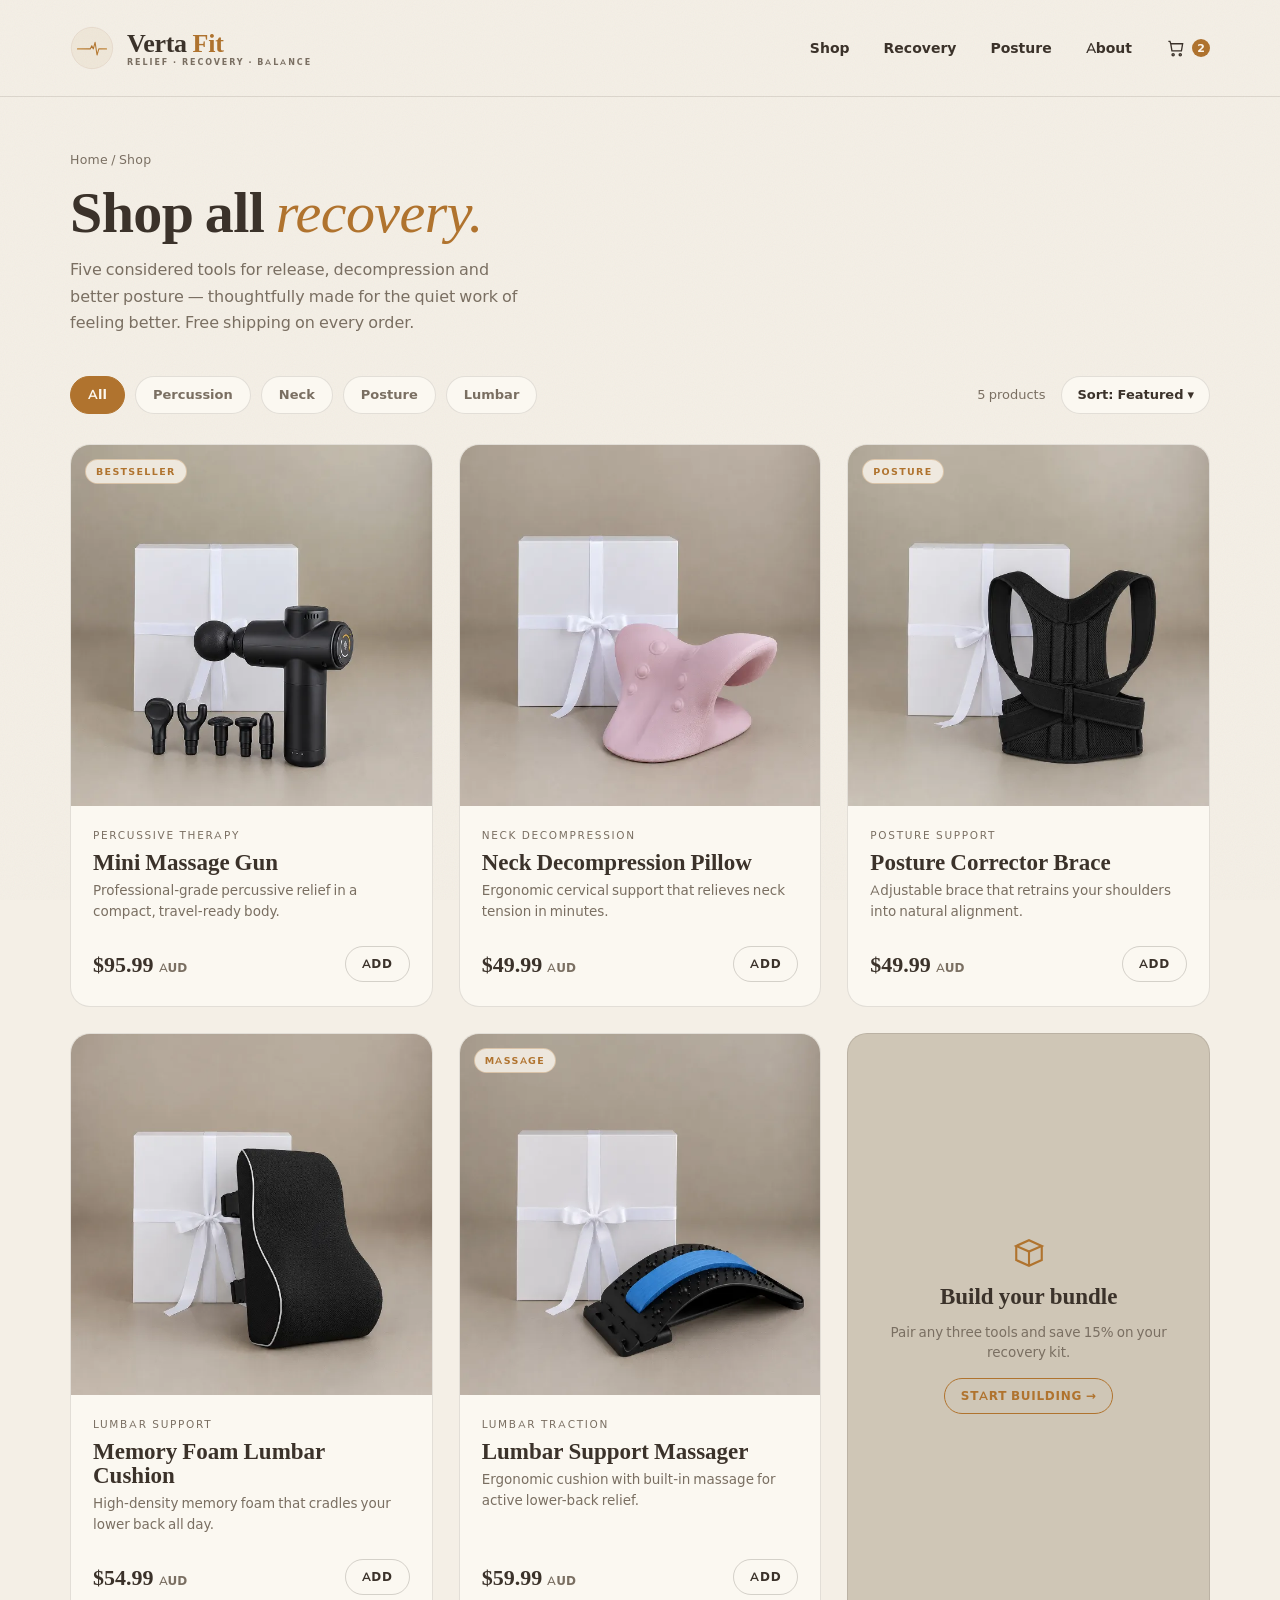
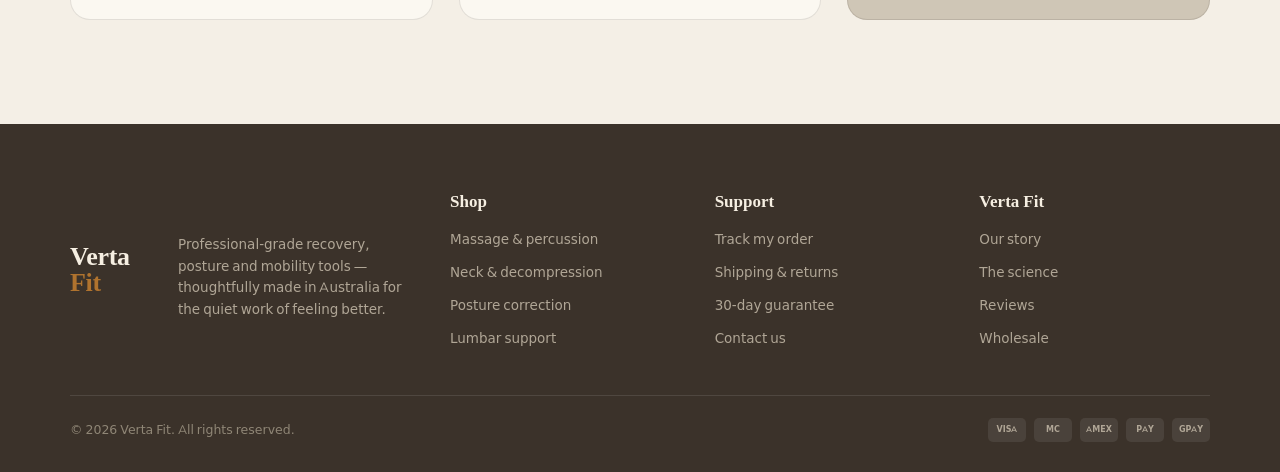
<file: design/prototypes/soft/shop.html>
<!doctype html><html lang="en"><head><meta charset="utf-8"><meta name="viewport" content="width=device-width,initial-scale=1">
<style>@font-face{font-family:'Fraunces';font-style:normal;font-weight:500;font-display:swap;src:url([data-uri]) format('woff2');}
@font-face{font-family:'Fraunces';font-style:normal;font-weight:600;font-display:swap;src:url([data-uri]) format('woff2');}
@font-face{font-family:'Fraunces';font-style:italic;font-weight:500;font-display:swap;src:url([data-uri]) format('woff2');}
@font-face{font-family:'Nunito Sans';font-style:normal;font-weight:400;font-display:swap;src:url([data-uri]) format('woff2');}
@font-face{font-family:'Nunito Sans';font-style:normal;font-weight:600;font-display:swap;src:url([data-uri]) format('woff2');}
@font-face{font-family:'Nunito Sans';font-style:normal;font-weight:700;font-display:swap;src:url([data-uri]) format('woff2');}
</style><style>
  :root{
    --cream:#f4efe6; --oat:#eae2d3; --greige:#cfc6b6; --panel:#fbf8f1;
    --honey:#b0732e; --honey-lt:#c58a3d; --clay:#9c6b4e;
    --espresso:#3b322a; --taupe:#7a6f62; --line:rgba(59,50,42,.13);
    --maxw:1200px; --ease:cubic-bezier(.22,.61,.36,1);
    --f-disp:'Fraunces',Georgia,serif; --f-body:'Nunito Sans',system-ui,sans-serif;
  }
  *{box-sizing:border-box}
  html{scroll-behavior:smooth}
  body{margin:0}
  .site{background:var(--cream); color:var(--espresso); font-family:var(--f-body); -webkit-font-smoothing:antialiased; overflow-x:hidden; position:relative}
  .site img{max-width:100%; display:block}
  a{color:inherit; text-decoration:none}
  .container{max-width:var(--maxw); margin:0 auto; padding:0 30px}
  .eyebrow{font-family:var(--f-body); font-weight:700; text-transform:uppercase; letter-spacing:.26em; font-size:11px; color:var(--clay)}
  .serif{font-family:var(--f-disp); font-weight:600; line-height:1.02; letter-spacing:-.01em}
  .serif em{font-style:italic; font-weight:500; color:var(--honey)}
  .btn{display:inline-flex; align-items:center; gap:9px; font-family:var(--f-body); font-weight:700; letter-spacing:.01em;
    font-size:14px; padding:14px 28px; border-radius:999px; cursor:pointer; border:1px solid transparent; transition:transform .2s var(--ease), background .25s, color .25s, border-color .25s}
  .btn-honey{background:var(--honey); color:#fdf8ef}
  .btn-honey:hover{background:var(--honey-lt); transform:translateY(-2px)}
  .btn-ghost{background:transparent; color:var(--espresso); border-color:rgba(59,50,42,.25)}
  .btn-ghost:hover{border-color:var(--honey); color:var(--honey)}

  /* grain overlay */
  .grain{position:fixed; inset:0; z-index:1; pointer-events:none; opacity:.05; mix-blend-mode:multiply;
    background-image:url("data:image/svg+xml,%3Csvg xmlns='http://www.w3.org/2000/svg' width='120' height='120'%3E%3Cfilter id='n'%3E%3CfeTurbulence type='fractalNoise' baseFrequency='0.9' numOctaves='2'/%3E%3C/filter%3E%3Crect width='100%25' height='100%25' filter='url(%23n)'/%3E%3C/svg%3E")}

  /* reveal */
  [data-reveal]{opacity:0; transform:translateY(22px); transition:opacity 1s var(--ease), transform 1s var(--ease)}
  [data-reveal].in{opacity:1; transform:none}
  [data-stagger].in > *{opacity:1 !important; transform:none !important}
  [data-stagger] > *{opacity:0; transform:translateY(20px); transition:opacity .8s var(--ease), transform .8s var(--ease)}
  [data-stagger].in > *:nth-child(2){transition-delay:.09s}
  [data-stagger].in > *:nth-child(3){transition-delay:.18s}
  [data-stagger].in > *:nth-child(4){transition-delay:.27s}
  [data-stagger].in > *:nth-child(5){transition-delay:.36s}
  [data-stagger].in > *:nth-child(6){transition-delay:.45s}

  /* divider sine */
  .divider{max-width:var(--maxw); margin:0 auto; padding:0 30px}
  .divider svg{width:100%; height:22px; display:block; color:var(--clay); opacity:.4}

  /* ---------------- HEADER ---------------- */
  .hdr{position:absolute; inset:0 0 auto 0; z-index:20; padding:26px 0}
  .hdr .container{display:flex; align-items:center; justify-content:space-between}
  .brand{display:flex; align-items:center; gap:13px}
  .brand .mk{width:44px;height:44px;display:block}
  .brand .wm{display:flex; flex-direction:column; gap:3px; line-height:1}
  .brand .wm .w{font-family:var(--f-disp); font-weight:600; font-size:26px; letter-spacing:-.01em}
  .brand .wm .w b{color:var(--honey); font-weight:600}
  .brand .wm .t{font-family:var(--f-body); font-weight:700; text-transform:uppercase; letter-spacing:.24em; font-size:8px; color:var(--taupe)}
  .nav{display:flex; align-items:center; gap:34px}
  .nav a{font-size:14px; font-weight:600; color:var(--espresso); transition:color .2s}
  .nav a:hover{color:var(--honey)}
  .nav .cart{display:flex; align-items:center; gap:7px}
  .nav .cart .badge{background:var(--honey); color:#fdf8ef; font-size:11px; font-weight:700; width:18px; height:18px; border-radius:50%; display:grid; place-items:center}
  @media(max-width:840px){ .nav a:not(.cart){display:none} }

  /* ---------------- HERO ---------------- */
  .hero{position:relative; min-height:clamp(600px,90vh,820px); display:flex; align-items:center; overflow:hidden; z-index:2}
  .hero-media{position:absolute; inset:0; z-index:1; overflow:hidden; clip-path:inset(0 100% 0 0); animation:heroWipe 1.15s var(--ease) .12s forwards}
  .hero-img{position:absolute; inset:0; width:100%; height:100%; object-fit:cover; object-position:70% 46%; transform:scale(1.14); animation:heroKen 1.9s var(--ease) .12s forwards}
  .hero-scrim{position:absolute; inset:0; background:linear-gradient(90deg, var(--cream) 3%, rgba(244,239,230,.94) 24%, rgba(244,239,230,.62) 44%, rgba(244,239,230,0) 64%), linear-gradient(0deg, rgba(244,239,230,.55), transparent 32%)}
  @keyframes heroWipe{to{clip-path:inset(0 0 0 0)}}
  @keyframes heroKen{to{transform:scale(1.04)}}
  .hero-copy{max-width:560px}
  .hero-copy > *{opacity:0; transform:translateY(24px); animation:heroRise .85s var(--ease) forwards}
  .hero-copy > *:nth-child(1){animation-delay:1.05s}
  .hero-copy > *:nth-child(2){animation-delay:1.2s}
  .hero-copy > *:nth-child(3){animation-delay:1.42s}
  .hero-copy > *:nth-child(4){animation-delay:1.58s}
  .hero-copy > *:nth-child(5){animation-delay:1.74s}
  @keyframes heroRise{to{opacity:1; transform:none}}
  @media(prefers-reduced-motion:reduce){
    .hero-media{clip-path:none !important; animation:none !important}
    .hero-img{animation:none !important; transform:none !important}
    .hero-copy > *{opacity:1 !important; transform:none !important; animation:none !important}
  }
  .hero .halo{position:absolute; z-index:1; right:-6%; top:-8%; width:70vw; max-width:900px; aspect-ratio:1; border-radius:50%;
    background:radial-gradient(circle at 50% 50%, rgba(197,138,61,.28), rgba(207,198,182,.22) 42%, transparent 68%);
    filter:blur(10px); animation:breathe 9s ease-in-out infinite}
  .hero .halo2{position:absolute; z-index:1; left:-10%; bottom:-14%; width:44vw; max-width:520px; aspect-ratio:1; border-radius:50%;
    background:radial-gradient(circle, rgba(156,107,78,.16), transparent 66%); filter:blur(8px); animation:breathe 11s ease-in-out infinite 1s}
  @keyframes breathe{0%,100%{transform:scale(1)}50%{transform:scale(1.08)}}
  .hero .container{position:relative; z-index:3; width:100%; padding-top:80px}
  .hero .inner{max-width:760px}
  .hero .eyebrow{margin-bottom:22px}
  .hero .sprig{width:56px; height:auto; color:var(--clay); margin-bottom:18px; opacity:.85}
  .hero h1{margin:0; font-size:clamp(48px,8.4vw,104px)}
  .hero p.lead{max-width:46ch; color:var(--taupe); font-size:clamp(16px,1.5vw,20px); line-height:1.6; margin:26px 0 34px}
  .hero .cta-row{display:flex; gap:14px; flex-wrap:wrap}
  .hero .stats{display:flex; gap:46px; margin-top:70px; flex-wrap:wrap}
  .hero .stat b{font-family:var(--f-disp); font-weight:600; font-size:34px; line-height:1; display:block; color:var(--espresso)}
  .hero .stat span{font-size:11.5px; text-transform:uppercase; letter-spacing:.14em; color:var(--taupe); margin-top:6px; display:block}

  /* trust row */
  .trust{border-top:1px solid var(--line); border-bottom:1px solid var(--line); background:var(--oat); position:relative; z-index:2}
  .trust .container{display:flex; align-items:center; justify-content:center; gap:44px; padding-top:18px; padding-bottom:18px; flex-wrap:wrap}
  .trust .t{display:flex; align-items:center; gap:10px; font-size:13px; font-weight:600; color:var(--espresso); letter-spacing:.02em}
  .trust .t svg{width:17px;height:17px;color:var(--honey)}
  .trust .dot{width:4px;height:4px;border-radius:50%;background:var(--clay);opacity:.5}
  @media(max-width:680px){ .trust .dot{display:none} }

  /* ---------------- SECTION SHELL ---------------- */
  section.blk{padding:104px 0; position:relative; z-index:2}
  .sechead{margin-bottom:52px; max-width:var(--maxw)}
  .sechead .row{display:flex; align-items:flex-end; justify-content:space-between; gap:24px; flex-wrap:wrap}
  .sechead h2{margin:12px 0 0; font-size:clamp(32px,4.6vw,54px)}
  .sechead p{color:var(--taupe); max-width:40ch; margin:0; font-size:16px; line-height:1.65}

  /* ---------------- PRODUCTS ---------------- */
  .prodgrid{display:grid; grid-template-columns:repeat(3,1fr); gap:26px}
  @media(max-width:900px){ .prodgrid{grid-template-columns:repeat(2,1fr)} }
  @media(max-width:600px){ .prodgrid{grid-template-columns:1fr} }
  .card{background:var(--panel); border:1px solid var(--line); border-radius:20px; overflow:hidden; display:flex; flex-direction:column;
    transition:transform .35s var(--ease), box-shadow .35s}
  .card:hover{transform:translateY(-6px); box-shadow:0 24px 50px -28px rgba(59,50,42,.35)}
  .card .art{aspect-ratio:1/1; position:relative; background:var(--oat); display:grid; place-items:center; overflow:hidden}
  .card .art .ph{width:52%; height:52%; color:var(--clay)}
  .card .art .badge{position:absolute; top:14px; left:14px; font-size:9.5px; font-weight:700; text-transform:uppercase; letter-spacing:.14em;
    color:var(--honey); background:rgba(253,248,239,.8); border:1px solid rgba(176,115,46,.3); padding:5px 10px; border-radius:999px}
  .card .art .slot{position:absolute; bottom:12px; left:50%; transform:translateX(-50%); font-size:9px; letter-spacing:.14em; text-transform:uppercase; color:var(--taupe); opacity:.6}
  .card .art .badge{z-index:2}
  .card .art .pimg{position:absolute; inset:0; width:100%; height:100%; object-fit:cover; object-position:center 60%; transition:transform .6s var(--ease)}
  .card:hover .art .pimg{transform:scale(1.045)}
  .spot .stage .pimg{position:absolute; inset:0; width:100%; height:100%; object-fit:cover; object-position:center 60%}
  .card .body{padding:22px 22px 24px; display:flex; flex-direction:column; gap:7px; flex:1}
  .card .cat{font-size:10.5px; text-transform:uppercase; letter-spacing:.16em; color:var(--taupe)}
  .card h3{font-family:var(--f-disp); font-weight:600; font-size:23px; line-height:1.05; margin:0}
  .card .desc{color:var(--taupe); font-size:13.5px; line-height:1.55; margin:0}
  .card .foot{margin-top:auto; padding-top:16px; display:flex; align-items:center; justify-content:space-between}
  .card .price{font-family:var(--f-disp); font-weight:600; font-size:22px; color:var(--espresso)}
  .card .price small{font-size:12px; color:var(--taupe); font-weight:600; font-family:var(--f-body)}
  .card .add{font-size:12px; font-weight:700; text-transform:uppercase; letter-spacing:.06em; color:var(--espresso);
    border:1px solid rgba(59,50,42,.2); padding:9px 16px; border-radius:999px; transition:all .25s}
  .card:hover .add{background:var(--honey); color:#fdf8ef; border-color:var(--honey)}
  .card.viewall{background:var(--greige); align-items:center; justify-content:center; text-align:center}

  /* ---------------- BENEFITS ---------------- */
  .benefits{background:var(--oat); border-top:1px solid var(--line); border-bottom:1px solid var(--line)}
  .bengrid{display:grid; grid-template-columns:repeat(4,1fr); gap:0}
  @media(max-width:860px){ .bengrid{grid-template-columns:repeat(2,1fr)} }
  @media(max-width:460px){ .bengrid{grid-template-columns:1fr} }
  .ben{padding:44px 32px; border-right:1px solid var(--line)}
  .ben:last-child{border-right:none}
  @media(max-width:860px){ .ben{border-bottom:1px solid var(--line)} }
  .ben .ic{width:34px;height:34px;color:var(--honey);margin-bottom:20px}
  .ben h4{font-family:var(--f-disp); font-weight:600; font-size:21px; margin:0 0 10px}
  .ben p{color:var(--taupe); font-size:14px; line-height:1.62; margin:0}

  /* ---------------- SPOTLIGHT ---------------- */
  .spot .grid{display:grid; grid-template-columns:1fr 1fr; gap:64px; align-items:center}
  @media(max-width:880px){ .spot .grid{grid-template-columns:1fr; gap:38px} }
  .spot .stage{position:relative; aspect-ratio:1/1; border-radius:24px; overflow:hidden; background:var(--greige); display:grid; place-items:center}
  .spot .stage .halo{position:absolute; width:64%; aspect-ratio:1; border-radius:50%; background:radial-gradient(circle, rgba(197,138,61,.4), transparent 66%); filter:blur(18px); animation:breathe 8s ease-in-out infinite}
  .spot .stage .ph{width:40%; height:40%; color:var(--clay); position:relative}
  .spot .stage .slot{position:absolute; bottom:16px; left:50%; transform:translateX(-50%); font-size:9.5px; letter-spacing:.14em; text-transform:uppercase; color:var(--taupe); opacity:.7}
  .spot h2{font-size:clamp(30px,4.4vw,50px); margin:14px 0 0}
  .spot p{color:var(--taupe); font-size:16px; line-height:1.7; margin:20px 0 26px; max-width:44ch}
  .specrow{display:flex; gap:40px; margin:0 0 30px; flex-wrap:wrap}
  .specrow .s b{font-family:var(--f-disp); font-weight:600; font-size:30px; display:block; line-height:1; color:var(--espresso)}
  .specrow .s span{font-size:11px; text-transform:uppercase; letter-spacing:.13em; color:var(--taupe); margin-top:5px; display:block}

  /* ---------------- STEPS ---------------- */
  .steps{display:grid; grid-template-columns:repeat(3,1fr); gap:24px}
  @media(max-width:760px){ .steps{grid-template-columns:1fr} }
  .step{border:1px solid var(--line); border-radius:18px; padding:34px 30px; background:var(--panel)}
  .step .n{font-family:var(--f-disp); font-style:italic; font-weight:500; font-size:16px; color:var(--honey)}
  .step h4{font-family:var(--f-disp); font-weight:600; font-size:24px; margin:14px 0 10px}
  .step p{color:var(--taupe); font-size:14.5px; line-height:1.62; margin:0}

  /* ---------------- REVIEWS ---------------- */
  .reviews{background:var(--oat); border-top:1px solid var(--line)}
  .revgrid{display:grid; grid-template-columns:repeat(3,1fr); gap:24px}
  @media(max-width:820px){ .revgrid{grid-template-columns:1fr} }
  .rev{border:1px solid var(--line); border-radius:18px; padding:30px; background:var(--cream)}
  .rev .stars{color:var(--honey); letter-spacing:3px; font-size:14px; margin-bottom:16px}
  .rev p{font-family:var(--f-disp); font-weight:500; font-size:18px; line-height:1.5; margin:0 0 20px; color:var(--espresso)}
  .rev .who{display:flex; align-items:center; gap:12px}
  .rev .av{width:40px;height:40px;border-radius:50%; background:var(--greige); display:grid; place-items:center; font-family:var(--f-disp); font-weight:600; color:var(--espresso); font-size:15px}
  .rev .who b{font-size:14px; display:block; font-weight:700}
  .rev .who span{font-size:12px; color:var(--taupe)}

  /* ---------------- CTA ---------------- */
  .ctaband{position:relative; overflow:hidden; text-align:center; padding:120px 0; background:var(--greige)}
  .ctaband .halo{position:absolute; inset:0; margin:auto; width:60%; aspect-ratio:2/1; border-radius:50%; background:radial-gradient(circle, rgba(197,138,61,.3), transparent 70%); filter:blur(30px)}
  .ctaband h2{position:relative; font-size:clamp(36px,6.4vw,74px); margin:0 0 18px}
  .ctaband p{position:relative; color:var(--taupe); font-size:17px; margin:0 auto 30px; max-width:44ch; line-height:1.6}
  .ctaband .cta-row{position:relative; display:flex; gap:14px; justify-content:center; flex-wrap:wrap}

  /* ---------------- FOOTER ---------------- */
  footer{background:var(--espresso); color:#e9e0d2; padding:66px 0 30px; position:relative; z-index:2}
  .fgrid{display:grid; grid-template-columns:1.5fr 1fr 1fr 1fr; gap:34px}
  @media(max-width:760px){ .fgrid{grid-template-columns:1fr 1fr} }
  footer .brand .w{color:#f6efe2}
  footer .brand .w b{color:var(--honey-lt)}
  footer .brand .t{color:#b0a696}
  footer .about{color:#b0a696; font-size:13.5px; line-height:1.6; max-width:34ch; margin:16px 0 0}
  footer h5{font-family:var(--f-disp); font-weight:600; font-size:17px; color:#f6efe2; margin:0 0 16px}
  footer ul{list-style:none; margin:0; padding:0; display:flex; flex-direction:column; gap:11px}
  footer ul a{color:#b0a696; font-size:13.5px; transition:color .2s}
  footer ul a:hover{color:var(--honey-lt)}
  .fbot{margin-top:46px; padding-top:22px; border-top:1px solid rgba(255,255,255,.1); display:flex; justify-content:space-between; align-items:center; flex-wrap:wrap; gap:14px}
  .fbot span{color:#8f8676; font-size:12.5px}
  .pay{display:flex; gap:8px}
  .pay i{width:38px;height:24px;border-radius:5px; background:rgba(255,255,255,.08); display:grid; place-items:center; font-size:8px; font-weight:700; color:#b0a696; font-style:normal}

  @media (prefers-reduced-motion: reduce){
    *{animation:none !important; scroll-behavior:auto !important}
    [data-reveal],[data-stagger] > *{opacity:1 !important; transform:none !important}
  }

  /* ---- sub-page shared ---- */
  .hdr.solid{position:static; background:var(--cream); border-bottom:1px solid var(--line)}
  .pagetop{padding:54px 0 6px; position:relative; z-index:2}
  .crumb{font-size:12.5px; color:var(--taupe); letter-spacing:.02em}
  .crumb a{color:var(--taupe)} .crumb a:hover{color:var(--honey)}
  .pagetitle{margin:14px 0 0; font-size:clamp(34px,5vw,58px)}
  .pagelead{color:var(--taupe); font-size:16px; line-height:1.65; margin:16px 0 0; max-width:56ch}
  /* ---- shop ---- */
  .filters{display:flex; align-items:center; justify-content:space-between; gap:16px; flex-wrap:wrap; margin:8px 0 30px}
  .chips{display:flex; gap:10px; flex-wrap:wrap}
  .chip{font-family:var(--f-body); font-size:13px; font-weight:700; color:var(--taupe); padding:9px 17px; border-radius:999px; border:1px solid var(--line); background:var(--panel); cursor:pointer; transition:all .2s}
  .chip.active,.chip:hover{background:var(--honey); color:#fdf8ef; border-color:var(--honey)}
  .sortwrap{display:flex; align-items:center; gap:16px}
  .sortlabel{font-size:13px; color:var(--taupe)}
  .sortsel{font-size:13px; font-weight:700; color:var(--espresso); border:1px solid var(--line); background:var(--panel); padding:9px 15px; border-radius:999px; cursor:pointer}
  /* ---- pdp ---- */
  .pdp{display:grid; grid-template-columns:1.02fr .98fr; gap:54px; align-items:start}
  @media(max-width:900px){.pdp{grid-template-columns:1fr; gap:30px}}
  .pdp-main{aspect-ratio:1/1; border-radius:22px; overflow:hidden; background:var(--oat)}
  .pdp-main img{width:100%; height:100%; object-fit:cover; object-position:center 58%}
  .thumbs{display:flex; gap:12px; margin-top:14px}
  .thumb{width:84px; height:84px; border-radius:14px; overflow:hidden; border:1px solid var(--line); background:var(--oat); cursor:pointer; padding:0}
  .thumb img{width:100%; height:100%; object-fit:cover}
  .thumb.active{border-color:var(--honey); border-width:2px}
  .pdp-info{padding-top:4px}
  .pdp-info h1{font-family:var(--f-disp); font-weight:600; font-size:clamp(30px,3.6vw,44px); margin:10px 0 0; letter-spacing:-.01em; line-height:1.05}
  .rating{display:flex; align-items:center; gap:10px; margin:14px 0 0; color:var(--honey); font-size:15px; letter-spacing:2px}
  .rating span{color:var(--taupe); font-size:13px; letter-spacing:0; font-weight:600}
  .pdp-price{font-family:var(--f-disp); font-weight:600; font-size:30px; color:var(--espresso); margin:16px 0 0}
  .pdp-price small{font-size:14px; color:var(--taupe); font-weight:600}
  .pdp-desc{color:var(--taupe); font-size:15.5px; line-height:1.7; margin:18px 0 0; max-width:48ch}
  .opt{margin:26px 0 0}
  .opt-label{font-size:12px; color:var(--taupe); margin-bottom:12px; text-transform:uppercase; letter-spacing:.1em; font-weight:700}
  .opt-label b{color:var(--espresso)}
  .swatches{display:flex; gap:12px}
  .swatch{width:38px; height:38px; border-radius:50%; border:2px solid var(--line); cursor:pointer; padding:0; transition:border-color .2s}
  .swatch.active{border-color:var(--honey)}
  .sizes{display:flex; gap:10px; flex-wrap:wrap}
  .size{min-width:44px; padding:9px 12px; border-radius:10px; border:1px solid var(--line); background:var(--panel); font-weight:700; font-size:13px; color:var(--espresso); cursor:pointer}
  .size.active{background:var(--honey); color:#fdf8ef; border-color:var(--honey)}
  .buyrow{display:flex; gap:14px; align-items:stretch; margin:26px 0 0; flex-wrap:wrap}
  .qty{display:flex; align-items:center; border:1px solid var(--line); border-radius:999px; background:var(--panel)}
  .qty button{border:0; background:none; font-size:18px; width:42px; height:48px; cursor:pointer; color:var(--espresso)}
  .qty span{min-width:26px; text-align:center; font-weight:700}
  .buyrow .btn-honey{flex:1; justify-content:center; min-width:210px}
  .buynow{display:flex; justify-content:center; margin:12px 0 0; width:100%}
  .trustpts{list-style:none; margin:24px 0 0; padding:0; display:flex; flex-direction:column; gap:10px}
  .trustpts li{font-size:14px; color:var(--espresso); display:flex; gap:10px; align-items:center}
  .trustpts li svg{width:17px;height:17px;color:var(--honey);flex:0 0 auto}
  .acc{margin:28px 0 0; border-top:1px solid var(--line)}
  .acc details{border-bottom:1px solid var(--line)}
  .acc summary{cursor:pointer; padding:16px 0; font-family:var(--f-disp); font-weight:600; font-size:17px; list-style:none; display:flex; justify-content:space-between; align-items:center}
  .acc summary::-webkit-details-marker{display:none}
  .acc summary::after{content:"+"; color:var(--honey); font-size:20px}
  .acc details[open] summary::after{content:"\2013"}
  .acc details .body-acc{margin:0 0 18px; color:var(--taupe); font-size:14.5px; line-height:1.7}
  .acc details .body-acc ul{margin:8px 0 0; padding-left:18px}
  .acc details .body-acc li{margin:4px 0}
  /* ---- about ---- */
  .about-hero{padding:70px 0 0; text-align:center; position:relative; z-index:2}
  .about-hero .eyebrow{margin-bottom:16px}
  .about-hero h1{font-size:clamp(40px,6.4vw,82px); margin:0 auto; max-width:15ch}
  .about-lead{color:var(--taupe); font-size:clamp(16px,1.6vw,20px); line-height:1.65; margin:22px auto 0; max-width:60ch}
  .about-hero-img{max-width:1120px; margin:48px auto 0; padding:0 30px}
  .about-hero-img img{width:100%; border-radius:24px; aspect-ratio:16/8; object-fit:cover; object-position:center 42%}
  .story{display:grid; grid-template-columns:.9fr 1.1fr; gap:56px; align-items:start}
  @media(max-width:820px){.story{grid-template-columns:1fr; gap:18px}}
  .story h2{font-size:clamp(28px,3.6vw,44px); margin:12px 0 0}
  .story p{color:var(--taupe); font-size:16px; line-height:1.78; margin:0 0 16px}
  .diffs{display:grid; grid-template-columns:repeat(2,1fr); gap:22px}
  @media(max-width:680px){.diffs{grid-template-columns:1fr}}
  .diff{background:var(--panel); border:1px solid var(--line); border-radius:18px; padding:28px}
  .diff h4{font-family:var(--f-disp); font-weight:600; font-size:20px; margin:0 0 8px}
  .diff p{color:var(--taupe); font-size:14px; line-height:1.62; margin:0}
  .promises{display:grid; grid-template-columns:repeat(3,1fr); gap:24px}
  @media(max-width:760px){.promises{grid-template-columns:1fr}}
  .promise{text-align:center; padding:8px}
  .promise .ic{width:32px;height:32px;color:var(--honey);margin:0 auto 16px}
  .promise h4{font-family:var(--f-disp); font-weight:600; font-size:20px; margin:0 0 8px}
  .promise p{color:var(--taupe); font-size:14px; line-height:1.6; margin:0}
  /* ---- forms / contact / track ---- */
  .contact-grid{display:grid; grid-template-columns:1.05fr .95fr; gap:56px; align-items:start}
  @media(max-width:820px){.contact-grid{grid-template-columns:1fr; gap:36px}}
  .form{display:flex; flex-direction:column; gap:18px}
  .frow{display:grid; grid-template-columns:1fr 1fr; gap:16px}
  @media(max-width:520px){.frow{grid-template-columns:1fr}}
  .field label{display:block; font-size:12px; font-weight:700; color:var(--taupe); text-transform:uppercase; letter-spacing:.08em; margin-bottom:8px}
  .field input,.field textarea{width:100%; font-family:var(--f-body); font-size:15px; color:var(--espresso); background:var(--panel); border:1px solid var(--line); border-radius:12px; padding:13px 15px; outline:none; transition:border-color .2s}
  .field input:focus,.field textarea:focus{border-color:var(--honey)}
  .field textarea{min-height:140px; resize:vertical}
  .info-card{background:var(--panel); border:1px solid var(--line); border-radius:20px; padding:12px 30px}
  .info-row{display:flex; gap:14px; padding:20px 0; border-bottom:1px solid var(--line)}
  .info-row:last-child{border-bottom:none}
  .info-row .ic{width:22px;height:22px;color:var(--honey);flex:0 0 auto;margin-top:2px}
  .info-row b{display:block; font-size:14px; margin-bottom:3px; font-weight:700}
  .info-row span{font-size:14px; color:var(--taupe); line-height:1.5}
  .info-row a{color:var(--honey)}
  .track-box{max-width:600px; margin:34px auto 0; background:var(--panel); border:1px solid var(--line); border-radius:22px; padding:36px}
  .track-steps{display:grid; grid-template-columns:repeat(4,1fr); gap:22px; margin-top:8px}
  @media(max-width:760px){.track-steps{grid-template-columns:1fr 1fr}}
  .tstep{text-align:center}
  .tstep .num{width:42px;height:42px;border-radius:50%;background:var(--oat);color:var(--honey);font-family:var(--f-disp);font-weight:600;font-size:17px;display:grid;place-items:center;margin:0 auto 12px}
  .tstep h4{font-family:var(--f-disp);font-weight:600;font-size:16px;margin:0 0 6px}
  .tstep p{font-size:12.5px;color:var(--taupe);line-height:1.5;margin:0}
  .note{text-align:center; color:var(--taupe); font-size:14px; margin:34px auto 0; max-width:52ch; line-height:1.6}
  .note a{color:var(--honey)}
</style><title>Verta Fit — Shop all recovery</title></head><body>
<div class="grain"></div>
<div class="site">
  <svg width="0" height="0" style="position:absolute" aria-hidden="true"><defs>
    <linearGradient id="hny" x1="0" y1="0" x2="1" y2="0"><stop offset="0" stop-color="#c58a3d"/><stop offset=".5" stop-color="#b0732e"/><stop offset="1" stop-color="#c58a3d"/></linearGradient>
  </defs></svg>
<!-- ============ HEADER ============ -->
  <header class="hdr solid">
    <div class="container">
      <a class="brand" href="index.html">
        <svg class="mk" viewBox="0 0 200 200" aria-hidden="true">
          <circle cx="100" cy="100" r="94" fill="#efe7d9"/>
          <circle cx="100" cy="100" r="94" fill="none" stroke="#9c6b4e" stroke-width="1.5" stroke-opacity="0.35"/>
          <path d="M34 104 H82 L92 104 L99 90 L106 104 L114 74 L123 132 L131 104 L138 104 H166" fill="none" stroke="url(#hny)" stroke-width="5" stroke-linecap="round" stroke-linejoin="round"/>
        </svg>
        <span class="wm"><span class="w">Verta <b>Fit</b></span><span class="t">Relief · Recovery · Balance</span></span>
      </a>
      <nav class="nav">
        <a href="shop.html">Shop</a><a href="shop.html">Recovery</a><a href="shop.html">Posture</a><a href="about.html">About</a>
        <a class="cart" href="#"><svg width="19" height="19" viewBox="0 0 24 24" fill="none" stroke="currentColor" stroke-width="1.7"><path d="M6 6h15l-1.5 9h-12z"/><circle cx="9" cy="20" r="1.4"/><circle cx="18" cy="20" r="1.4"/><path d="M6 6 5 3H3"/></svg><span class="badge">2</span></a>
      </nav>
    </div>
  </header>
  <section class="pagetop">
    <div class="container">
      <div class="crumb"><a href="index.html">Home</a> / Shop</div>
      <h1 class="pagetitle serif">Shop all <em>recovery.</em></h1>
      <p class="pagelead">Five considered tools for release, decompression and better posture — thoughtfully made for the quiet work of feeling better. Free shipping on every order.</p>
    </div>
  </section>
  <section class="blk" style="padding-top:26px">
    <div class="container">
      <div class="filters">
        <div class="chips"><button class="chip active">All</button><button class="chip">Percussion</button><button class="chip">Neck</button><button class="chip">Posture</button><button class="chip">Lumbar</button></div>
        <div class="sortwrap"><span class="sortlabel">5 products</span><span class="sortsel">Sort: Featured &#9662;</span></div>
      </div>
      <div class="prodgrid" data-reveal data-stagger>
        <a class="card" href="product.html">
          <div class="art"><span class="badge">Bestseller</span><img class="pimg" src="[data-uri]" alt="Mini Massage Gun" loading="lazy"></div>
          <div class="body"><span class="cat">Percussive therapy</span><h3>Mini Massage Gun</h3>
            <p class="desc">Professional-grade percussive relief in a compact, travel-ready body.</p>
            <div class="foot"><div class="price">$95.99 <small>AUD</small></div><span class="add">Add</span></div></div>
        </a>
        <a class="card" href="product.html">
          <div class="art"><img class="pimg" src="[data-uri]" alt="Neck Decompression Pillow" loading="lazy"></div>
          <div class="body"><span class="cat">Neck decompression</span><h3>Neck Decompression Pillow</h3>
            <p class="desc">Ergonomic cervical support that relieves neck tension in minutes.</p>
            <div class="foot"><div class="price">$49.99 <small>AUD</small></div><span class="add">Add</span></div></div>
        </a>
        <a class="card" href="product.html">
          <div class="art"><span class="badge">Posture</span><img class="pimg" src="[data-uri]" alt="Posture Corrector Brace" loading="lazy"></div>
          <div class="body"><span class="cat">Posture support</span><h3>Posture Corrector Brace</h3>
            <p class="desc">Adjustable brace that retrains your shoulders into natural alignment.</p>
            <div class="foot"><div class="price">$49.99 <small>AUD</small></div><span class="add">Add</span></div></div>
        </a>
        <a class="card" href="product.html">
          <div class="art"><img class="pimg" src="[data-uri]" alt="Memory Foam Lumbar Cushion" loading="lazy"></div>
          <div class="body"><span class="cat">Lumbar support</span><h3>Memory Foam Lumbar Cushion</h3>
            <p class="desc">High-density memory foam that cradles your lower back all day.</p>
            <div class="foot"><div class="price">$54.99 <small>AUD</small></div><span class="add">Add</span></div></div>
        </a>
        <a class="card" href="product.html">
          <div class="art"><span class="badge">Massage</span><img class="pimg" src="[data-uri]" alt="Lumbar Support Massager" loading="lazy"></div>
          <div class="body"><span class="cat">Lumbar traction</span><h3>Lumbar Support Massager</h3>
            <p class="desc">Ergonomic cushion with built-in massage for active lower-back relief.</p>
            <div class="foot"><div class="price">$59.99 <small>AUD</small></div><span class="add">Add</span></div></div>
        </a>
        <a class="card viewall" href="#">
          <div class="body" style="align-items:center; gap:14px; text-align:center; justify-content:center">
            <svg width="34" height="34" viewBox="0 0 24 24" fill="none" stroke="var(--honey)" stroke-width="1.5"><path d="M3 7l9-4 9 4-9 4z"/><path d="M3 7v10l9 4 9-4V7"/><path d="M12 11v10"/></svg>
            <h3 style="font-size:23px">Build your bundle</h3>
            <p class="desc" style="text-align:center">Pair any three tools and save 15% on your recovery kit.</p>
            <span class="add" style="border-color:var(--honey); color:var(--honey)">Start building &#8594;</span>
          </div>
        </a>
      </div>
    </div>
  </section>
<!-- ============ FOOTER ============ -->
  <footer>
    <div class="container">
      <div class="fgrid">
        <div class="brand">
          <span class="wm"><span class="w serif" style="font-size:26px">Verta <b>Fit</b></span></span>
          <p class="about">Professional-grade recovery, posture and mobility tools — thoughtfully made in Australia for the quiet work of feeling better.</p>
        </div>
        <div><h5>Shop</h5><ul><li><a href="shop.html">Massage &amp; percussion</a></li><li><a href="shop.html">Neck &amp; decompression</a></li><li><a href="shop.html">Posture correction</a></li><li><a href="shop.html">Lumbar support</a></li></ul></div>
        <div><h5>Support</h5><ul><li><a href="track-order.html">Track my order</a></li><li><a href="track-order.html">Shipping &amp; returns</a></li><li><a href="#">30-day guarantee</a></li><li><a href="contact.html">Contact us</a></li></ul></div>
        <div><h5>Verta Fit</h5><ul><li><a href="about.html">Our story</a></li><li><a href="#">The science</a></li><li><a href="index.html#reviews">Reviews</a></li><li><a href="#">Wholesale</a></li></ul></div>
      </div>
      <div class="fbot"><span>© 2026 Verta Fit. All rights reserved.</span><div class="pay"><i>VISA</i><i>MC</i><i>AMEX</i><i>PAY</i><i>GPAY</i></div></div>
    </div>
  </footer>
</div>
<script>
(function(){
  var els=[].slice.call(document.querySelectorAll('[data-reveal]'));
  var reduce=window.matchMedia&&window.matchMedia('(prefers-reduced-motion: reduce)').matches;
  function show(e){e.classList.add('in');}
  if(reduce||!('IntersectionObserver' in window)){els.forEach(show);return;}
  var io=new IntersectionObserver(function(en){en.forEach(function(x){if(x.isIntersecting){show(x.target);io.unobserve(x.target);}});},{threshold:0,rootMargin:'0px 0px -40px 0px'});
  els.forEach(function(e){io.observe(e);});
  var h=window.innerHeight||800;
  els.forEach(function(e){if(e.getBoundingClientRect().top<h*0.95)show(e);});
  setTimeout(function(){els.forEach(show);},1600);
})();
</script>

</body></html>
</file>
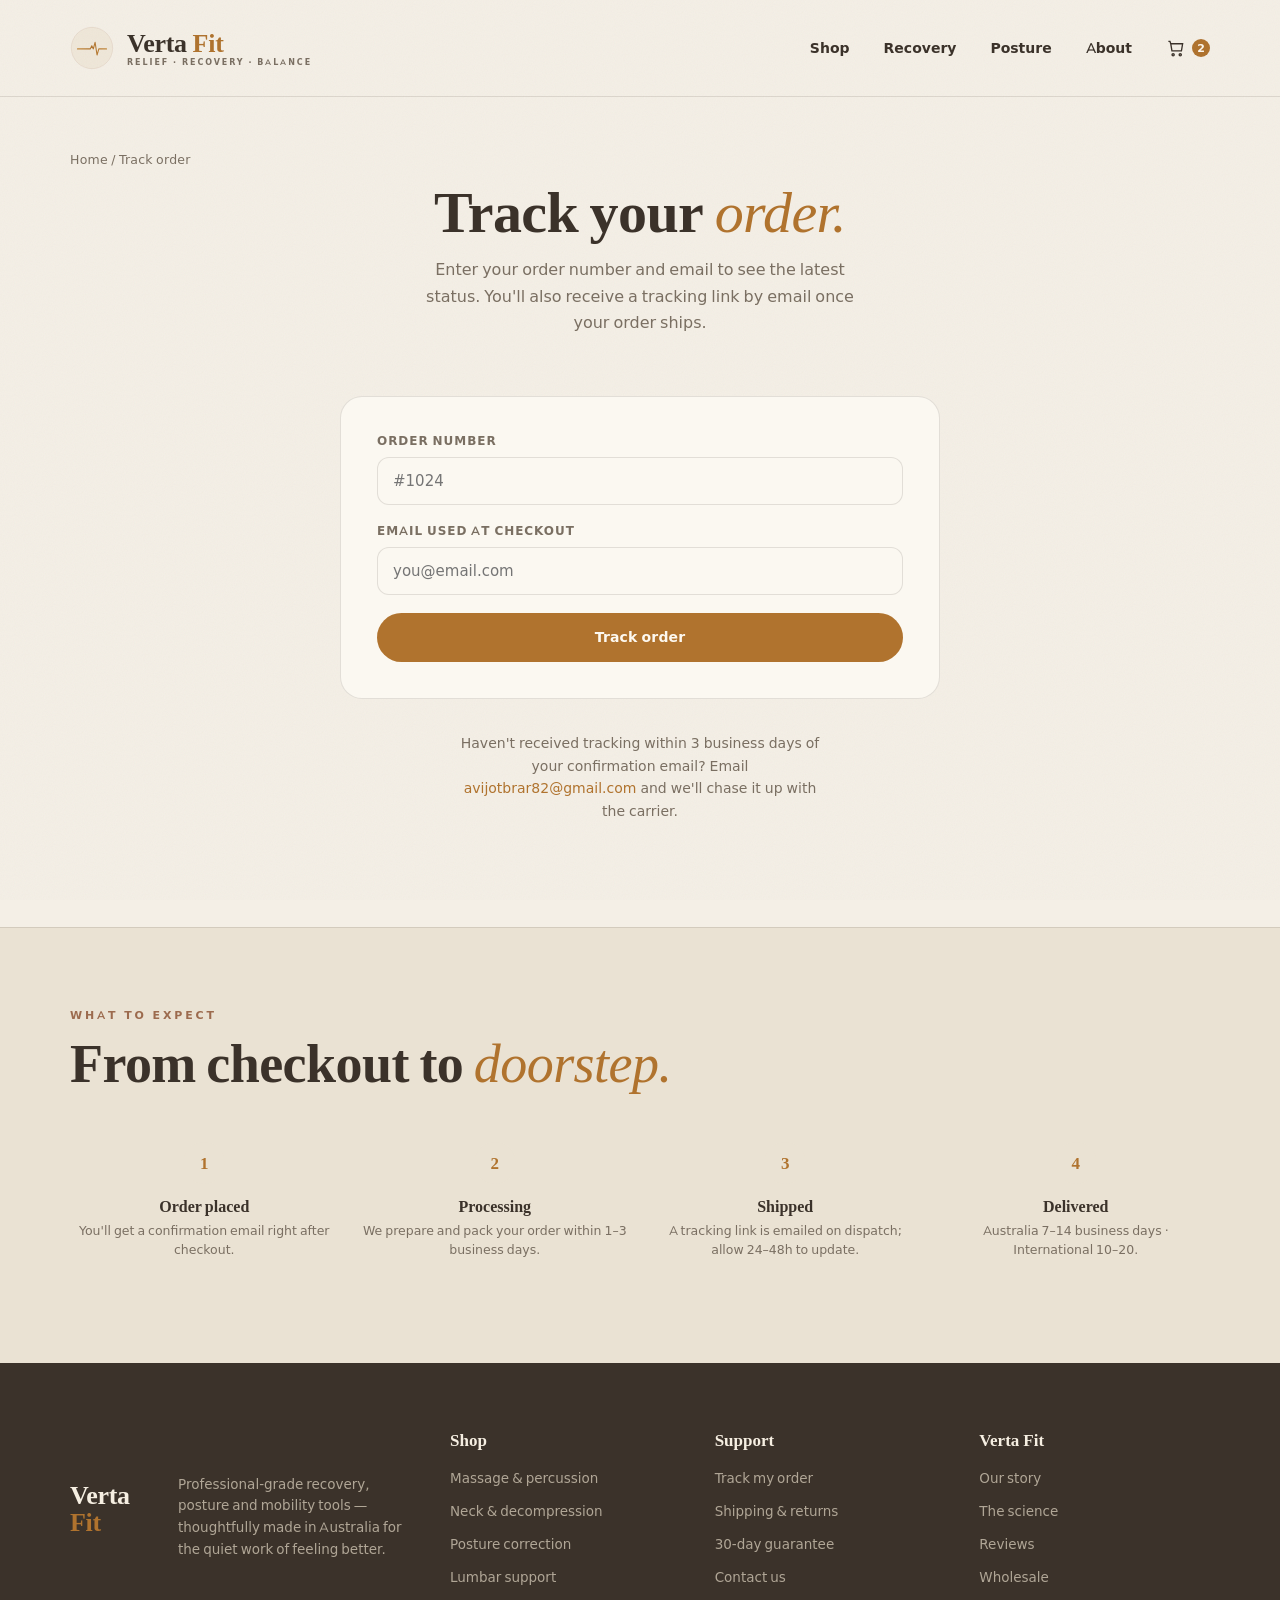
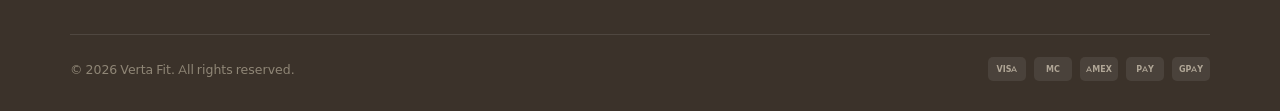
<file: design/prototypes/soft/track-order.html>
<!doctype html><html lang="en"><head><meta charset="utf-8"><meta name="viewport" content="width=device-width,initial-scale=1">
<style>@font-face{font-family:'Fraunces';font-style:normal;font-weight:500;font-display:swap;src:url([data-uri]) format('woff2');}
@font-face{font-family:'Fraunces';font-style:normal;font-weight:600;font-display:swap;src:url([data-uri]) format('woff2');}
@font-face{font-family:'Fraunces';font-style:italic;font-weight:500;font-display:swap;src:url([data-uri]) format('woff2');}
@font-face{font-family:'Nunito Sans';font-style:normal;font-weight:400;font-display:swap;src:url([data-uri]) format('woff2');}
@font-face{font-family:'Nunito Sans';font-style:normal;font-weight:600;font-display:swap;src:url([data-uri]) format('woff2');}
@font-face{font-family:'Nunito Sans';font-style:normal;font-weight:700;font-display:swap;src:url([data-uri]) format('woff2');}
</style><style>
  :root{
    --cream:#f4efe6; --oat:#eae2d3; --greige:#cfc6b6; --panel:#fbf8f1;
    --honey:#b0732e; --honey-lt:#c58a3d; --clay:#9c6b4e;
    --espresso:#3b322a; --taupe:#7a6f62; --line:rgba(59,50,42,.13);
    --maxw:1200px; --ease:cubic-bezier(.22,.61,.36,1);
    --f-disp:'Fraunces',Georgia,serif; --f-body:'Nunito Sans',system-ui,sans-serif;
  }
  *{box-sizing:border-box}
  html{scroll-behavior:smooth}
  body{margin:0}
  .site{background:var(--cream); color:var(--espresso); font-family:var(--f-body); -webkit-font-smoothing:antialiased; overflow-x:hidden; position:relative}
  .site img{max-width:100%; display:block}
  a{color:inherit; text-decoration:none}
  .container{max-width:var(--maxw); margin:0 auto; padding:0 30px}
  .eyebrow{font-family:var(--f-body); font-weight:700; text-transform:uppercase; letter-spacing:.26em; font-size:11px; color:var(--clay)}
  .serif{font-family:var(--f-disp); font-weight:600; line-height:1.02; letter-spacing:-.01em}
  .serif em{font-style:italic; font-weight:500; color:var(--honey)}
  .btn{display:inline-flex; align-items:center; gap:9px; font-family:var(--f-body); font-weight:700; letter-spacing:.01em;
    font-size:14px; padding:14px 28px; border-radius:999px; cursor:pointer; border:1px solid transparent; transition:transform .2s var(--ease), background .25s, color .25s, border-color .25s}
  .btn-honey{background:var(--honey); color:#fdf8ef}
  .btn-honey:hover{background:var(--honey-lt); transform:translateY(-2px)}
  .btn-ghost{background:transparent; color:var(--espresso); border-color:rgba(59,50,42,.25)}
  .btn-ghost:hover{border-color:var(--honey); color:var(--honey)}

  /* grain overlay */
  .grain{position:fixed; inset:0; z-index:1; pointer-events:none; opacity:.05; mix-blend-mode:multiply;
    background-image:url("data:image/svg+xml,%3Csvg xmlns='http://www.w3.org/2000/svg' width='120' height='120'%3E%3Cfilter id='n'%3E%3CfeTurbulence type='fractalNoise' baseFrequency='0.9' numOctaves='2'/%3E%3C/filter%3E%3Crect width='100%25' height='100%25' filter='url(%23n)'/%3E%3C/svg%3E")}

  /* reveal */
  [data-reveal]{opacity:0; transform:translateY(22px); transition:opacity 1s var(--ease), transform 1s var(--ease)}
  [data-reveal].in{opacity:1; transform:none}
  [data-stagger].in > *{opacity:1 !important; transform:none !important}
  [data-stagger] > *{opacity:0; transform:translateY(20px); transition:opacity .8s var(--ease), transform .8s var(--ease)}
  [data-stagger].in > *:nth-child(2){transition-delay:.09s}
  [data-stagger].in > *:nth-child(3){transition-delay:.18s}
  [data-stagger].in > *:nth-child(4){transition-delay:.27s}
  [data-stagger].in > *:nth-child(5){transition-delay:.36s}
  [data-stagger].in > *:nth-child(6){transition-delay:.45s}

  /* divider sine */
  .divider{max-width:var(--maxw); margin:0 auto; padding:0 30px}
  .divider svg{width:100%; height:22px; display:block; color:var(--clay); opacity:.4}

  /* ---------------- HEADER ---------------- */
  .hdr{position:absolute; inset:0 0 auto 0; z-index:20; padding:26px 0}
  .hdr .container{display:flex; align-items:center; justify-content:space-between}
  .brand{display:flex; align-items:center; gap:13px}
  .brand .mk{width:44px;height:44px;display:block}
  .brand .wm{display:flex; flex-direction:column; gap:3px; line-height:1}
  .brand .wm .w{font-family:var(--f-disp); font-weight:600; font-size:26px; letter-spacing:-.01em}
  .brand .wm .w b{color:var(--honey); font-weight:600}
  .brand .wm .t{font-family:var(--f-body); font-weight:700; text-transform:uppercase; letter-spacing:.24em; font-size:8px; color:var(--taupe)}
  .nav{display:flex; align-items:center; gap:34px}
  .nav a{font-size:14px; font-weight:600; color:var(--espresso); transition:color .2s}
  .nav a:hover{color:var(--honey)}
  .nav .cart{display:flex; align-items:center; gap:7px}
  .nav .cart .badge{background:var(--honey); color:#fdf8ef; font-size:11px; font-weight:700; width:18px; height:18px; border-radius:50%; display:grid; place-items:center}
  @media(max-width:840px){ .nav a:not(.cart){display:none} }

  /* ---------------- HERO ---------------- */
  .hero{position:relative; min-height:clamp(600px,90vh,820px); display:flex; align-items:center; overflow:hidden; z-index:2}
  .hero-media{position:absolute; inset:0; z-index:1; overflow:hidden; clip-path:inset(0 100% 0 0); animation:heroWipe 1.15s var(--ease) .12s forwards}
  .hero-img{position:absolute; inset:0; width:100%; height:100%; object-fit:cover; object-position:70% 46%; transform:scale(1.14); animation:heroKen 1.9s var(--ease) .12s forwards}
  .hero-scrim{position:absolute; inset:0; background:linear-gradient(90deg, var(--cream) 3%, rgba(244,239,230,.94) 24%, rgba(244,239,230,.62) 44%, rgba(244,239,230,0) 64%), linear-gradient(0deg, rgba(244,239,230,.55), transparent 32%)}
  @keyframes heroWipe{to{clip-path:inset(0 0 0 0)}}
  @keyframes heroKen{to{transform:scale(1.04)}}
  .hero-copy{max-width:560px}
  .hero-copy > *{opacity:0; transform:translateY(24px); animation:heroRise .85s var(--ease) forwards}
  .hero-copy > *:nth-child(1){animation-delay:1.05s}
  .hero-copy > *:nth-child(2){animation-delay:1.2s}
  .hero-copy > *:nth-child(3){animation-delay:1.42s}
  .hero-copy > *:nth-child(4){animation-delay:1.58s}
  .hero-copy > *:nth-child(5){animation-delay:1.74s}
  @keyframes heroRise{to{opacity:1; transform:none}}
  @media(prefers-reduced-motion:reduce){
    .hero-media{clip-path:none !important; animation:none !important}
    .hero-img{animation:none !important; transform:none !important}
    .hero-copy > *{opacity:1 !important; transform:none !important; animation:none !important}
  }
  .hero .halo{position:absolute; z-index:1; right:-6%; top:-8%; width:70vw; max-width:900px; aspect-ratio:1; border-radius:50%;
    background:radial-gradient(circle at 50% 50%, rgba(197,138,61,.28), rgba(207,198,182,.22) 42%, transparent 68%);
    filter:blur(10px); animation:breathe 9s ease-in-out infinite}
  .hero .halo2{position:absolute; z-index:1; left:-10%; bottom:-14%; width:44vw; max-width:520px; aspect-ratio:1; border-radius:50%;
    background:radial-gradient(circle, rgba(156,107,78,.16), transparent 66%); filter:blur(8px); animation:breathe 11s ease-in-out infinite 1s}
  @keyframes breathe{0%,100%{transform:scale(1)}50%{transform:scale(1.08)}}
  .hero .container{position:relative; z-index:3; width:100%; padding-top:80px}
  .hero .inner{max-width:760px}
  .hero .eyebrow{margin-bottom:22px}
  .hero .sprig{width:56px; height:auto; color:var(--clay); margin-bottom:18px; opacity:.85}
  .hero h1{margin:0; font-size:clamp(48px,8.4vw,104px)}
  .hero p.lead{max-width:46ch; color:var(--taupe); font-size:clamp(16px,1.5vw,20px); line-height:1.6; margin:26px 0 34px}
  .hero .cta-row{display:flex; gap:14px; flex-wrap:wrap}
  .hero .stats{display:flex; gap:46px; margin-top:70px; flex-wrap:wrap}
  .hero .stat b{font-family:var(--f-disp); font-weight:600; font-size:34px; line-height:1; display:block; color:var(--espresso)}
  .hero .stat span{font-size:11.5px; text-transform:uppercase; letter-spacing:.14em; color:var(--taupe); margin-top:6px; display:block}

  /* trust row */
  .trust{border-top:1px solid var(--line); border-bottom:1px solid var(--line); background:var(--oat); position:relative; z-index:2}
  .trust .container{display:flex; align-items:center; justify-content:center; gap:44px; padding-top:18px; padding-bottom:18px; flex-wrap:wrap}
  .trust .t{display:flex; align-items:center; gap:10px; font-size:13px; font-weight:600; color:var(--espresso); letter-spacing:.02em}
  .trust .t svg{width:17px;height:17px;color:var(--honey)}
  .trust .dot{width:4px;height:4px;border-radius:50%;background:var(--clay);opacity:.5}
  @media(max-width:680px){ .trust .dot{display:none} }

  /* ---------------- SECTION SHELL ---------------- */
  section.blk{padding:104px 0; position:relative; z-index:2}
  .sechead{margin-bottom:52px; max-width:var(--maxw)}
  .sechead .row{display:flex; align-items:flex-end; justify-content:space-between; gap:24px; flex-wrap:wrap}
  .sechead h2{margin:12px 0 0; font-size:clamp(32px,4.6vw,54px)}
  .sechead p{color:var(--taupe); max-width:40ch; margin:0; font-size:16px; line-height:1.65}

  /* ---------------- PRODUCTS ---------------- */
  .prodgrid{display:grid; grid-template-columns:repeat(3,1fr); gap:26px}
  @media(max-width:900px){ .prodgrid{grid-template-columns:repeat(2,1fr)} }
  @media(max-width:600px){ .prodgrid{grid-template-columns:1fr} }
  .card{background:var(--panel); border:1px solid var(--line); border-radius:20px; overflow:hidden; display:flex; flex-direction:column;
    transition:transform .35s var(--ease), box-shadow .35s}
  .card:hover{transform:translateY(-6px); box-shadow:0 24px 50px -28px rgba(59,50,42,.35)}
  .card .art{aspect-ratio:1/1; position:relative; background:var(--oat); display:grid; place-items:center; overflow:hidden}
  .card .art .ph{width:52%; height:52%; color:var(--clay)}
  .card .art .badge{position:absolute; top:14px; left:14px; font-size:9.5px; font-weight:700; text-transform:uppercase; letter-spacing:.14em;
    color:var(--honey); background:rgba(253,248,239,.8); border:1px solid rgba(176,115,46,.3); padding:5px 10px; border-radius:999px}
  .card .art .slot{position:absolute; bottom:12px; left:50%; transform:translateX(-50%); font-size:9px; letter-spacing:.14em; text-transform:uppercase; color:var(--taupe); opacity:.6}
  .card .art .badge{z-index:2}
  .card .art .pimg{position:absolute; inset:0; width:100%; height:100%; object-fit:cover; object-position:center 60%; transition:transform .6s var(--ease)}
  .card:hover .art .pimg{transform:scale(1.045)}
  .spot .stage .pimg{position:absolute; inset:0; width:100%; height:100%; object-fit:cover; object-position:center 60%}
  .card .body{padding:22px 22px 24px; display:flex; flex-direction:column; gap:7px; flex:1}
  .card .cat{font-size:10.5px; text-transform:uppercase; letter-spacing:.16em; color:var(--taupe)}
  .card h3{font-family:var(--f-disp); font-weight:600; font-size:23px; line-height:1.05; margin:0}
  .card .desc{color:var(--taupe); font-size:13.5px; line-height:1.55; margin:0}
  .card .foot{margin-top:auto; padding-top:16px; display:flex; align-items:center; justify-content:space-between}
  .card .price{font-family:var(--f-disp); font-weight:600; font-size:22px; color:var(--espresso)}
  .card .price small{font-size:12px; color:var(--taupe); font-weight:600; font-family:var(--f-body)}
  .card .add{font-size:12px; font-weight:700; text-transform:uppercase; letter-spacing:.06em; color:var(--espresso);
    border:1px solid rgba(59,50,42,.2); padding:9px 16px; border-radius:999px; transition:all .25s}
  .card:hover .add{background:var(--honey); color:#fdf8ef; border-color:var(--honey)}
  .card.viewall{background:var(--greige); align-items:center; justify-content:center; text-align:center}

  /* ---------------- BENEFITS ---------------- */
  .benefits{background:var(--oat); border-top:1px solid var(--line); border-bottom:1px solid var(--line)}
  .bengrid{display:grid; grid-template-columns:repeat(4,1fr); gap:0}
  @media(max-width:860px){ .bengrid{grid-template-columns:repeat(2,1fr)} }
  @media(max-width:460px){ .bengrid{grid-template-columns:1fr} }
  .ben{padding:44px 32px; border-right:1px solid var(--line)}
  .ben:last-child{border-right:none}
  @media(max-width:860px){ .ben{border-bottom:1px solid var(--line)} }
  .ben .ic{width:34px;height:34px;color:var(--honey);margin-bottom:20px}
  .ben h4{font-family:var(--f-disp); font-weight:600; font-size:21px; margin:0 0 10px}
  .ben p{color:var(--taupe); font-size:14px; line-height:1.62; margin:0}

  /* ---------------- SPOTLIGHT ---------------- */
  .spot .grid{display:grid; grid-template-columns:1fr 1fr; gap:64px; align-items:center}
  @media(max-width:880px){ .spot .grid{grid-template-columns:1fr; gap:38px} }
  .spot .stage{position:relative; aspect-ratio:1/1; border-radius:24px; overflow:hidden; background:var(--greige); display:grid; place-items:center}
  .spot .stage .halo{position:absolute; width:64%; aspect-ratio:1; border-radius:50%; background:radial-gradient(circle, rgba(197,138,61,.4), transparent 66%); filter:blur(18px); animation:breathe 8s ease-in-out infinite}
  .spot .stage .ph{width:40%; height:40%; color:var(--clay); position:relative}
  .spot .stage .slot{position:absolute; bottom:16px; left:50%; transform:translateX(-50%); font-size:9.5px; letter-spacing:.14em; text-transform:uppercase; color:var(--taupe); opacity:.7}
  .spot h2{font-size:clamp(30px,4.4vw,50px); margin:14px 0 0}
  .spot p{color:var(--taupe); font-size:16px; line-height:1.7; margin:20px 0 26px; max-width:44ch}
  .specrow{display:flex; gap:40px; margin:0 0 30px; flex-wrap:wrap}
  .specrow .s b{font-family:var(--f-disp); font-weight:600; font-size:30px; display:block; line-height:1; color:var(--espresso)}
  .specrow .s span{font-size:11px; text-transform:uppercase; letter-spacing:.13em; color:var(--taupe); margin-top:5px; display:block}

  /* ---------------- STEPS ---------------- */
  .steps{display:grid; grid-template-columns:repeat(3,1fr); gap:24px}
  @media(max-width:760px){ .steps{grid-template-columns:1fr} }
  .step{border:1px solid var(--line); border-radius:18px; padding:34px 30px; background:var(--panel)}
  .step .n{font-family:var(--f-disp); font-style:italic; font-weight:500; font-size:16px; color:var(--honey)}
  .step h4{font-family:var(--f-disp); font-weight:600; font-size:24px; margin:14px 0 10px}
  .step p{color:var(--taupe); font-size:14.5px; line-height:1.62; margin:0}

  /* ---------------- REVIEWS ---------------- */
  .reviews{background:var(--oat); border-top:1px solid var(--line)}
  .revgrid{display:grid; grid-template-columns:repeat(3,1fr); gap:24px}
  @media(max-width:820px){ .revgrid{grid-template-columns:1fr} }
  .rev{border:1px solid var(--line); border-radius:18px; padding:30px; background:var(--cream)}
  .rev .stars{color:var(--honey); letter-spacing:3px; font-size:14px; margin-bottom:16px}
  .rev p{font-family:var(--f-disp); font-weight:500; font-size:18px; line-height:1.5; margin:0 0 20px; color:var(--espresso)}
  .rev .who{display:flex; align-items:center; gap:12px}
  .rev .av{width:40px;height:40px;border-radius:50%; background:var(--greige); display:grid; place-items:center; font-family:var(--f-disp); font-weight:600; color:var(--espresso); font-size:15px}
  .rev .who b{font-size:14px; display:block; font-weight:700}
  .rev .who span{font-size:12px; color:var(--taupe)}

  /* ---------------- CTA ---------------- */
  .ctaband{position:relative; overflow:hidden; text-align:center; padding:120px 0; background:var(--greige)}
  .ctaband .halo{position:absolute; inset:0; margin:auto; width:60%; aspect-ratio:2/1; border-radius:50%; background:radial-gradient(circle, rgba(197,138,61,.3), transparent 70%); filter:blur(30px)}
  .ctaband h2{position:relative; font-size:clamp(36px,6.4vw,74px); margin:0 0 18px}
  .ctaband p{position:relative; color:var(--taupe); font-size:17px; margin:0 auto 30px; max-width:44ch; line-height:1.6}
  .ctaband .cta-row{position:relative; display:flex; gap:14px; justify-content:center; flex-wrap:wrap}

  /* ---------------- FOOTER ---------------- */
  footer{background:var(--espresso); color:#e9e0d2; padding:66px 0 30px; position:relative; z-index:2}
  .fgrid{display:grid; grid-template-columns:1.5fr 1fr 1fr 1fr; gap:34px}
  @media(max-width:760px){ .fgrid{grid-template-columns:1fr 1fr} }
  footer .brand .w{color:#f6efe2}
  footer .brand .w b{color:var(--honey-lt)}
  footer .brand .t{color:#b0a696}
  footer .about{color:#b0a696; font-size:13.5px; line-height:1.6; max-width:34ch; margin:16px 0 0}
  footer h5{font-family:var(--f-disp); font-weight:600; font-size:17px; color:#f6efe2; margin:0 0 16px}
  footer ul{list-style:none; margin:0; padding:0; display:flex; flex-direction:column; gap:11px}
  footer ul a{color:#b0a696; font-size:13.5px; transition:color .2s}
  footer ul a:hover{color:var(--honey-lt)}
  .fbot{margin-top:46px; padding-top:22px; border-top:1px solid rgba(255,255,255,.1); display:flex; justify-content:space-between; align-items:center; flex-wrap:wrap; gap:14px}
  .fbot span{color:#8f8676; font-size:12.5px}
  .pay{display:flex; gap:8px}
  .pay i{width:38px;height:24px;border-radius:5px; background:rgba(255,255,255,.08); display:grid; place-items:center; font-size:8px; font-weight:700; color:#b0a696; font-style:normal}

  @media (prefers-reduced-motion: reduce){
    *{animation:none !important; scroll-behavior:auto !important}
    [data-reveal],[data-stagger] > *{opacity:1 !important; transform:none !important}
  }

  /* ---- sub-page shared ---- */
  .hdr.solid{position:static; background:var(--cream); border-bottom:1px solid var(--line)}
  .pagetop{padding:54px 0 6px; position:relative; z-index:2}
  .crumb{font-size:12.5px; color:var(--taupe); letter-spacing:.02em}
  .crumb a{color:var(--taupe)} .crumb a:hover{color:var(--honey)}
  .pagetitle{margin:14px 0 0; font-size:clamp(34px,5vw,58px)}
  .pagelead{color:var(--taupe); font-size:16px; line-height:1.65; margin:16px 0 0; max-width:56ch}
  /* ---- shop ---- */
  .filters{display:flex; align-items:center; justify-content:space-between; gap:16px; flex-wrap:wrap; margin:8px 0 30px}
  .chips{display:flex; gap:10px; flex-wrap:wrap}
  .chip{font-family:var(--f-body); font-size:13px; font-weight:700; color:var(--taupe); padding:9px 17px; border-radius:999px; border:1px solid var(--line); background:var(--panel); cursor:pointer; transition:all .2s}
  .chip.active,.chip:hover{background:var(--honey); color:#fdf8ef; border-color:var(--honey)}
  .sortwrap{display:flex; align-items:center; gap:16px}
  .sortlabel{font-size:13px; color:var(--taupe)}
  .sortsel{font-size:13px; font-weight:700; color:var(--espresso); border:1px solid var(--line); background:var(--panel); padding:9px 15px; border-radius:999px; cursor:pointer}
  /* ---- pdp ---- */
  .pdp{display:grid; grid-template-columns:1.02fr .98fr; gap:54px; align-items:start}
  @media(max-width:900px){.pdp{grid-template-columns:1fr; gap:30px}}
  .pdp-main{aspect-ratio:1/1; border-radius:22px; overflow:hidden; background:var(--oat)}
  .pdp-main img{width:100%; height:100%; object-fit:cover; object-position:center 58%}
  .thumbs{display:flex; gap:12px; margin-top:14px}
  .thumb{width:84px; height:84px; border-radius:14px; overflow:hidden; border:1px solid var(--line); background:var(--oat); cursor:pointer; padding:0}
  .thumb img{width:100%; height:100%; object-fit:cover}
  .thumb.active{border-color:var(--honey); border-width:2px}
  .pdp-info{padding-top:4px}
  .pdp-info h1{font-family:var(--f-disp); font-weight:600; font-size:clamp(30px,3.6vw,44px); margin:10px 0 0; letter-spacing:-.01em; line-height:1.05}
  .rating{display:flex; align-items:center; gap:10px; margin:14px 0 0; color:var(--honey); font-size:15px; letter-spacing:2px}
  .rating span{color:var(--taupe); font-size:13px; letter-spacing:0; font-weight:600}
  .pdp-price{font-family:var(--f-disp); font-weight:600; font-size:30px; color:var(--espresso); margin:16px 0 0}
  .pdp-price small{font-size:14px; color:var(--taupe); font-weight:600}
  .pdp-desc{color:var(--taupe); font-size:15.5px; line-height:1.7; margin:18px 0 0; max-width:48ch}
  .opt{margin:26px 0 0}
  .opt-label{font-size:12px; color:var(--taupe); margin-bottom:12px; text-transform:uppercase; letter-spacing:.1em; font-weight:700}
  .opt-label b{color:var(--espresso)}
  .swatches{display:flex; gap:12px}
  .swatch{width:38px; height:38px; border-radius:50%; border:2px solid var(--line); cursor:pointer; padding:0; transition:border-color .2s}
  .swatch.active{border-color:var(--honey)}
  .sizes{display:flex; gap:10px; flex-wrap:wrap}
  .size{min-width:44px; padding:9px 12px; border-radius:10px; border:1px solid var(--line); background:var(--panel); font-weight:700; font-size:13px; color:var(--espresso); cursor:pointer}
  .size.active{background:var(--honey); color:#fdf8ef; border-color:var(--honey)}
  .buyrow{display:flex; gap:14px; align-items:stretch; margin:26px 0 0; flex-wrap:wrap}
  .qty{display:flex; align-items:center; border:1px solid var(--line); border-radius:999px; background:var(--panel)}
  .qty button{border:0; background:none; font-size:18px; width:42px; height:48px; cursor:pointer; color:var(--espresso)}
  .qty span{min-width:26px; text-align:center; font-weight:700}
  .buyrow .btn-honey{flex:1; justify-content:center; min-width:210px}
  .buynow{display:flex; justify-content:center; margin:12px 0 0; width:100%}
  .trustpts{list-style:none; margin:24px 0 0; padding:0; display:flex; flex-direction:column; gap:10px}
  .trustpts li{font-size:14px; color:var(--espresso); display:flex; gap:10px; align-items:center}
  .trustpts li svg{width:17px;height:17px;color:var(--honey);flex:0 0 auto}
  .acc{margin:28px 0 0; border-top:1px solid var(--line)}
  .acc details{border-bottom:1px solid var(--line)}
  .acc summary{cursor:pointer; padding:16px 0; font-family:var(--f-disp); font-weight:600; font-size:17px; list-style:none; display:flex; justify-content:space-between; align-items:center}
  .acc summary::-webkit-details-marker{display:none}
  .acc summary::after{content:"+"; color:var(--honey); font-size:20px}
  .acc details[open] summary::after{content:"\2013"}
  .acc details .body-acc{margin:0 0 18px; color:var(--taupe); font-size:14.5px; line-height:1.7}
  .acc details .body-acc ul{margin:8px 0 0; padding-left:18px}
  .acc details .body-acc li{margin:4px 0}
  /* ---- about ---- */
  .about-hero{padding:70px 0 0; text-align:center; position:relative; z-index:2}
  .about-hero .eyebrow{margin-bottom:16px}
  .about-hero h1{font-size:clamp(40px,6.4vw,82px); margin:0 auto; max-width:15ch}
  .about-lead{color:var(--taupe); font-size:clamp(16px,1.6vw,20px); line-height:1.65; margin:22px auto 0; max-width:60ch}
  .about-hero-img{max-width:1120px; margin:48px auto 0; padding:0 30px}
  .about-hero-img img{width:100%; border-radius:24px; aspect-ratio:16/8; object-fit:cover; object-position:center 42%}
  .story{display:grid; grid-template-columns:.9fr 1.1fr; gap:56px; align-items:start}
  @media(max-width:820px){.story{grid-template-columns:1fr; gap:18px}}
  .story h2{font-size:clamp(28px,3.6vw,44px); margin:12px 0 0}
  .story p{color:var(--taupe); font-size:16px; line-height:1.78; margin:0 0 16px}
  .diffs{display:grid; grid-template-columns:repeat(2,1fr); gap:22px}
  @media(max-width:680px){.diffs{grid-template-columns:1fr}}
  .diff{background:var(--panel); border:1px solid var(--line); border-radius:18px; padding:28px}
  .diff h4{font-family:var(--f-disp); font-weight:600; font-size:20px; margin:0 0 8px}
  .diff p{color:var(--taupe); font-size:14px; line-height:1.62; margin:0}
  .promises{display:grid; grid-template-columns:repeat(3,1fr); gap:24px}
  @media(max-width:760px){.promises{grid-template-columns:1fr}}
  .promise{text-align:center; padding:8px}
  .promise .ic{width:32px;height:32px;color:var(--honey);margin:0 auto 16px}
  .promise h4{font-family:var(--f-disp); font-weight:600; font-size:20px; margin:0 0 8px}
  .promise p{color:var(--taupe); font-size:14px; line-height:1.6; margin:0}
  /* ---- forms / contact / track ---- */
  .contact-grid{display:grid; grid-template-columns:1.05fr .95fr; gap:56px; align-items:start}
  @media(max-width:820px){.contact-grid{grid-template-columns:1fr; gap:36px}}
  .form{display:flex; flex-direction:column; gap:18px}
  .frow{display:grid; grid-template-columns:1fr 1fr; gap:16px}
  @media(max-width:520px){.frow{grid-template-columns:1fr}}
  .field label{display:block; font-size:12px; font-weight:700; color:var(--taupe); text-transform:uppercase; letter-spacing:.08em; margin-bottom:8px}
  .field input,.field textarea{width:100%; font-family:var(--f-body); font-size:15px; color:var(--espresso); background:var(--panel); border:1px solid var(--line); border-radius:12px; padding:13px 15px; outline:none; transition:border-color .2s}
  .field input:focus,.field textarea:focus{border-color:var(--honey)}
  .field textarea{min-height:140px; resize:vertical}
  .info-card{background:var(--panel); border:1px solid var(--line); border-radius:20px; padding:12px 30px}
  .info-row{display:flex; gap:14px; padding:20px 0; border-bottom:1px solid var(--line)}
  .info-row:last-child{border-bottom:none}
  .info-row .ic{width:22px;height:22px;color:var(--honey);flex:0 0 auto;margin-top:2px}
  .info-row b{display:block; font-size:14px; margin-bottom:3px; font-weight:700}
  .info-row span{font-size:14px; color:var(--taupe); line-height:1.5}
  .info-row a{color:var(--honey)}
  .track-box{max-width:600px; margin:34px auto 0; background:var(--panel); border:1px solid var(--line); border-radius:22px; padding:36px}
  .track-steps{display:grid; grid-template-columns:repeat(4,1fr); gap:22px; margin-top:8px}
  @media(max-width:760px){.track-steps{grid-template-columns:1fr 1fr}}
  .tstep{text-align:center}
  .tstep .num{width:42px;height:42px;border-radius:50%;background:var(--oat);color:var(--honey);font-family:var(--f-disp);font-weight:600;font-size:17px;display:grid;place-items:center;margin:0 auto 12px}
  .tstep h4{font-family:var(--f-disp);font-weight:600;font-size:16px;margin:0 0 6px}
  .tstep p{font-size:12.5px;color:var(--taupe);line-height:1.5;margin:0}
  .note{text-align:center; color:var(--taupe); font-size:14px; margin:34px auto 0; max-width:52ch; line-height:1.6}
  .note a{color:var(--honey)}
</style><title>Track your order — Verta Fit</title></head><body>
<div class="grain"></div>
<div class="site">
  <svg width="0" height="0" style="position:absolute" aria-hidden="true"><defs>
    <linearGradient id="hny" x1="0" y1="0" x2="1" y2="0"><stop offset="0" stop-color="#c58a3d"/><stop offset=".5" stop-color="#b0732e"/><stop offset="1" stop-color="#c58a3d"/></linearGradient>
  </defs></svg>
<!-- ============ HEADER ============ -->
  <header class="hdr solid">
    <div class="container">
      <a class="brand" href="index.html">
        <svg class="mk" viewBox="0 0 200 200" aria-hidden="true">
          <circle cx="100" cy="100" r="94" fill="#efe7d9"/>
          <circle cx="100" cy="100" r="94" fill="none" stroke="#9c6b4e" stroke-width="1.5" stroke-opacity="0.35"/>
          <path d="M34 104 H82 L92 104 L99 90 L106 104 L114 74 L123 132 L131 104 L138 104 H166" fill="none" stroke="url(#hny)" stroke-width="5" stroke-linecap="round" stroke-linejoin="round"/>
        </svg>
        <span class="wm"><span class="w">Verta <b>Fit</b></span><span class="t">Relief · Recovery · Balance</span></span>
      </a>
      <nav class="nav">
        <a href="shop.html">Shop</a><a href="shop.html">Recovery</a><a href="shop.html">Posture</a><a href="about.html">About</a>
        <a class="cart" href="#"><svg width="19" height="19" viewBox="0 0 24 24" fill="none" stroke="currentColor" stroke-width="1.7"><path d="M6 6h15l-1.5 9h-12z"/><circle cx="9" cy="20" r="1.4"/><circle cx="18" cy="20" r="1.4"/><path d="M6 6 5 3H3"/></svg><span class="badge">2</span></a>
      </nav>
    </div>
  </header>
  <section class="pagetop">
    <div class="container" style="text-align:center">
      <div class="crumb" style="text-align:left"><a href="index.html">Home</a> / Track order</div>
      <h1 class="pagetitle serif" data-reveal>Track your <em>order.</em></h1>
      <p class="pagelead" data-reveal style="margin-left:auto;margin-right:auto">Enter your order number and email to see the latest status. You'll also receive a tracking link by email once your order ships.</p>
    </div>
  </section>
  <section class="blk" style="padding-top:20px">
    <div class="container">
      <div class="track-box" data-reveal>
        <form class="form" onsubmit="return false">
          <div class="field"><label>Order number</label><input type="text" placeholder="#1024"></div>
          <div class="field"><label>Email used at checkout</label><input type="email" placeholder="you@email.com"></div>
          <button class="btn btn-honey" type="submit" style="justify-content:center">Track order</button>
        </form>
      </div>
      <p class="note">Haven't received tracking within 3 business days of your confirmation email? Email <a href="mailto:avijotbrar82@gmail.com">avijotbrar82@gmail.com</a> and we'll chase it up with the carrier.</p>
    </div>
  </section>
  <section class="blk reviews" style="padding-top:80px">
    <div class="container">
      <div class="sechead" data-reveal><div class="row"><div><div class="eyebrow">What to expect</div><h2 class="serif">From checkout to <em>doorstep.</em></h2></div></div></div>
      <div class="track-steps" data-reveal data-stagger>
        <div class="tstep"><div class="num">1</div><h4>Order placed</h4><p>You'll get a confirmation email right after checkout.</p></div>
        <div class="tstep"><div class="num">2</div><h4>Processing</h4><p>We prepare and pack your order within 1–3 business days.</p></div>
        <div class="tstep"><div class="num">3</div><h4>Shipped</h4><p>A tracking link is emailed on dispatch; allow 24–48h to update.</p></div>
        <div class="tstep"><div class="num">4</div><h4>Delivered</h4><p>Australia 7–14 business days · International 10–20.</p></div>
      </div>
    </div>
  </section>
<!-- ============ FOOTER ============ -->
  <footer>
    <div class="container">
      <div class="fgrid">
        <div class="brand">
          <span class="wm"><span class="w serif" style="font-size:26px">Verta <b>Fit</b></span></span>
          <p class="about">Professional-grade recovery, posture and mobility tools — thoughtfully made in Australia for the quiet work of feeling better.</p>
        </div>
        <div><h5>Shop</h5><ul><li><a href="shop.html">Massage &amp; percussion</a></li><li><a href="shop.html">Neck &amp; decompression</a></li><li><a href="shop.html">Posture correction</a></li><li><a href="shop.html">Lumbar support</a></li></ul></div>
        <div><h5>Support</h5><ul><li><a href="track-order.html">Track my order</a></li><li><a href="track-order.html">Shipping &amp; returns</a></li><li><a href="#">30-day guarantee</a></li><li><a href="contact.html">Contact us</a></li></ul></div>
        <div><h5>Verta Fit</h5><ul><li><a href="about.html">Our story</a></li><li><a href="#">The science</a></li><li><a href="index.html#reviews">Reviews</a></li><li><a href="#">Wholesale</a></li></ul></div>
      </div>
      <div class="fbot"><span>© 2026 Verta Fit. All rights reserved.</span><div class="pay"><i>VISA</i><i>MC</i><i>AMEX</i><i>PAY</i><i>GPAY</i></div></div>
    </div>
  </footer>
</div>
<script>
(function(){
  var els=[].slice.call(document.querySelectorAll('[data-reveal]'));
  var reduce=window.matchMedia&&window.matchMedia('(prefers-reduced-motion: reduce)').matches;
  function show(e){e.classList.add('in');}
  if(reduce||!('IntersectionObserver' in window)){els.forEach(show);return;}
  var io=new IntersectionObserver(function(en){en.forEach(function(x){if(x.isIntersecting){show(x.target);io.unobserve(x.target);}});},{threshold:0,rootMargin:'0px 0px -40px 0px'});
  els.forEach(function(e){io.observe(e);});
  var h=window.innerHeight||800;
  els.forEach(function(e){if(e.getBoundingClientRect().top<h*0.95)show(e);});
  setTimeout(function(){els.forEach(show);},1600);
})();
</script>

</body></html>
</file>
